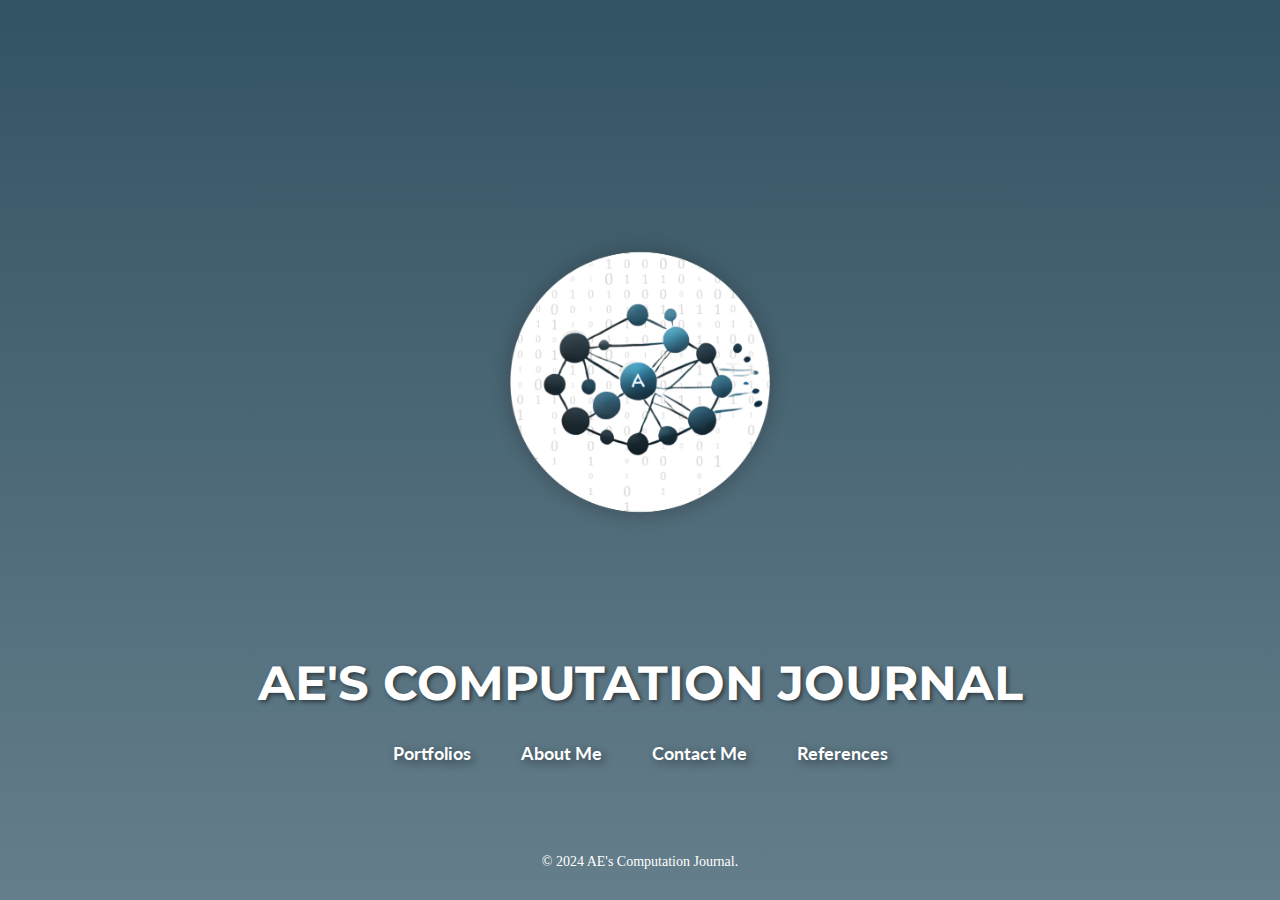
<file: index.html>
<!DOCTYPE html>
<html lang="en">
<head>
    <meta charset="UTF-8">
    <meta name="viewport" content="width=device-width, initial-scale=1.0">
    <link rel="icon" href="Logo.png">
    <title>HOME PAGE / AE'S COMPUTATION JOURNAL</title>
    <link href="https://fonts.googleapis.com/css2?family=Montserrat:wght@700&family=Lato:wght@400&display=swap" rel="stylesheet">
    <style>
        body {
            margin: 0;
            padding: 0;
            font-family: 'Montserrat', sans-serif;
            text-align: center;
            background: linear-gradient(to bottom, #325364, #FFFFFF);
            background-size: 400% 400%; 
            background-attachment: fixed;
            color: #FFFFFF;
            display: flex;
            align-items: center;
            min-height: 100vh;
            justify-content: center;
            overflow-y: hidden;
            overflow-x: hidden;
        }
        .logo {
            margin-bottom: 20px;
        }
        .logo img {
            width: 350px;
            height: auto;
            border-radius: 10%;
        }
        .title {
            font-size: 48px;
            font-weight: bold;
            margin-top: 10px;
            text-shadow: 2px 2px 4px rgba(0, 0, 0, 0.5);
        }
        .nav {
            font-family: 'Lato', sans-serif;
            margin-top: 30px;
            display: flex;
            justify-content: center;
            gap: 50px;
        }
        .nav a {
            text-decoration: none;
            font-size: 18px;
            font-weight: bold;
            color: #ffffff;
            text-shadow: 3px 3px 8px rgba(15, 15, 15, 0.5);
            border-bottom: 2px solid transparent;
            transition: color 0.3s, border-bottom 0.3s;
        }
        .nav a:hover {
            color: #1da4d5;
            border-bottom: 2px solid #1da4d5;
        }
        footer {
            font-family: 'Times New Roman', Times, serif;
            position: absolute;
            bottom: 20px;
            width: 100%;
            text-align: center;
            font-size: 14px;
            color: #ffffff;
            margin-top: auto;
            padding: 10px 0;
        }
    </style>
</head>
<body>
    <div class="container">
        <div class="logo">
            <img src="Logo.png" alt="AE Computation Journal Logo">
        </div>
        <div class="title">
            AE'S COMPUTATION JOURNAL
        </div>
        <div class="nav">
            <a href="Portfolios.html">Portfolios</a>
            <a href="About me.html">About Me</a>
            <a href="Contact me.html">Contact Me</a>
            <a href="References.html">References</a>
        </div>
    </div>
    <footer>
        &copy; 2024 AE's Computation Journal.
    </footer>
</body>
</html>
</file>
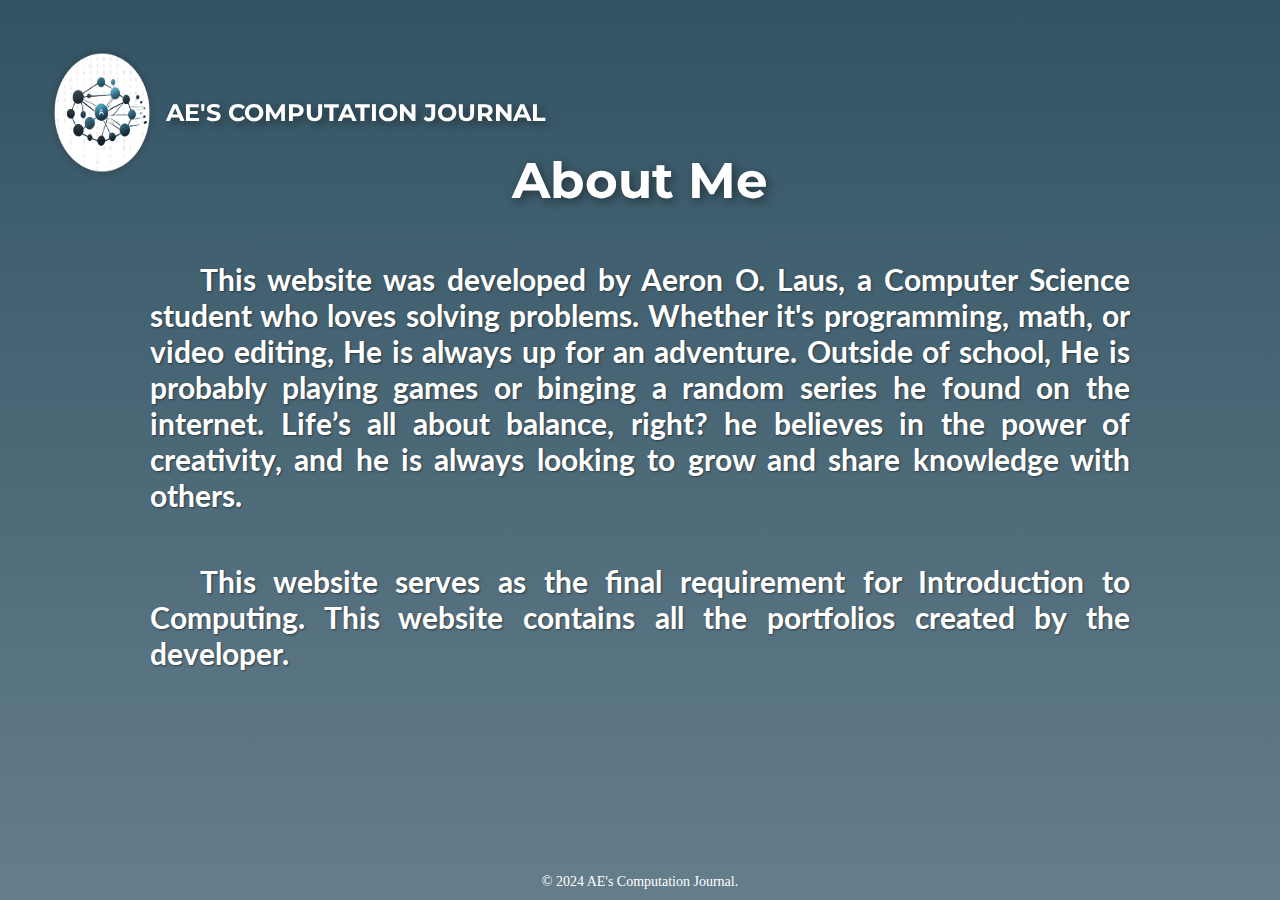
<file: About me.html>
<!DOCTYPE html>
<html lang="en">

<head>
    <meta charset="UTF-8">
    <meta name="viewport" content="width=device-width, initial-scale=1.0">
    <link rel="icon" href="Logo.png">
    <title>ABOUT ME</title>
    <link href="https://fonts.googleapis.com/css2?family=Montserrat:wght@700&family=Lato:wght@400&display=swap" rel="stylesheet">
    <link rel="stylesheet" href="pageFormat.css">
    <style>
        p {
            font-family: 'Lato', sans-serif;
            text-indent: 50px;
            font-size: 30px;
            color: #ffffff;
            text-shadow: 1px 1px 2px rgba(15, 15, 15, 0.5);
            font-weight: bold;
            text-align: justify;
            margin-left: 150px;
            margin-right: 150px;
            margin-top: 50px;
        }
    </style>
</head>
<body>
    
    <div class="logo">
    <a href="index.html">
        <img src="Logo.png" alt="Logo">
    </a>
        <span>AE'S COMPUTATION JOURNAL</span>
    </div>

    <div class="title">About Me</div>
    
    <p>This website was developed by Aeron O. Laus, a Computer Science student who loves solving problems. 
        Whether it's programming, math, or video editing, He is always up for an adventure. Outside of school, 
        He is probably playing games or binging a random series he found on the internet. Life’s all about balance, 
        right? he believes in the power of creativity, and he is always looking to grow and share knowledge with others.
    </p>
    <p>This website serves as the final requirement for Introduction to Computing. This website contains all the portfolios created by the developer.</p>

    <footer>
        &copy; 2024 AE's Computation Journal.
    </footer>
</body>
</html>
</file>
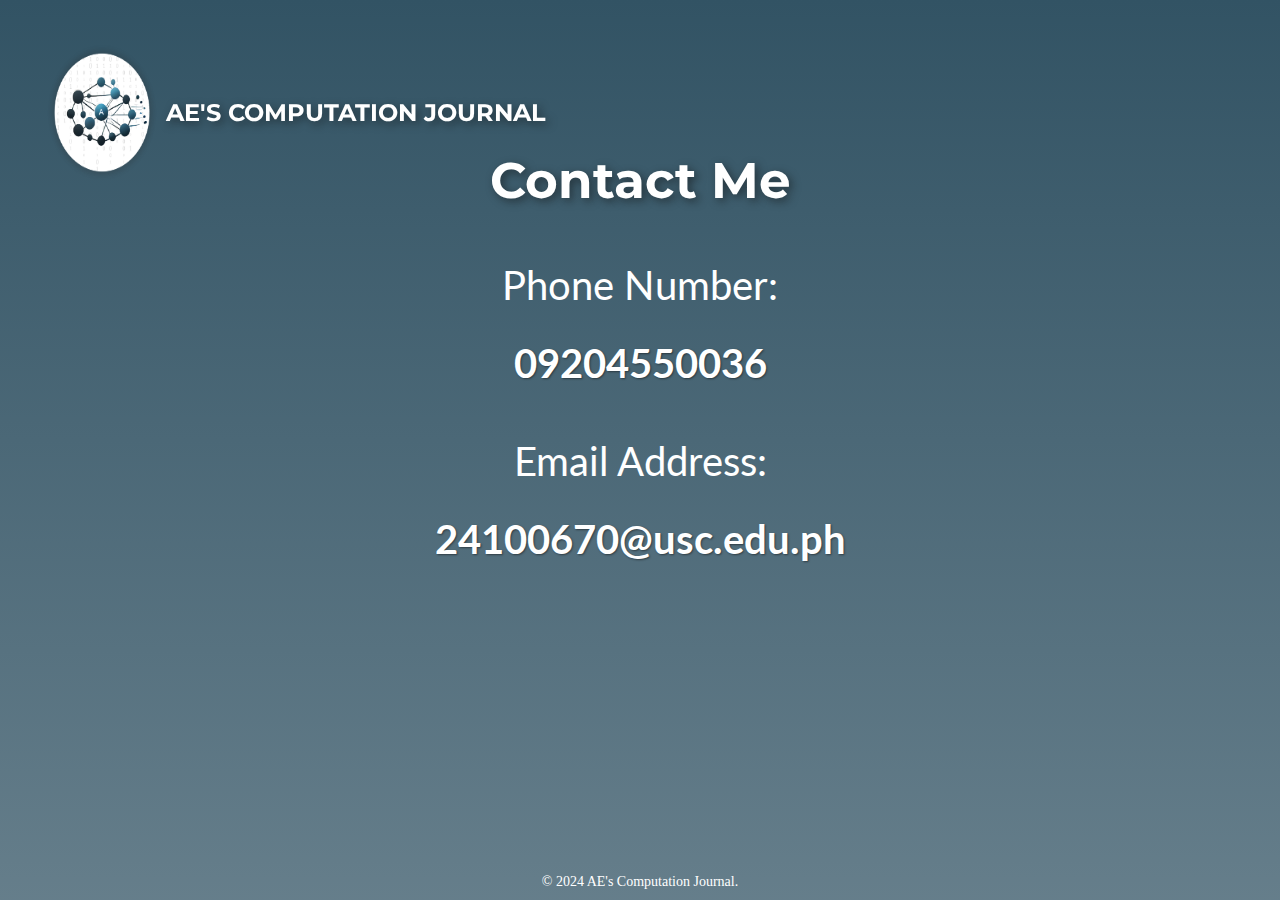
<file: Contact me.html>
<!DOCTYPE html>
<html lang="en">

<head>
    <meta charset="UTF-8">
    <meta name="viewport" content="width=device-width, initial-scale=1.0">
    <link rel="icon" href="Logo.png">
    <title>CONTACT ME</title>
    <link href="https://fonts.googleapis.com/css2?family=Montserrat:wght@700&family=Lato:wght@400&display=swap" rel="stylesheet">
    <link rel="stylesheet" href="pageFormat.css">
    <style>
        .contacts {
            margin-top: 50px;
            font-family: 'Lato', sans-serif;
            color: #ffffff;
            font-size: 40px;
        }
        .detail {
            margin-top: 30px;
            font-family: 'Lato', sans-serif;
            color: #ffffff;
            text-shadow: 1px 1px 2px rgba(15, 15, 15, 0.5);
            font-weight: bold;
            font-size: 40px
        }
    </style>
</head>
<body>
    
    <div class="logo">
    <a href="index.html">
        <img src="Logo.png" alt="Logo">
    </a>
        <span>AE'S COMPUTATION JOURNAL</span>
    </div>

    <div class="title">Contact Me</div>

    <div class="contacts">Phone Number:</div>
    <div class="detail">09204550036</div>
    <div class="contacts">Email Address:</div>
    <div class="detail">24100670@usc.edu.ph</div>

    <footer>
        &copy; 2024 AE's Computation Journal.
    </footer>
</body>
</html>
</file>
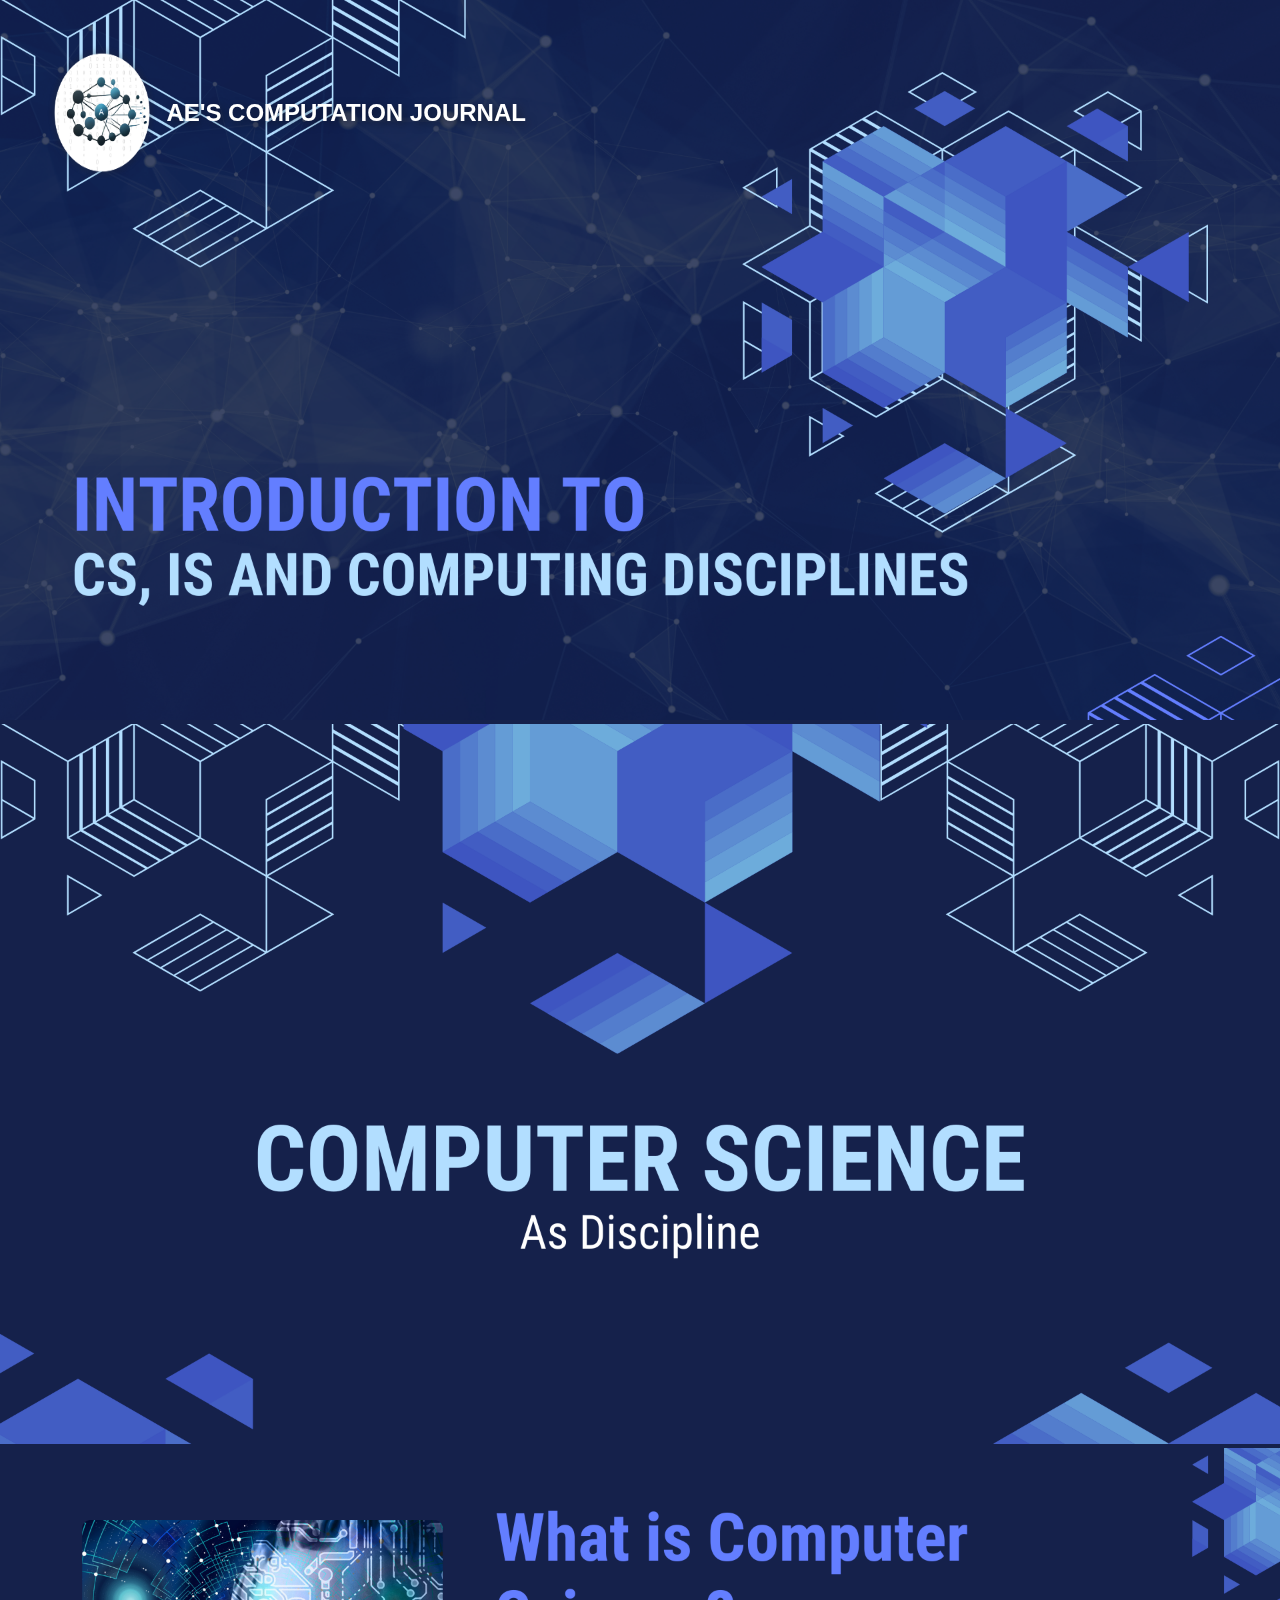
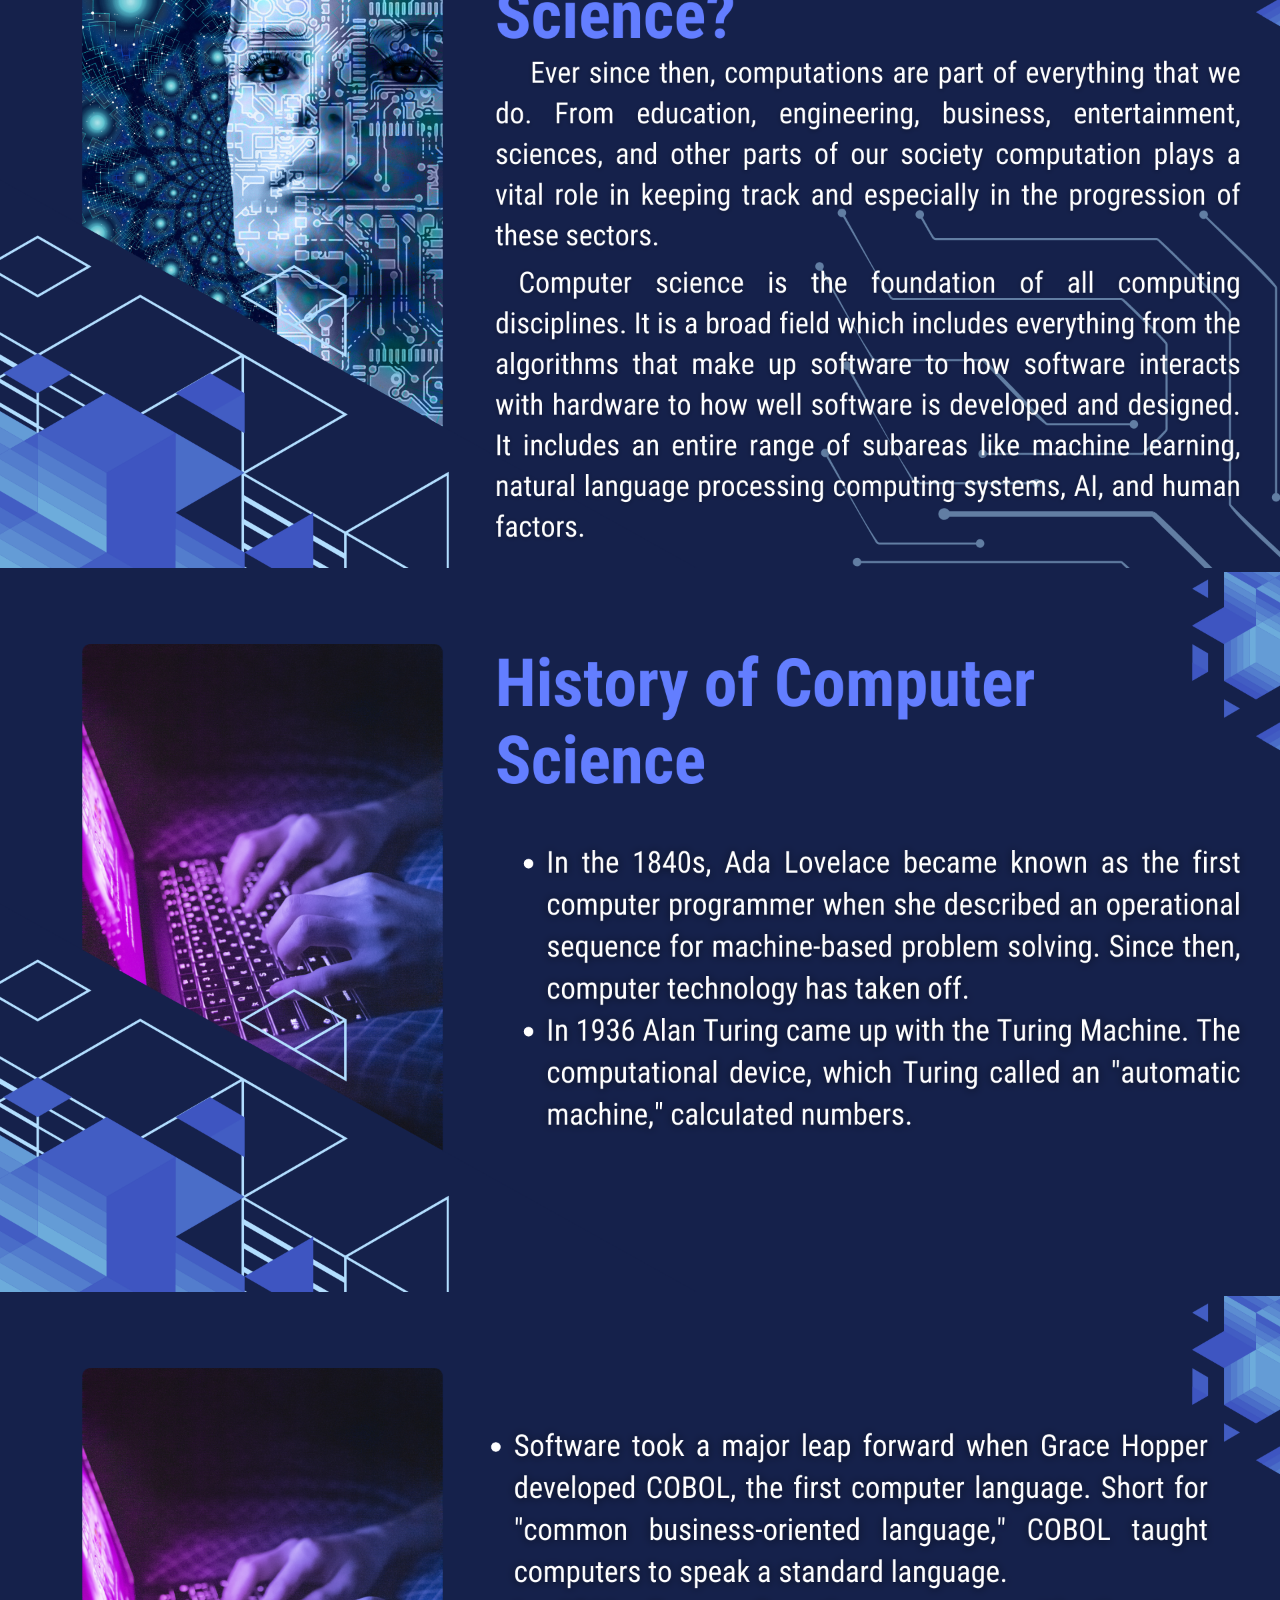
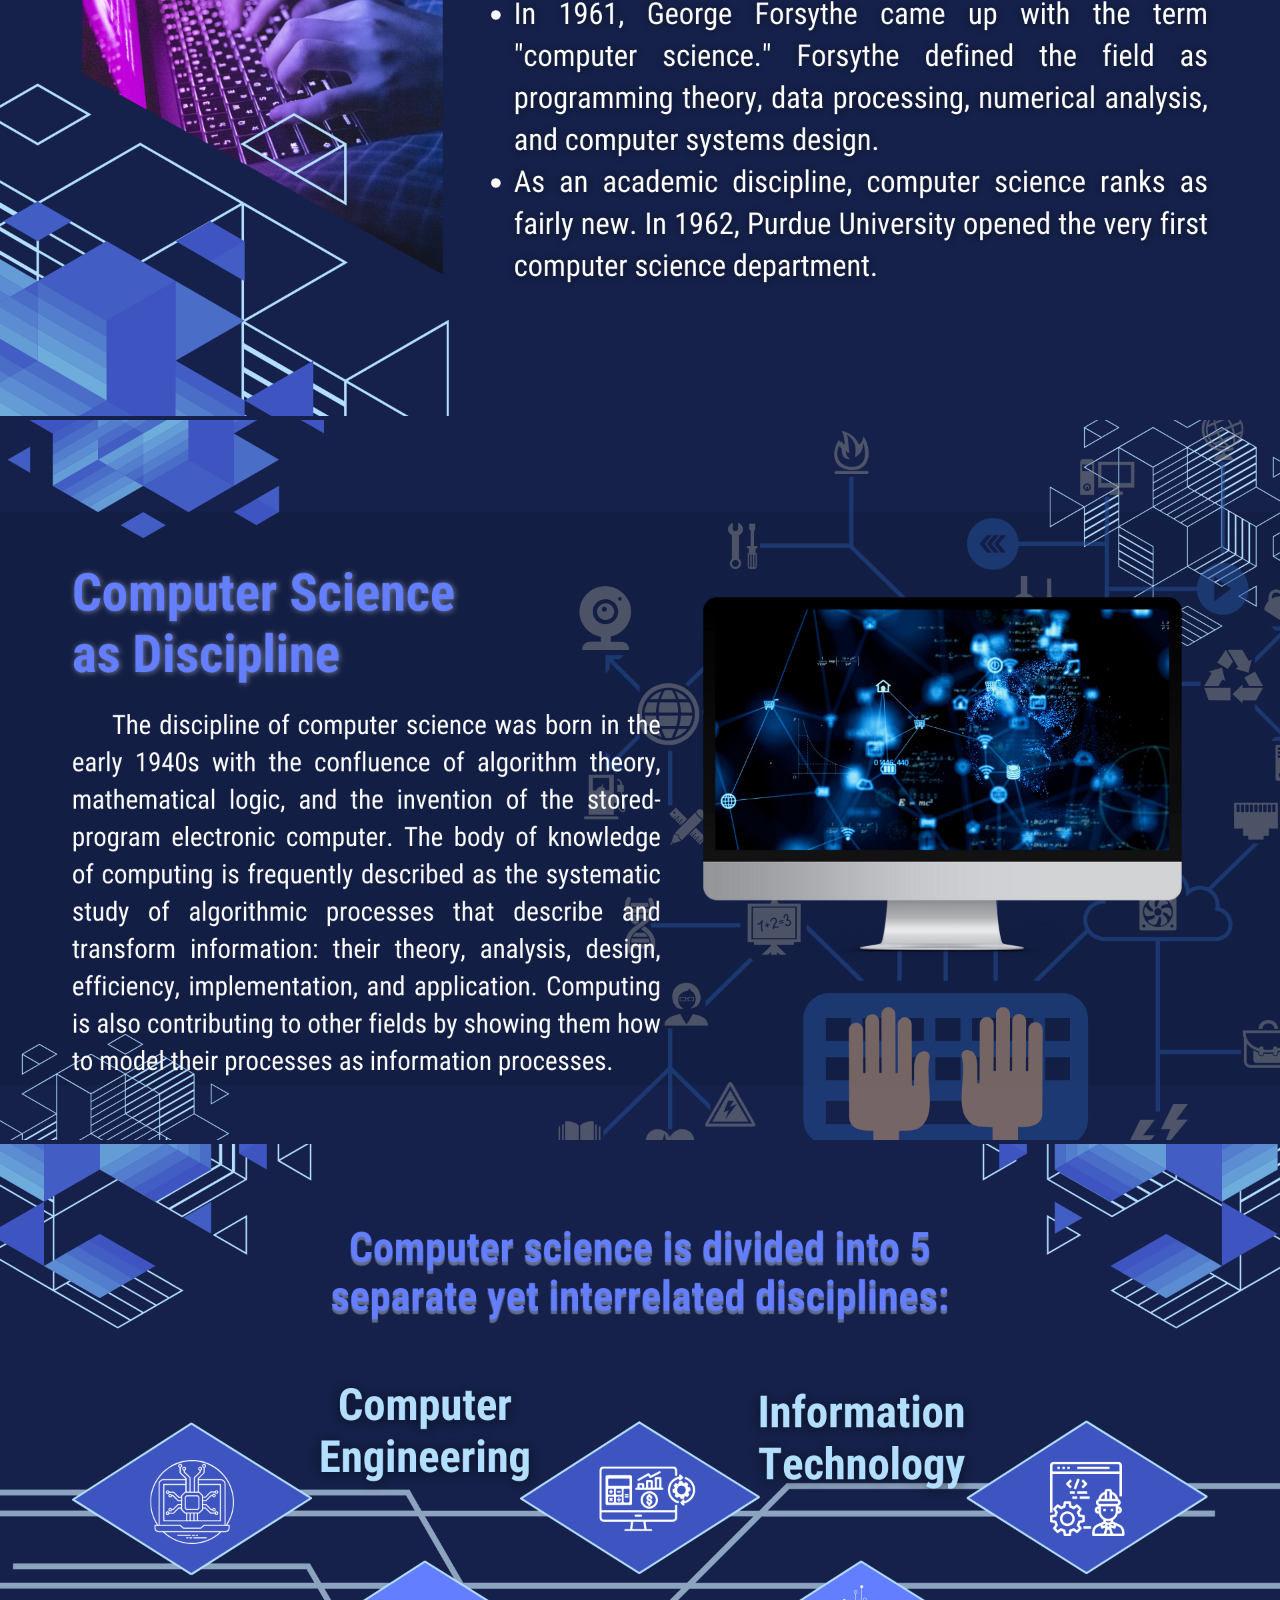
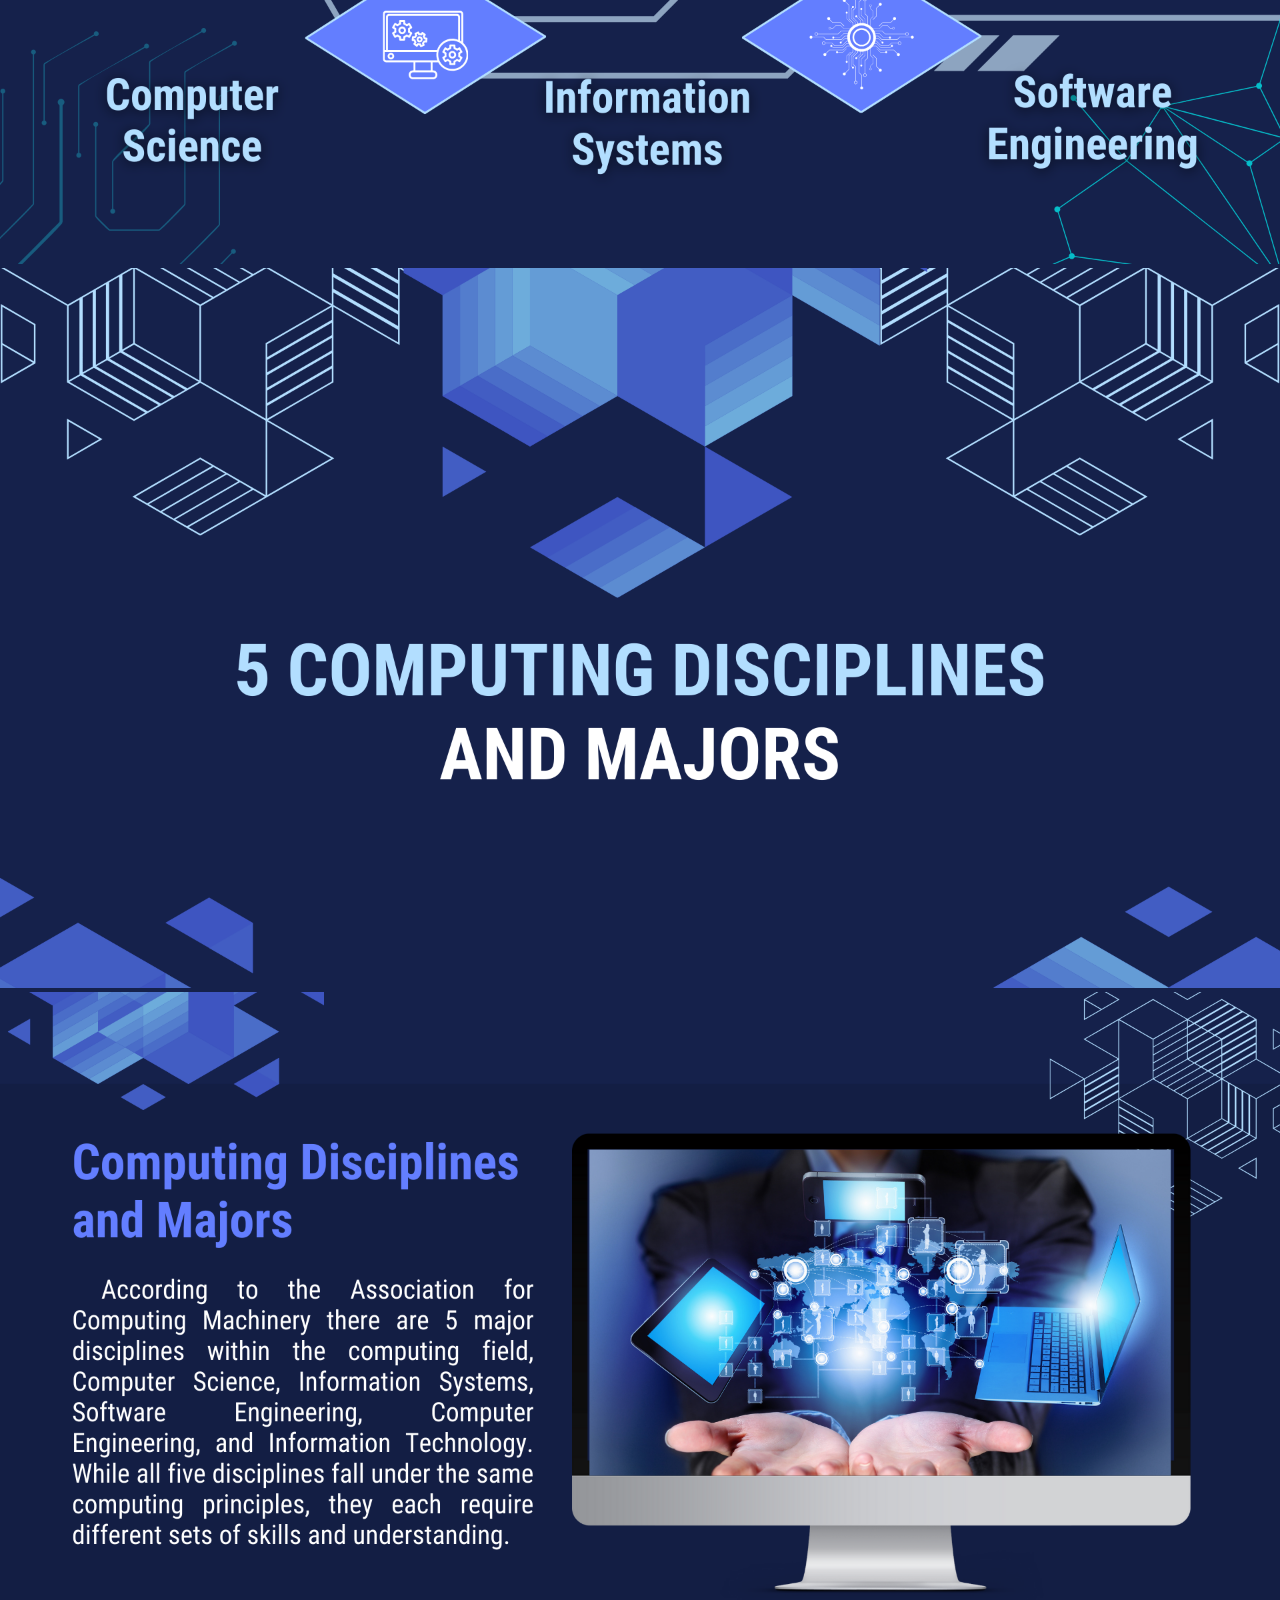
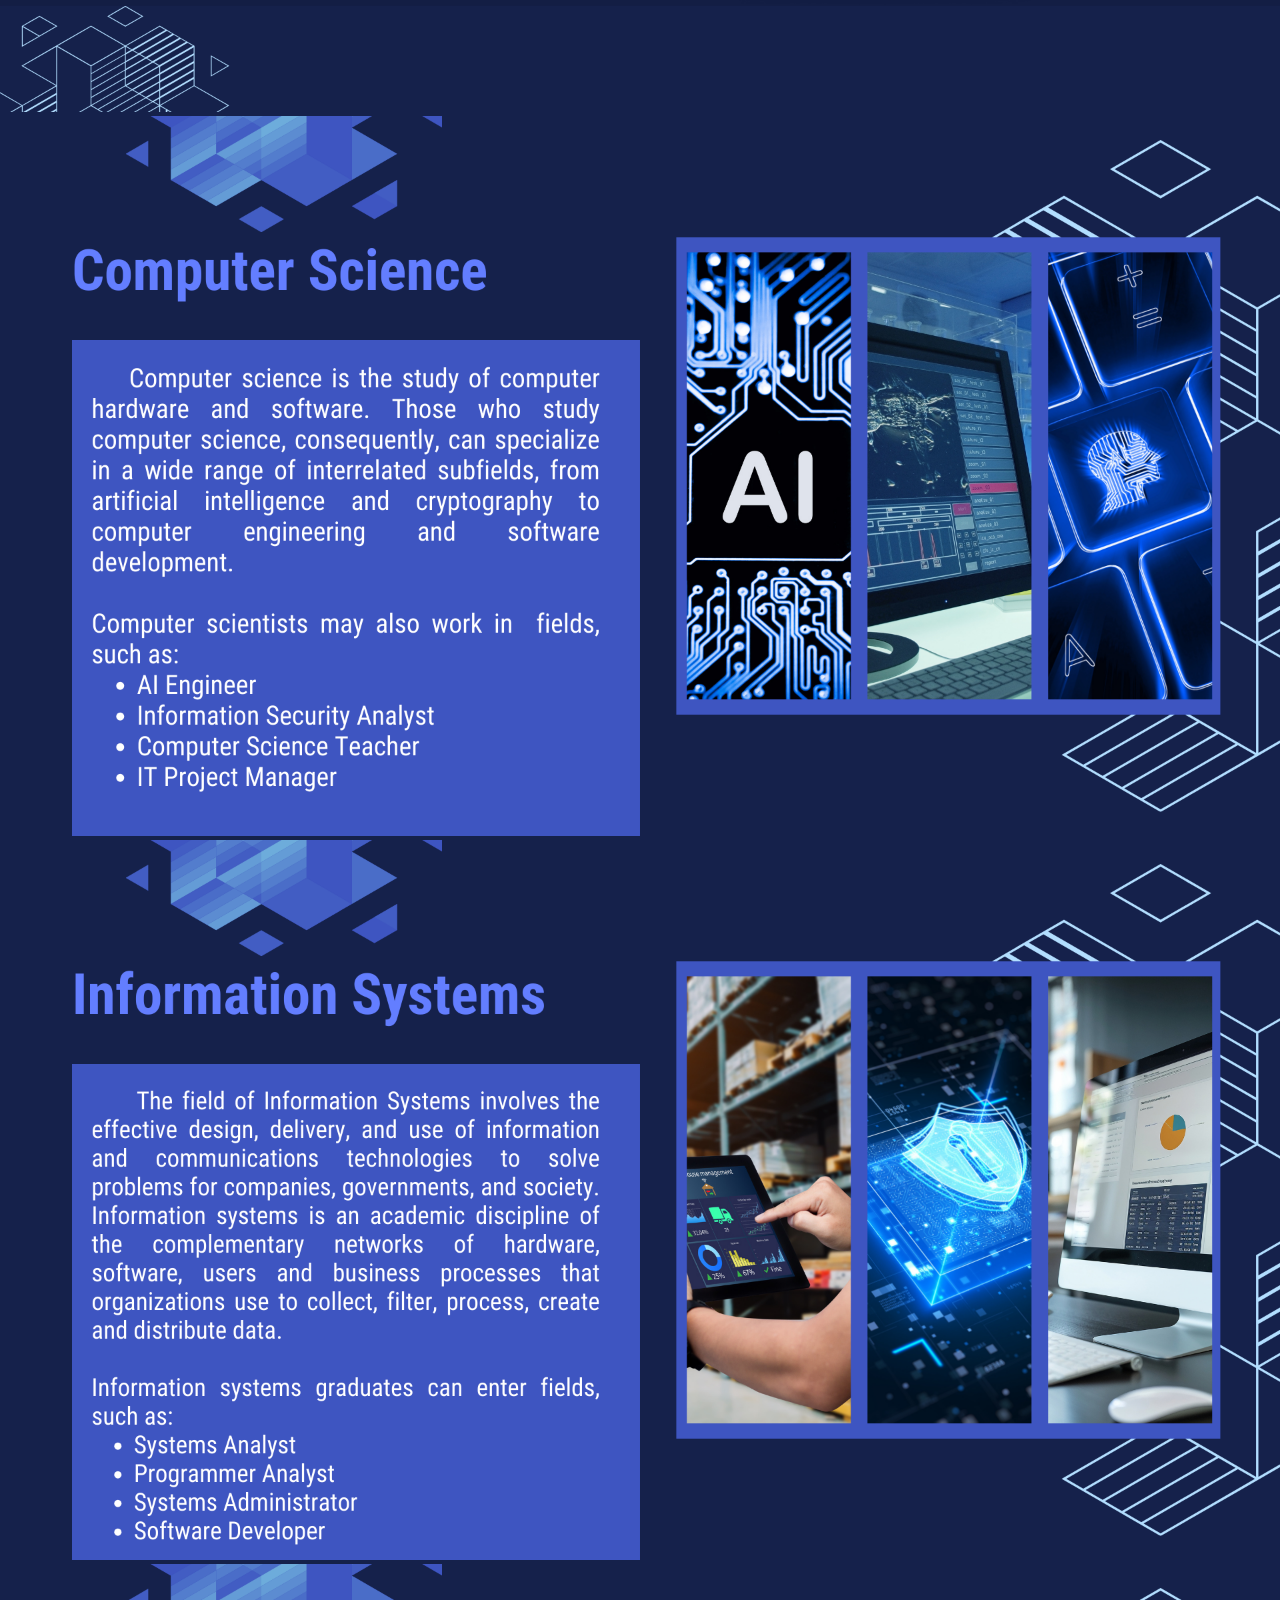
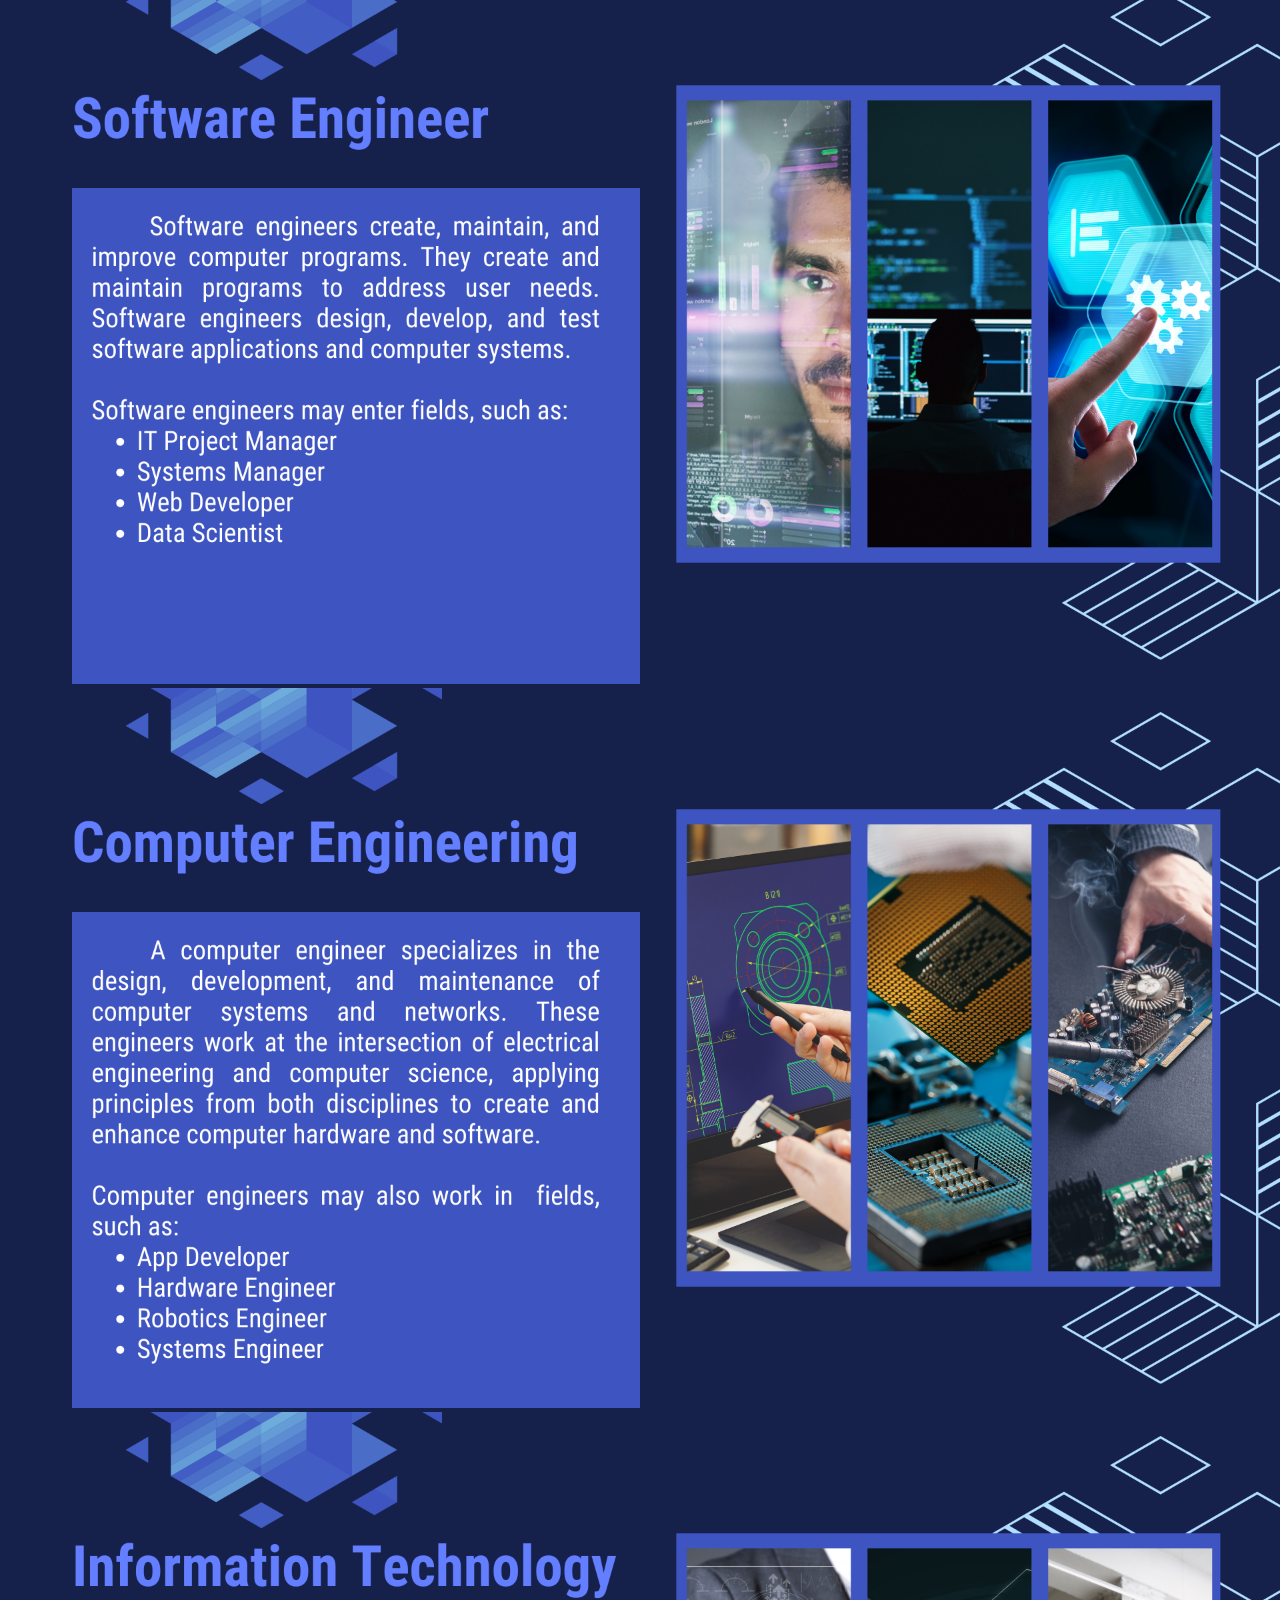
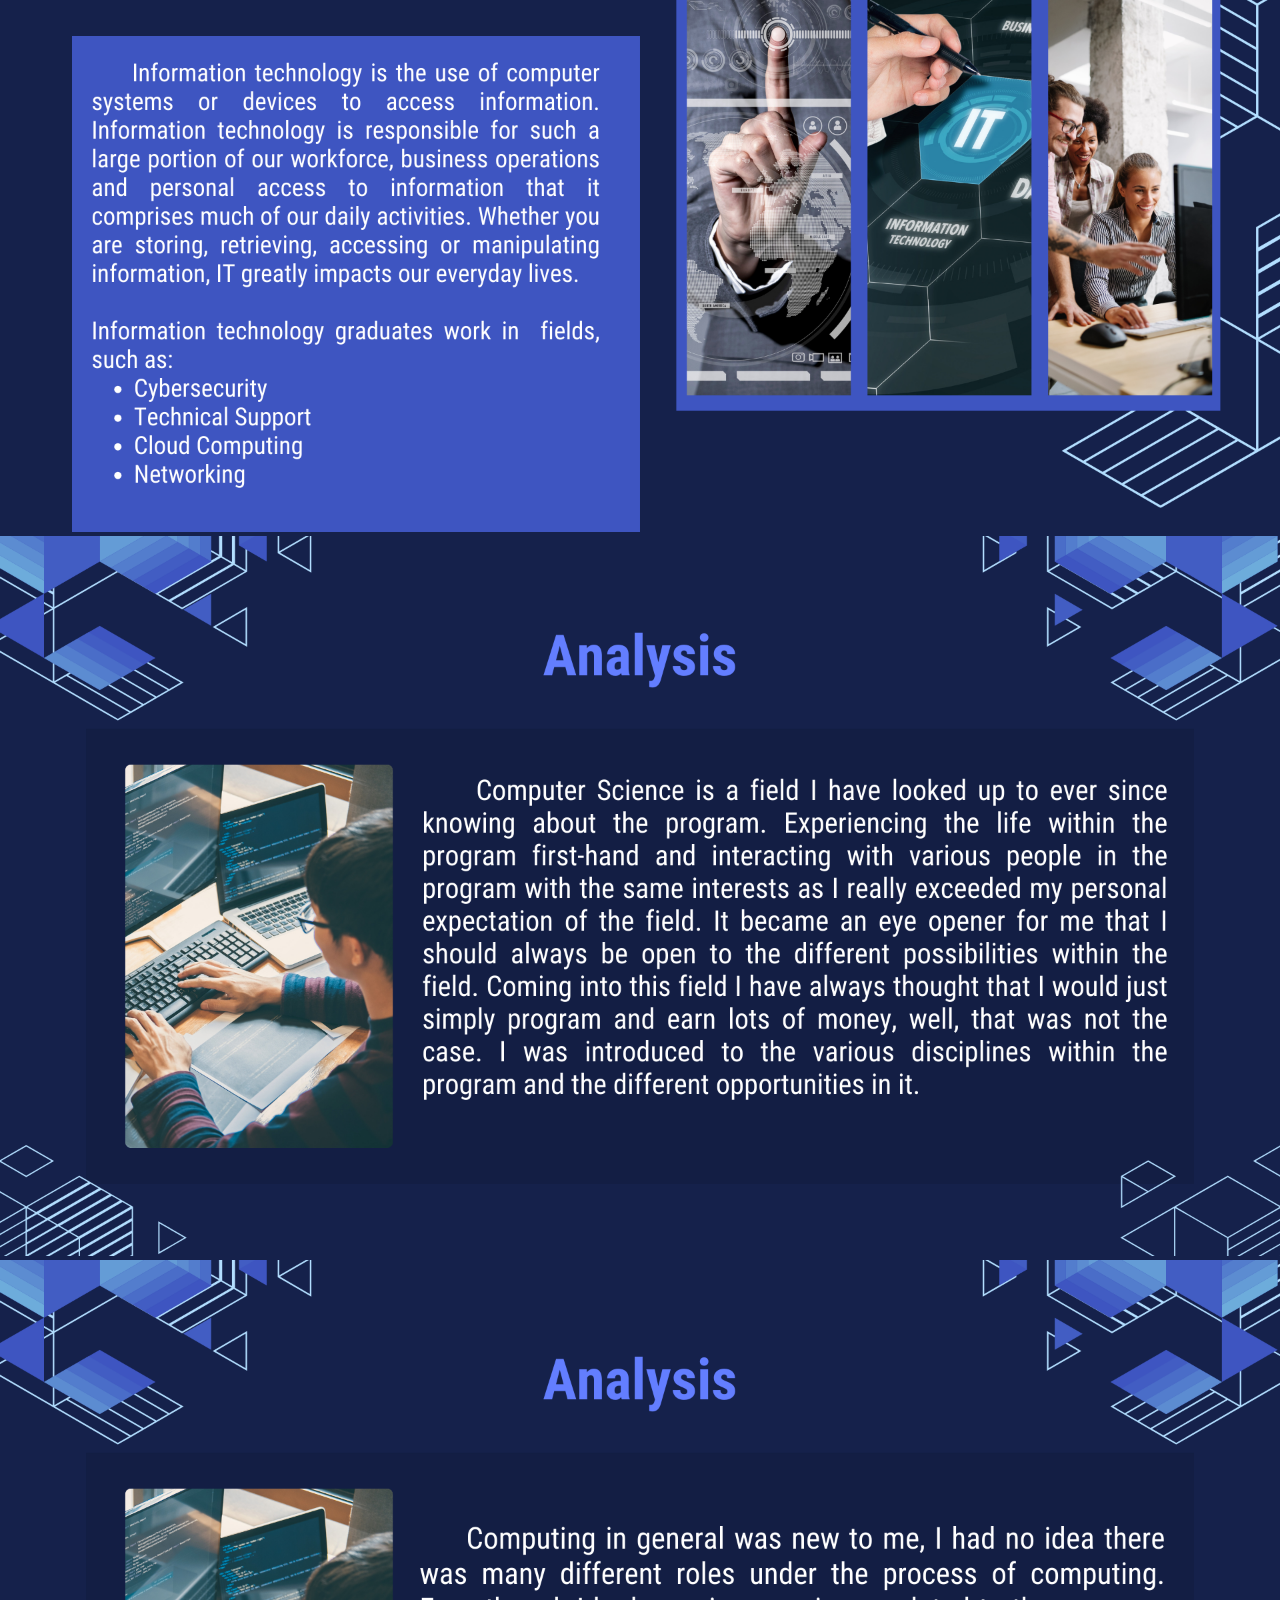
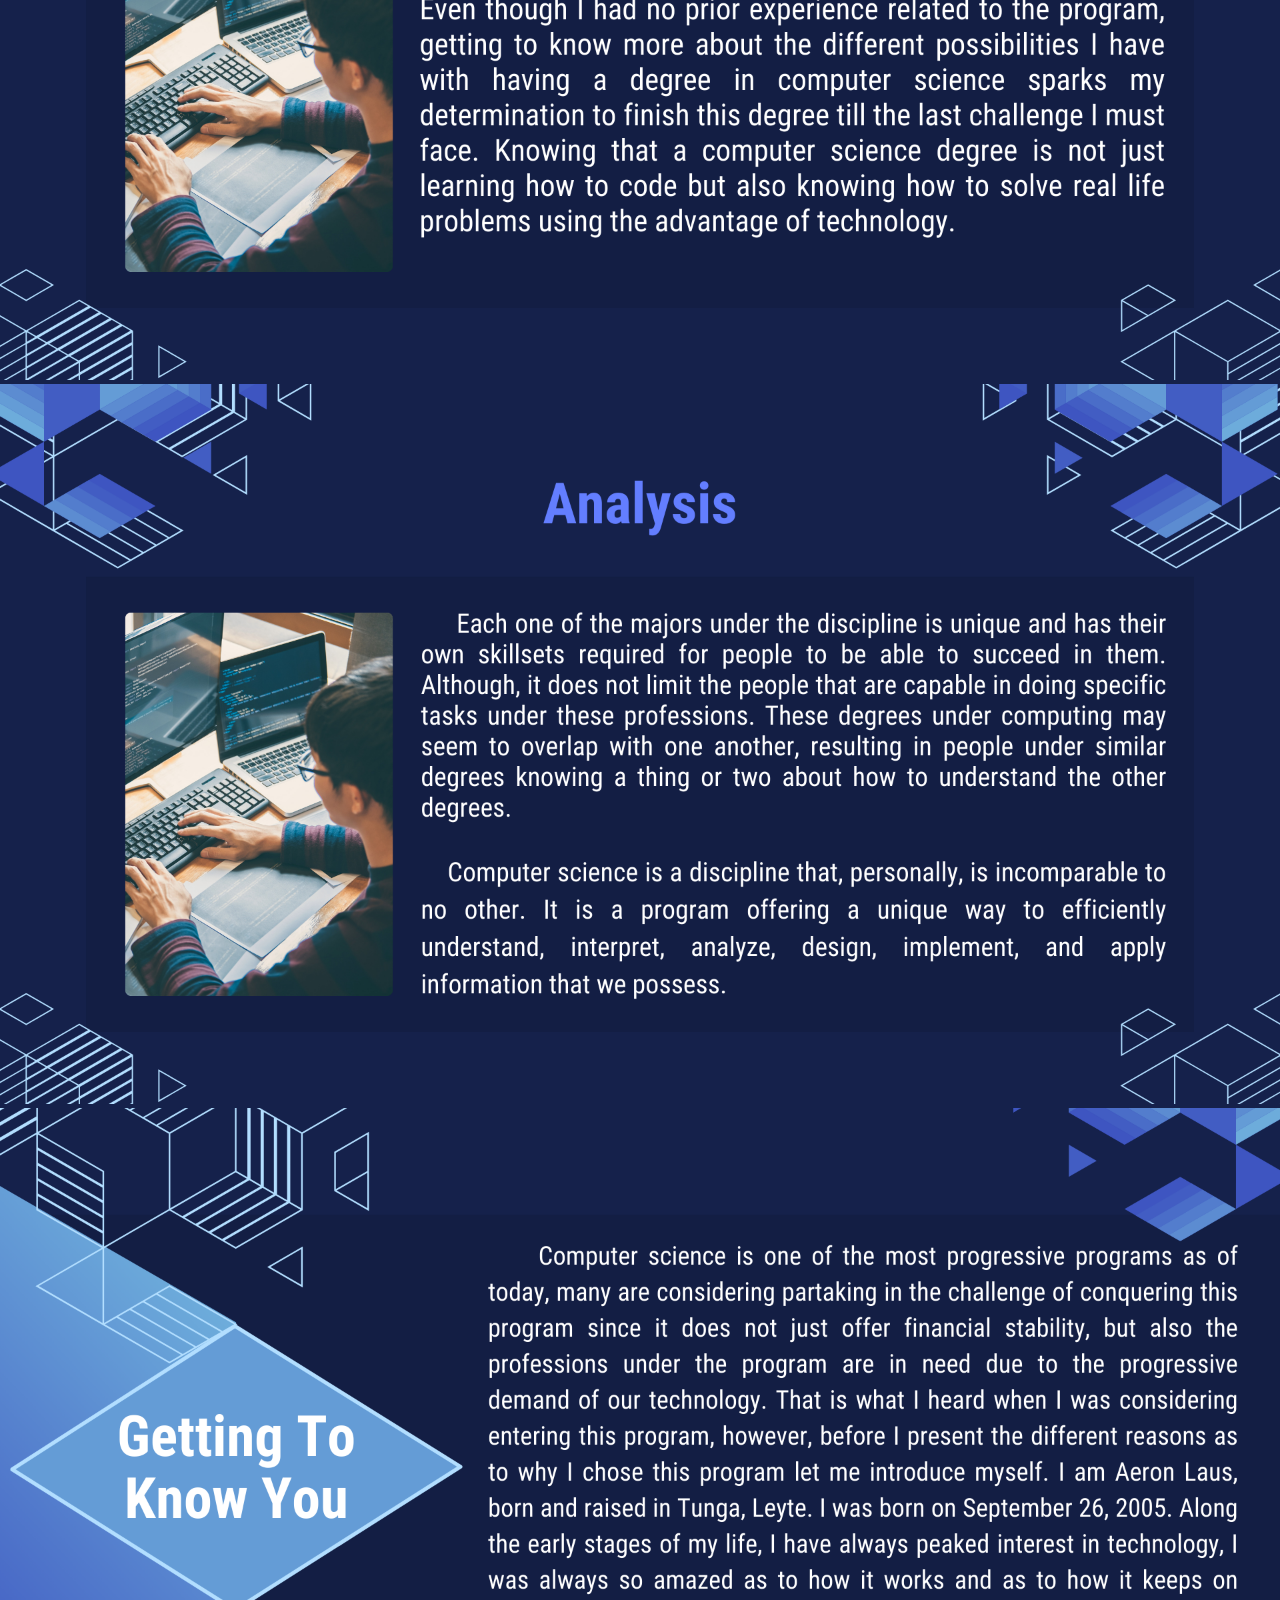
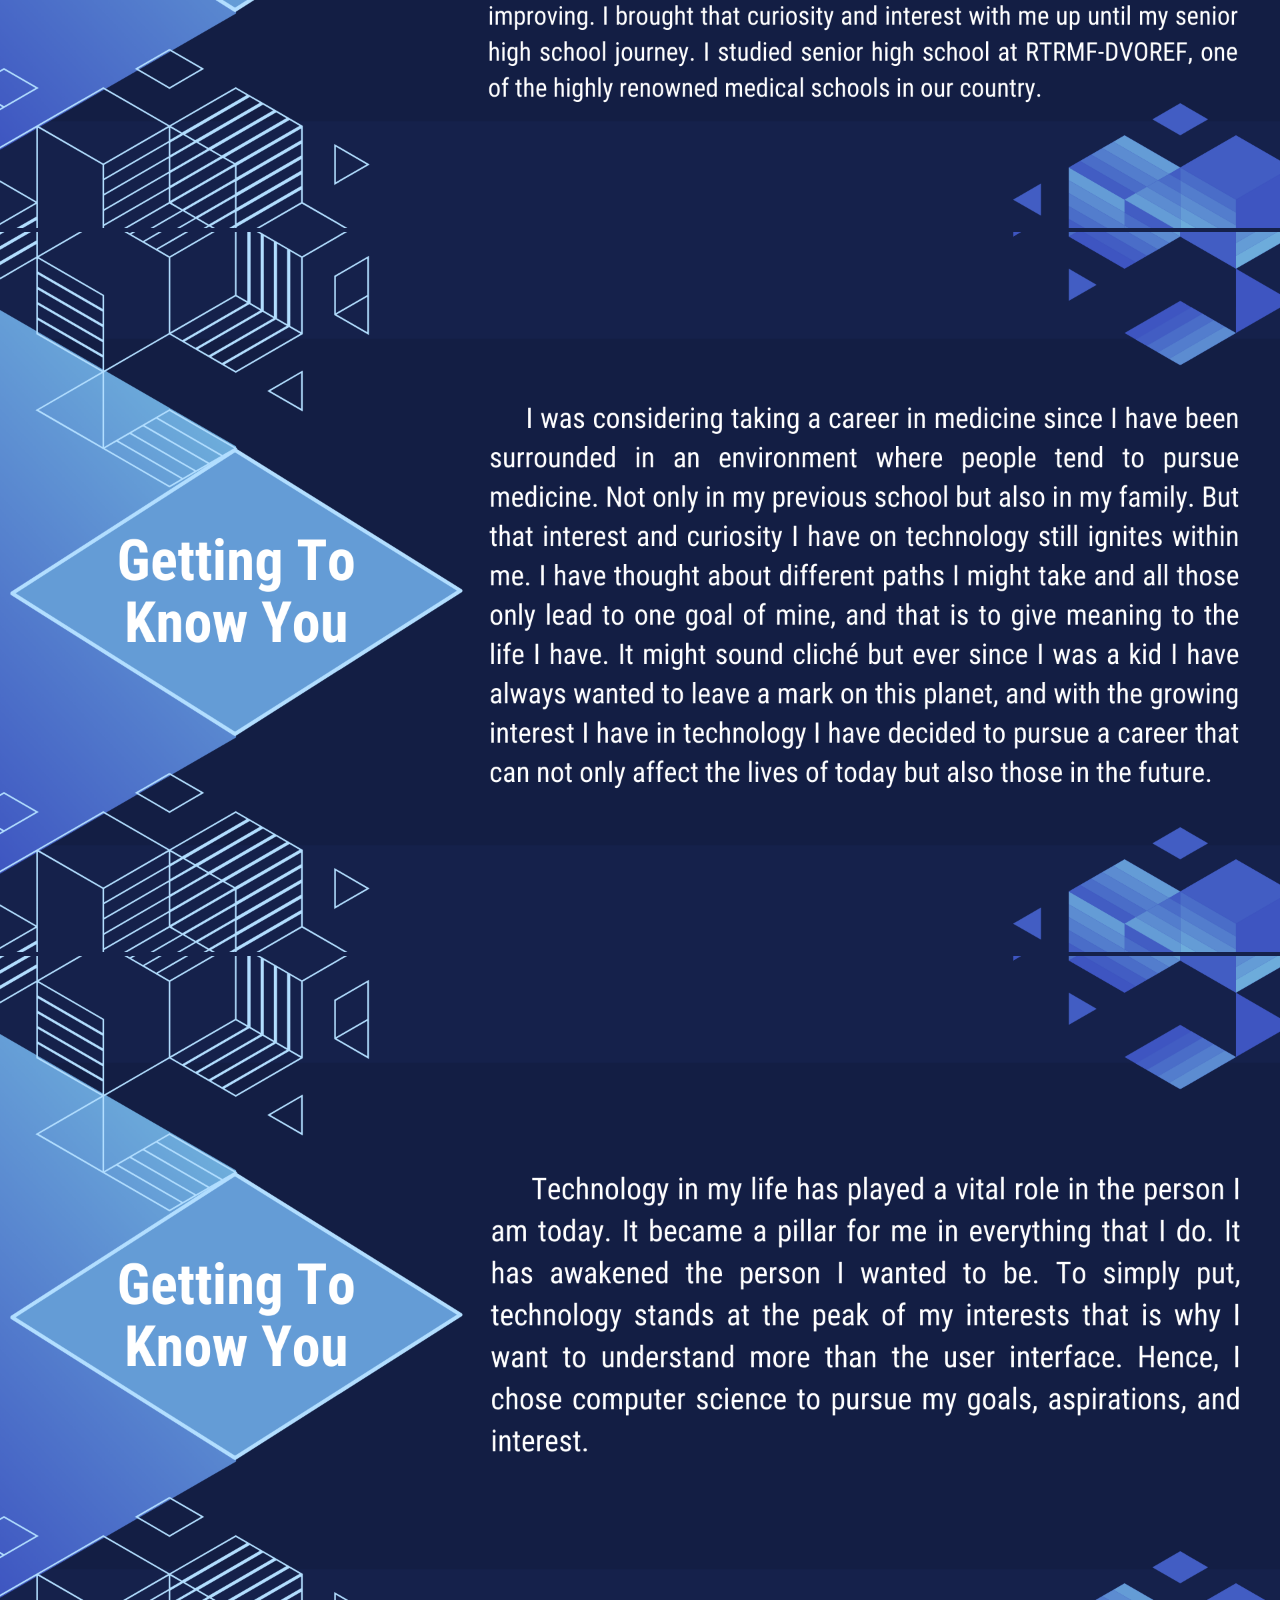
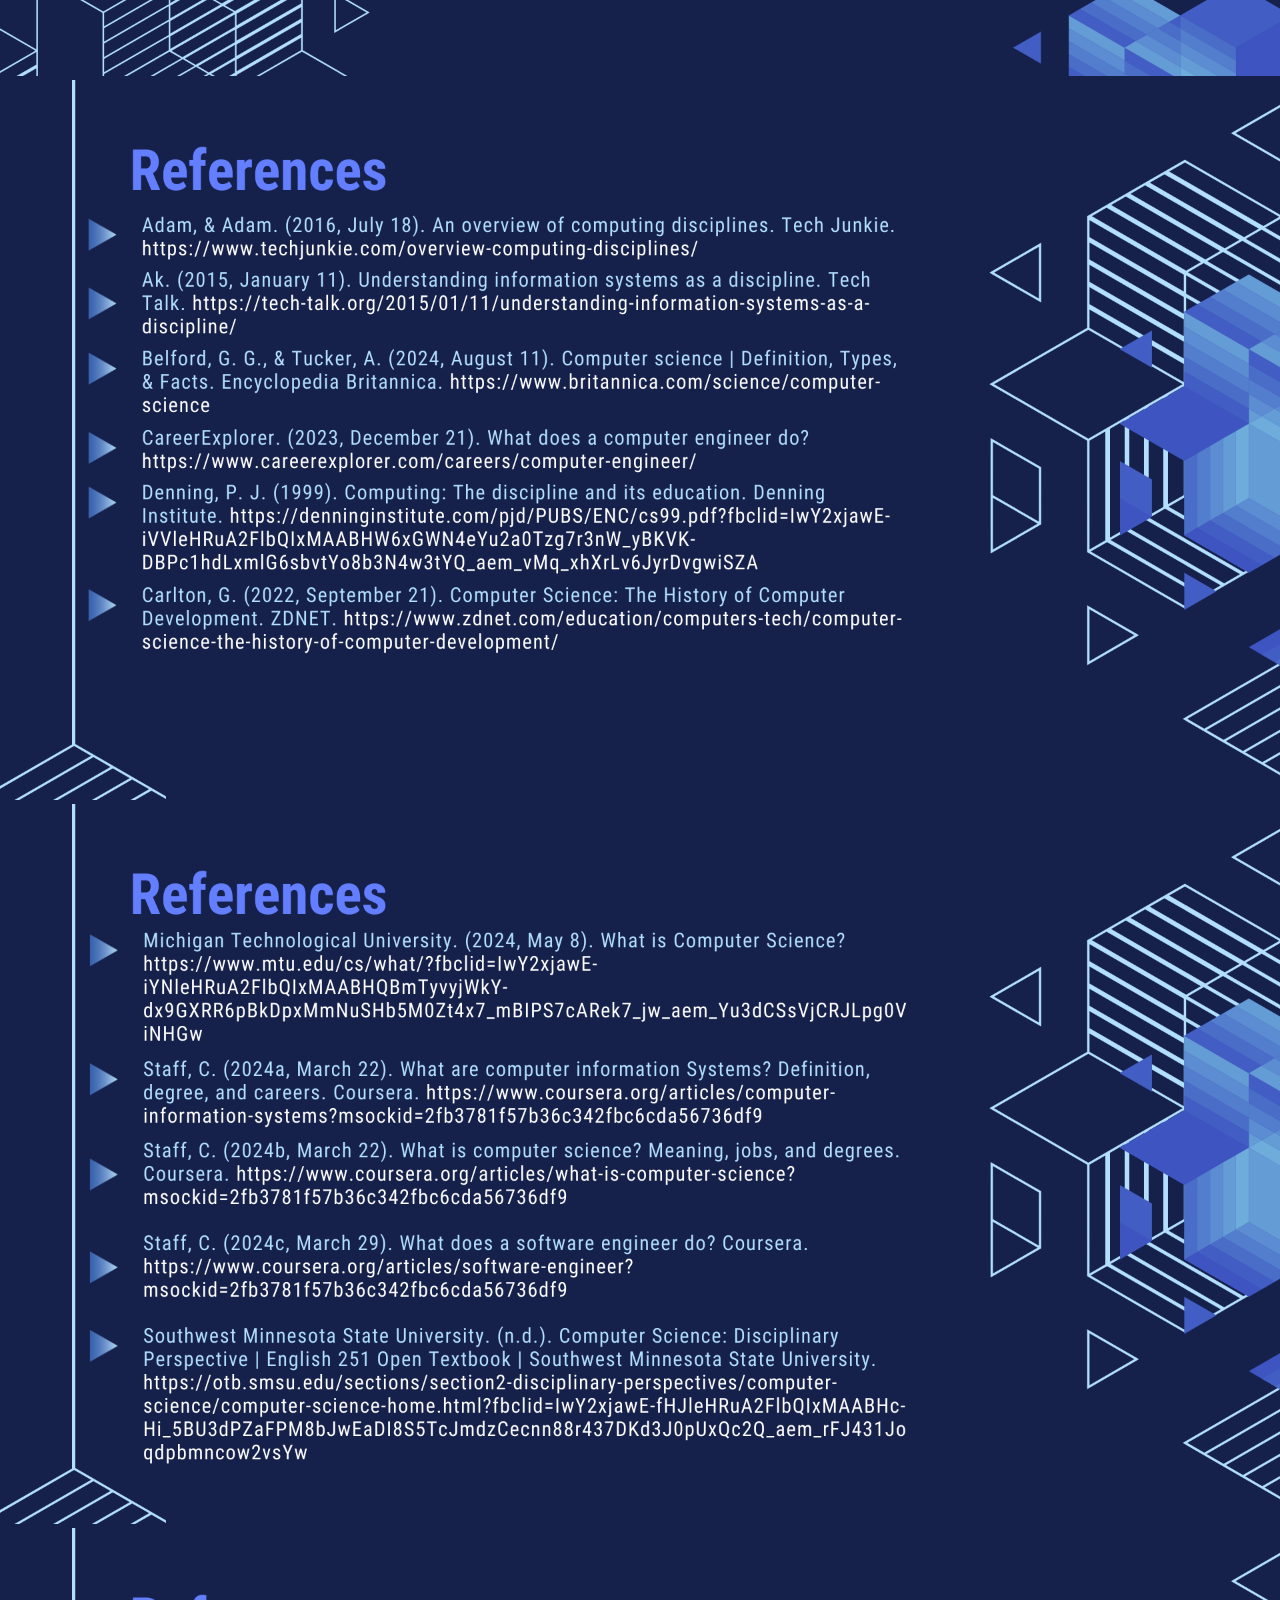
<file: P1.html>
<!DOCTYPE html>
<html lang="en">
    <head>
        <meta charset="utf-8">
        <title>COMPUTER SCIENCE AS DISCIPLINE, COMPUTING DISCIPLINES AND MAJORS</title>
        <link rel="icon" href="Logo.png">
        <link rel="stylesheet" href="portfolioPageStyle.css">
        <style>
            body {
                background: #15214b;
            }
        </style>
    </head>
    <body>
        <div class="logo">
        <a href="Portfolios.html">
            <img src="Logo.png" alt="Logo">
        </a>
            <span>AE'S COMPUTATION JOURNAL</span>
        </div>
        
        <div class="container">
            <div class="slides">
                <img src="1.1.png">
            </div>
            <div class="slides">
                <img src="1.2.png">
            </div>
            <div class="slides">
                <img src="1.3.png">
            </div>
            <div class="slides">
                <img src="1.4.png">
            </div>
            <div class="slides">
                <img src="1.5.png">
            </div>
            <div class="slides">
                <img src="1.6.png">
            </div>
            <div class="slides">
                <img src="1.7.png">
            </div>
            <div class="slides">
                <img src="1.8.png">
            </div>
            <div class="slides">
                <img src="1.9.png">
            </div>
            <div class="slides">
                <img src="1.10.png">
            </div>
            <div class="slides">
                <img src="1.11.png">
            </div>
            <div class="slides">
                <img src="1.12.png">
            </div>
            <div class="slides">
                <img src="1.13.png">
            </div>
            <div class="slides">
                <img src="1.14.png">
            </div>
            <div class="slides">
                <img src="1.15.png">
            </div>
            <div class="slides">
                <img src="1.16.png">
            </div>
            <div class="slides">
                <img src="1.17.png">
            </div>
            <div class="slides">
                <img src="1.18.png">
            </div>
            <div class="slides">
                <img src="1.19.png">
            </div>
            <div class="slides">
                <img src="1.20.png">
            </div>
            <div class="slides">
                <img src="1.21.png">
            </div>
            <div class="slides">
                <img src="1.22.png">
            </div>
            <div class="slides">
                <img src="1.23.png">
            </div>
        </div>
    </body>
</html>
</file>
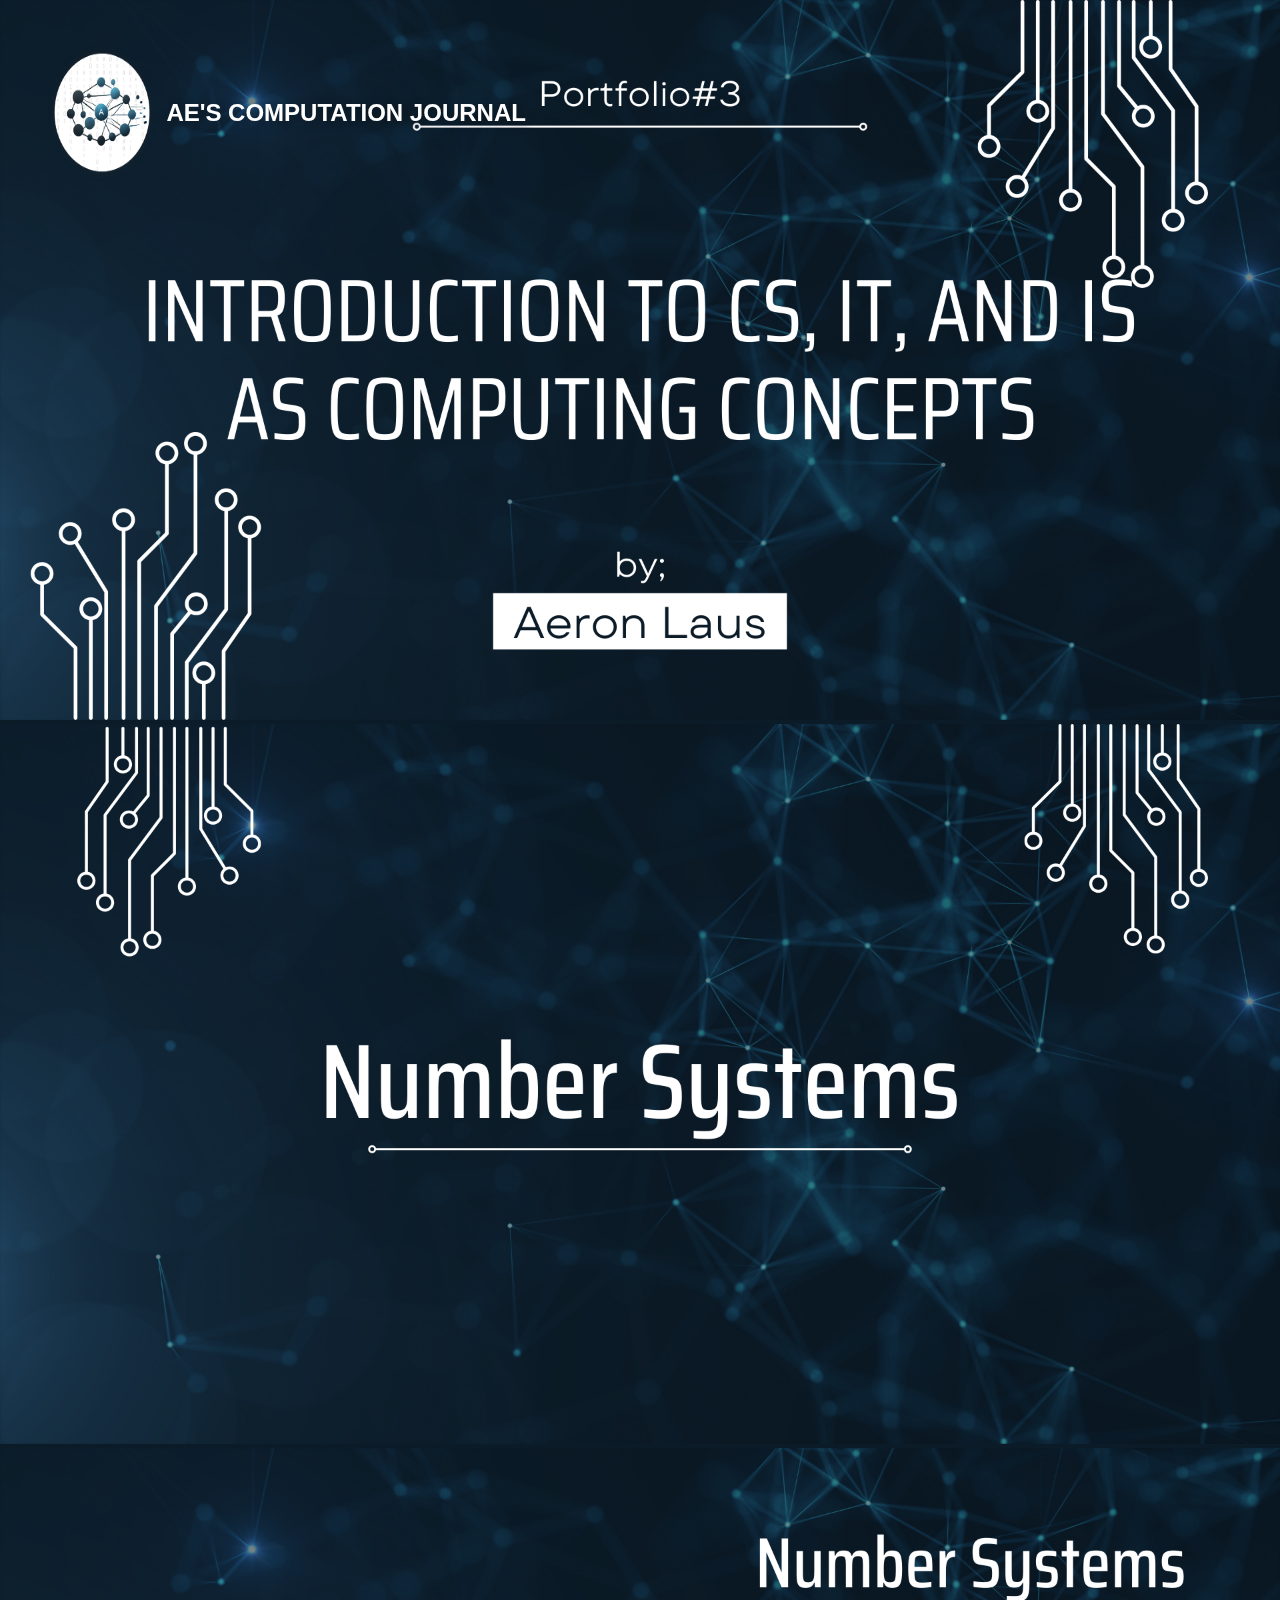
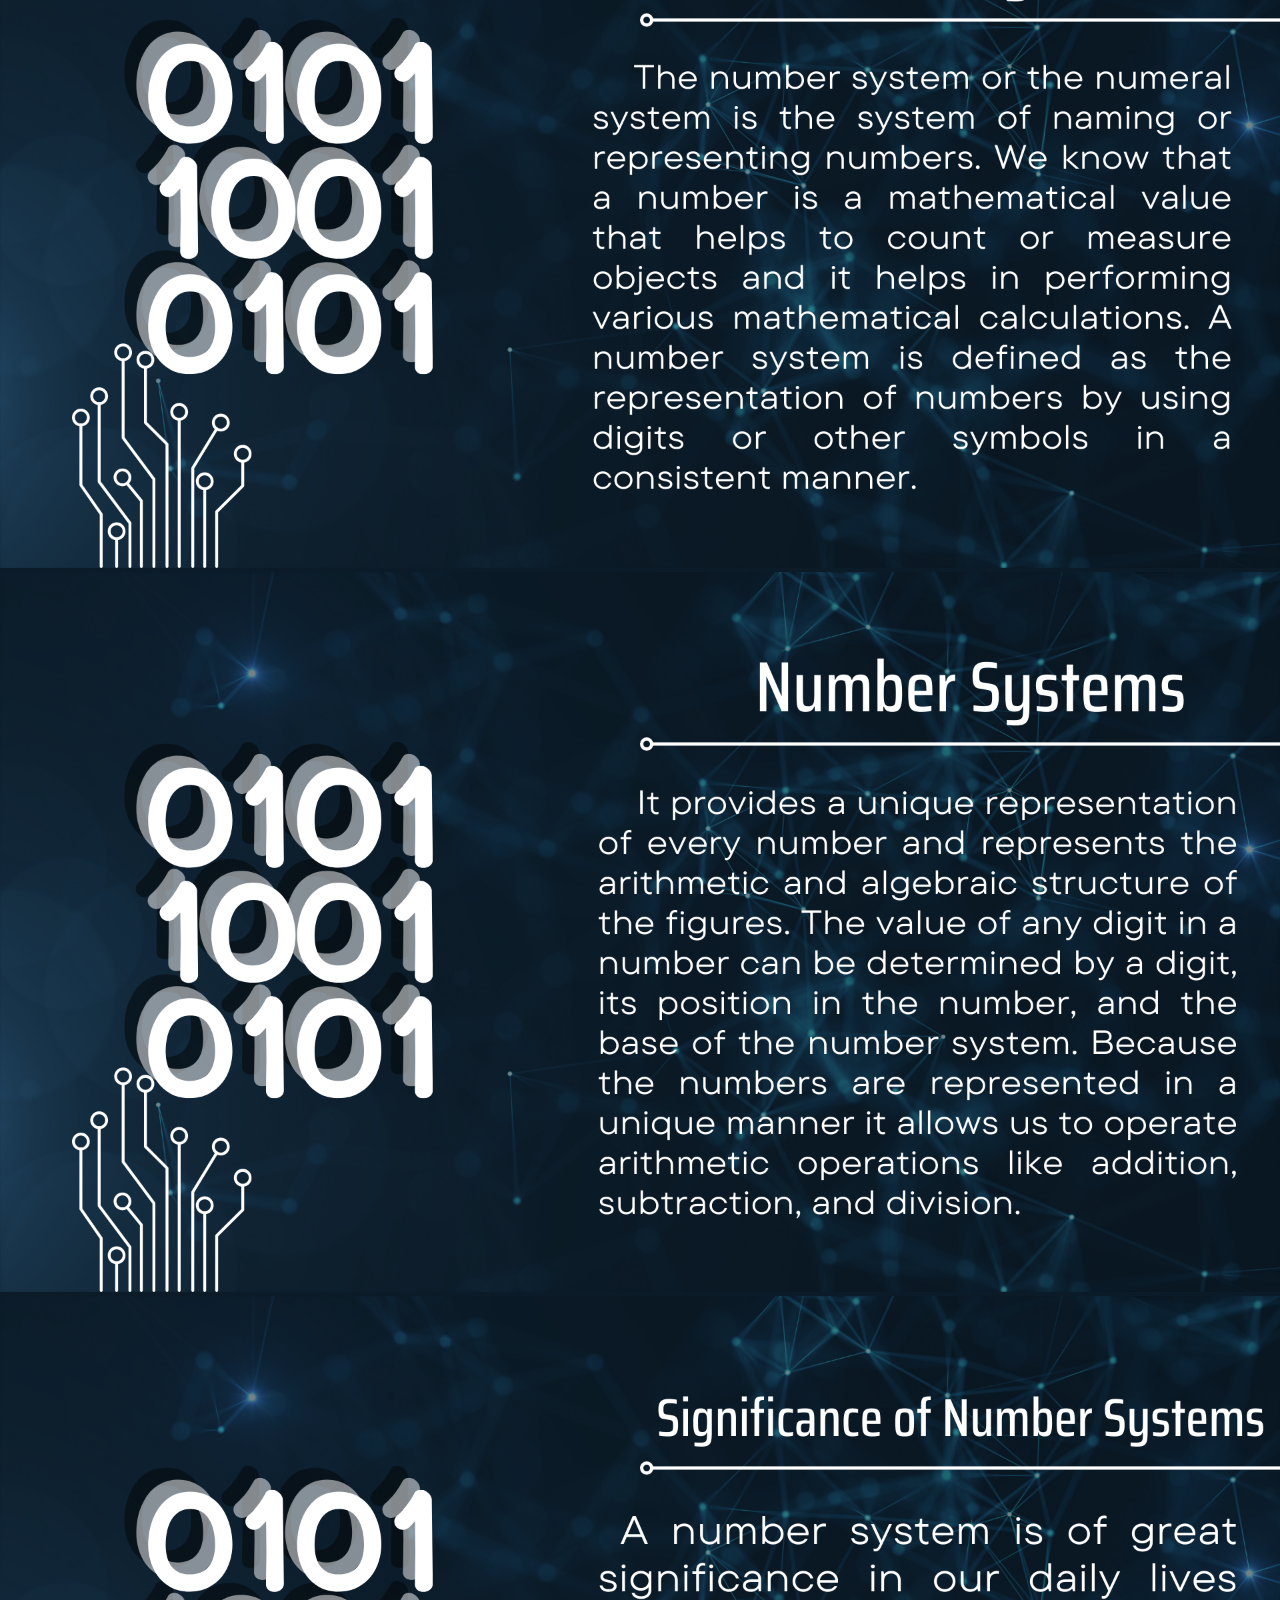
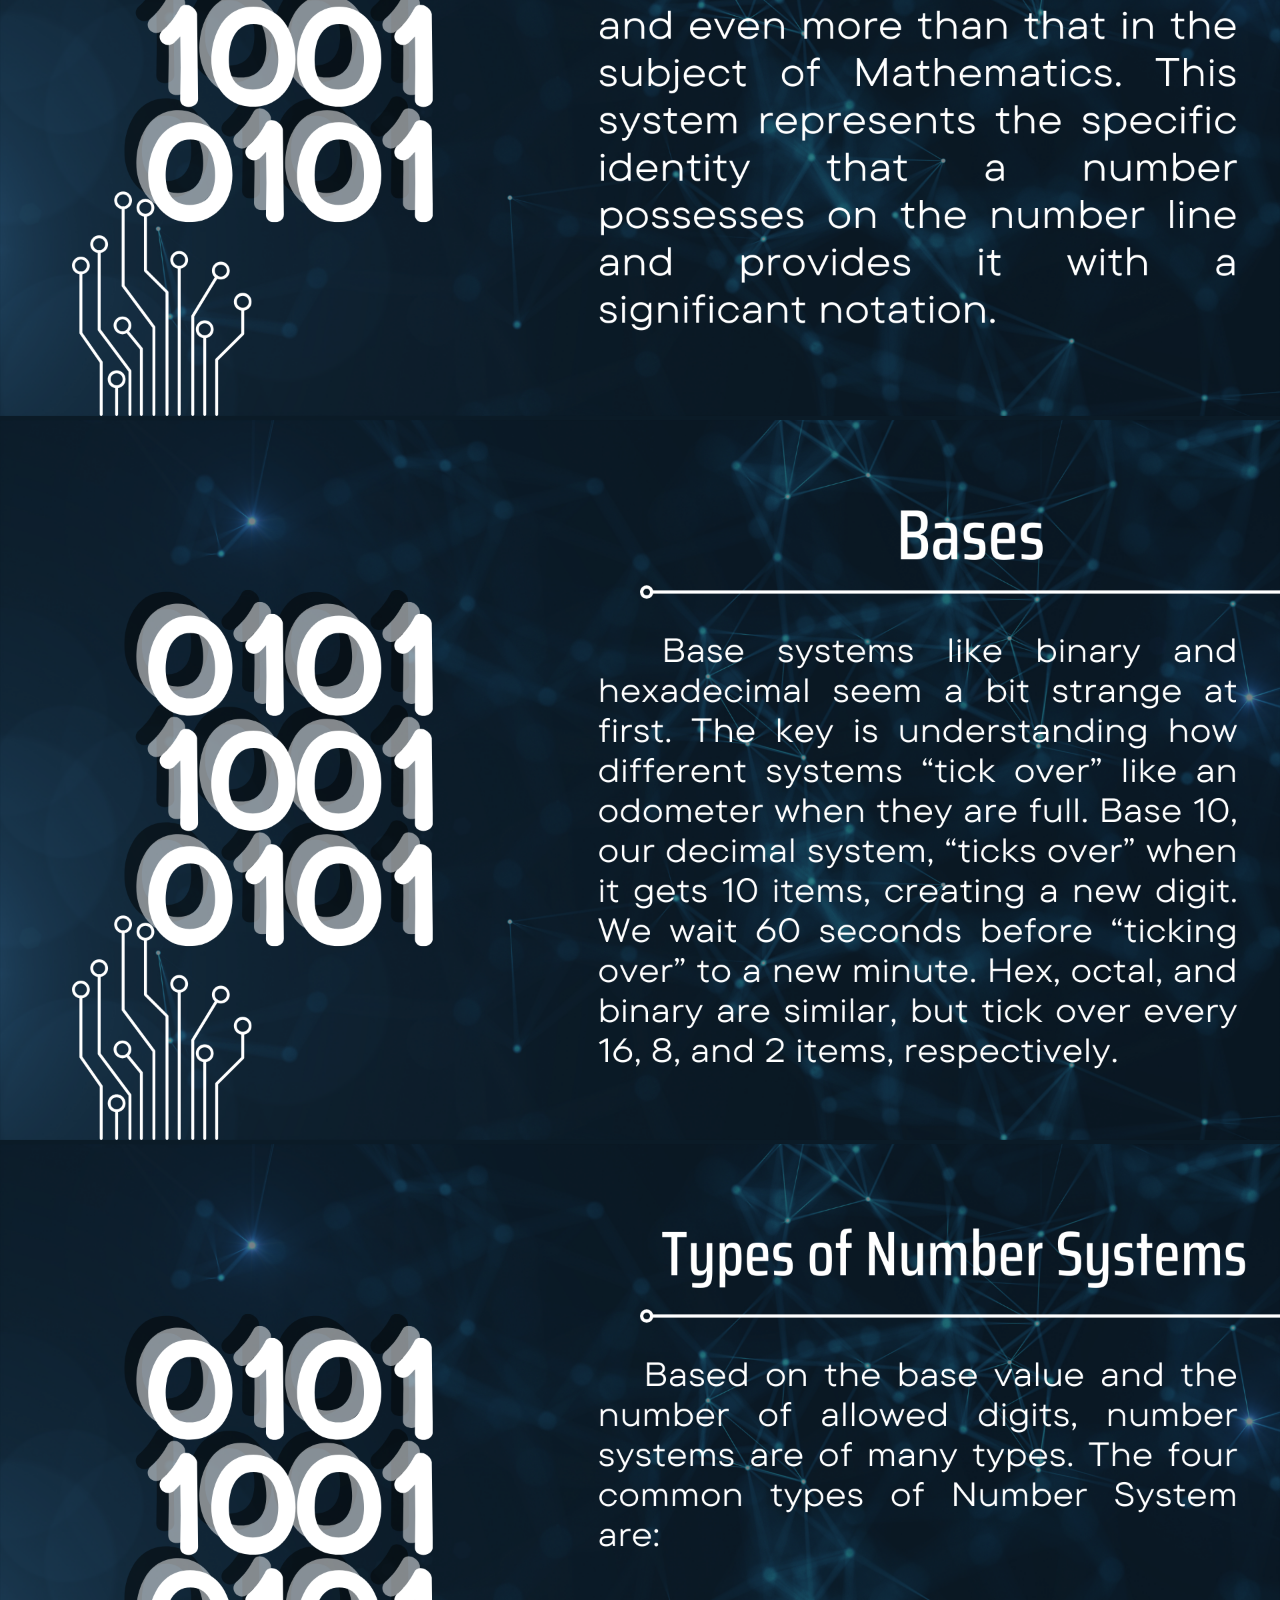
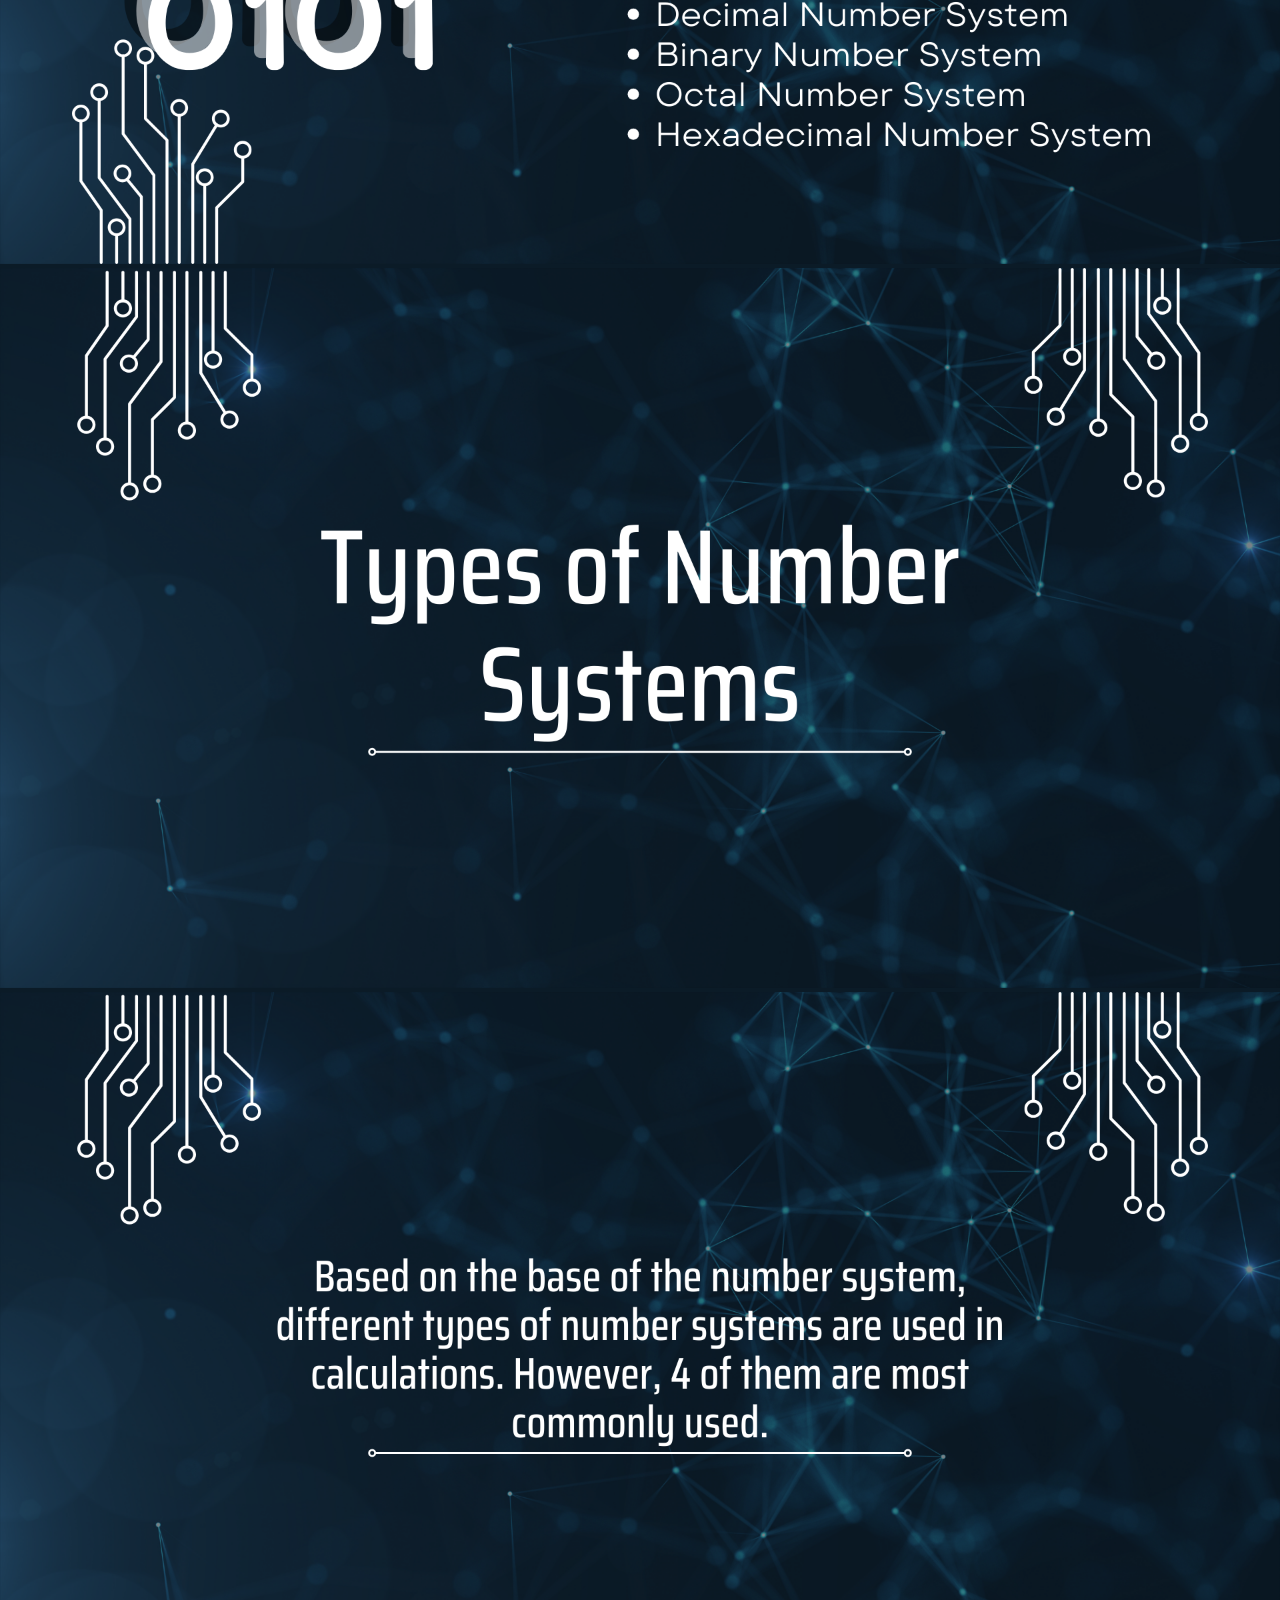
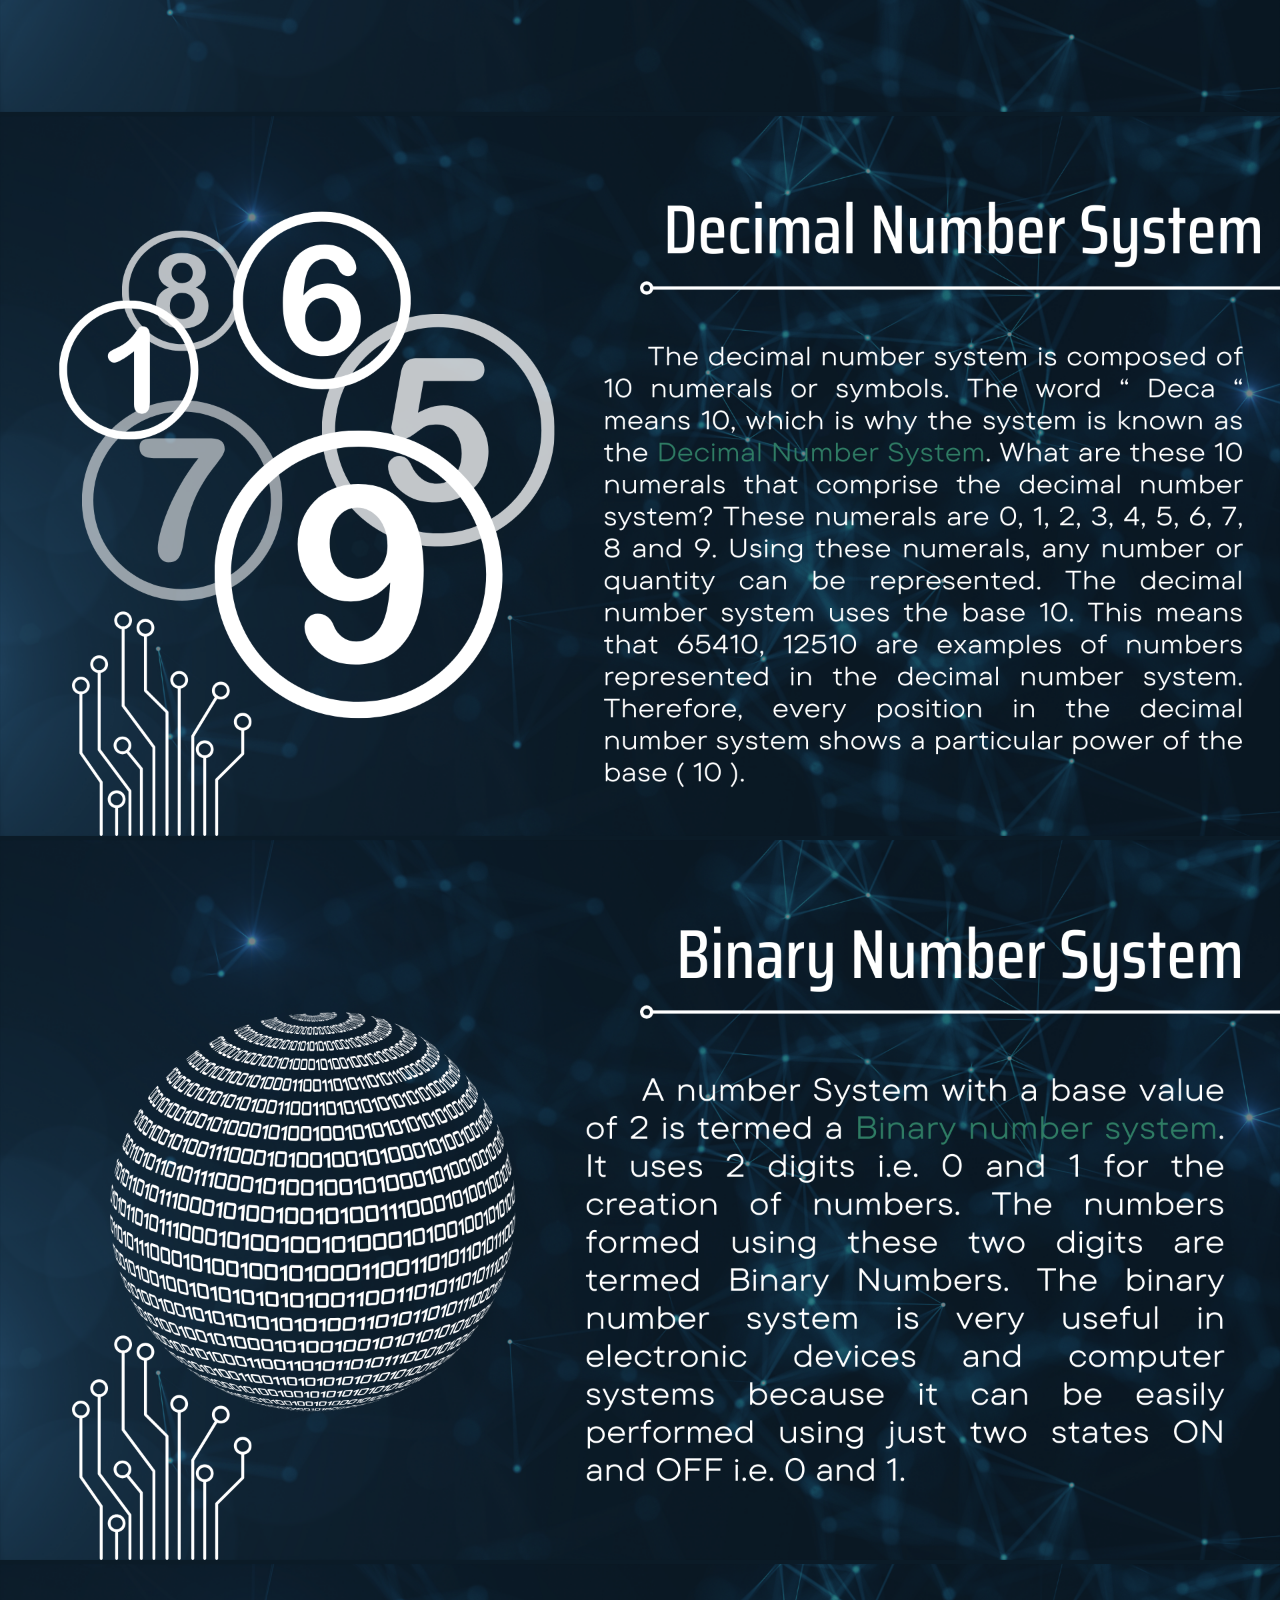
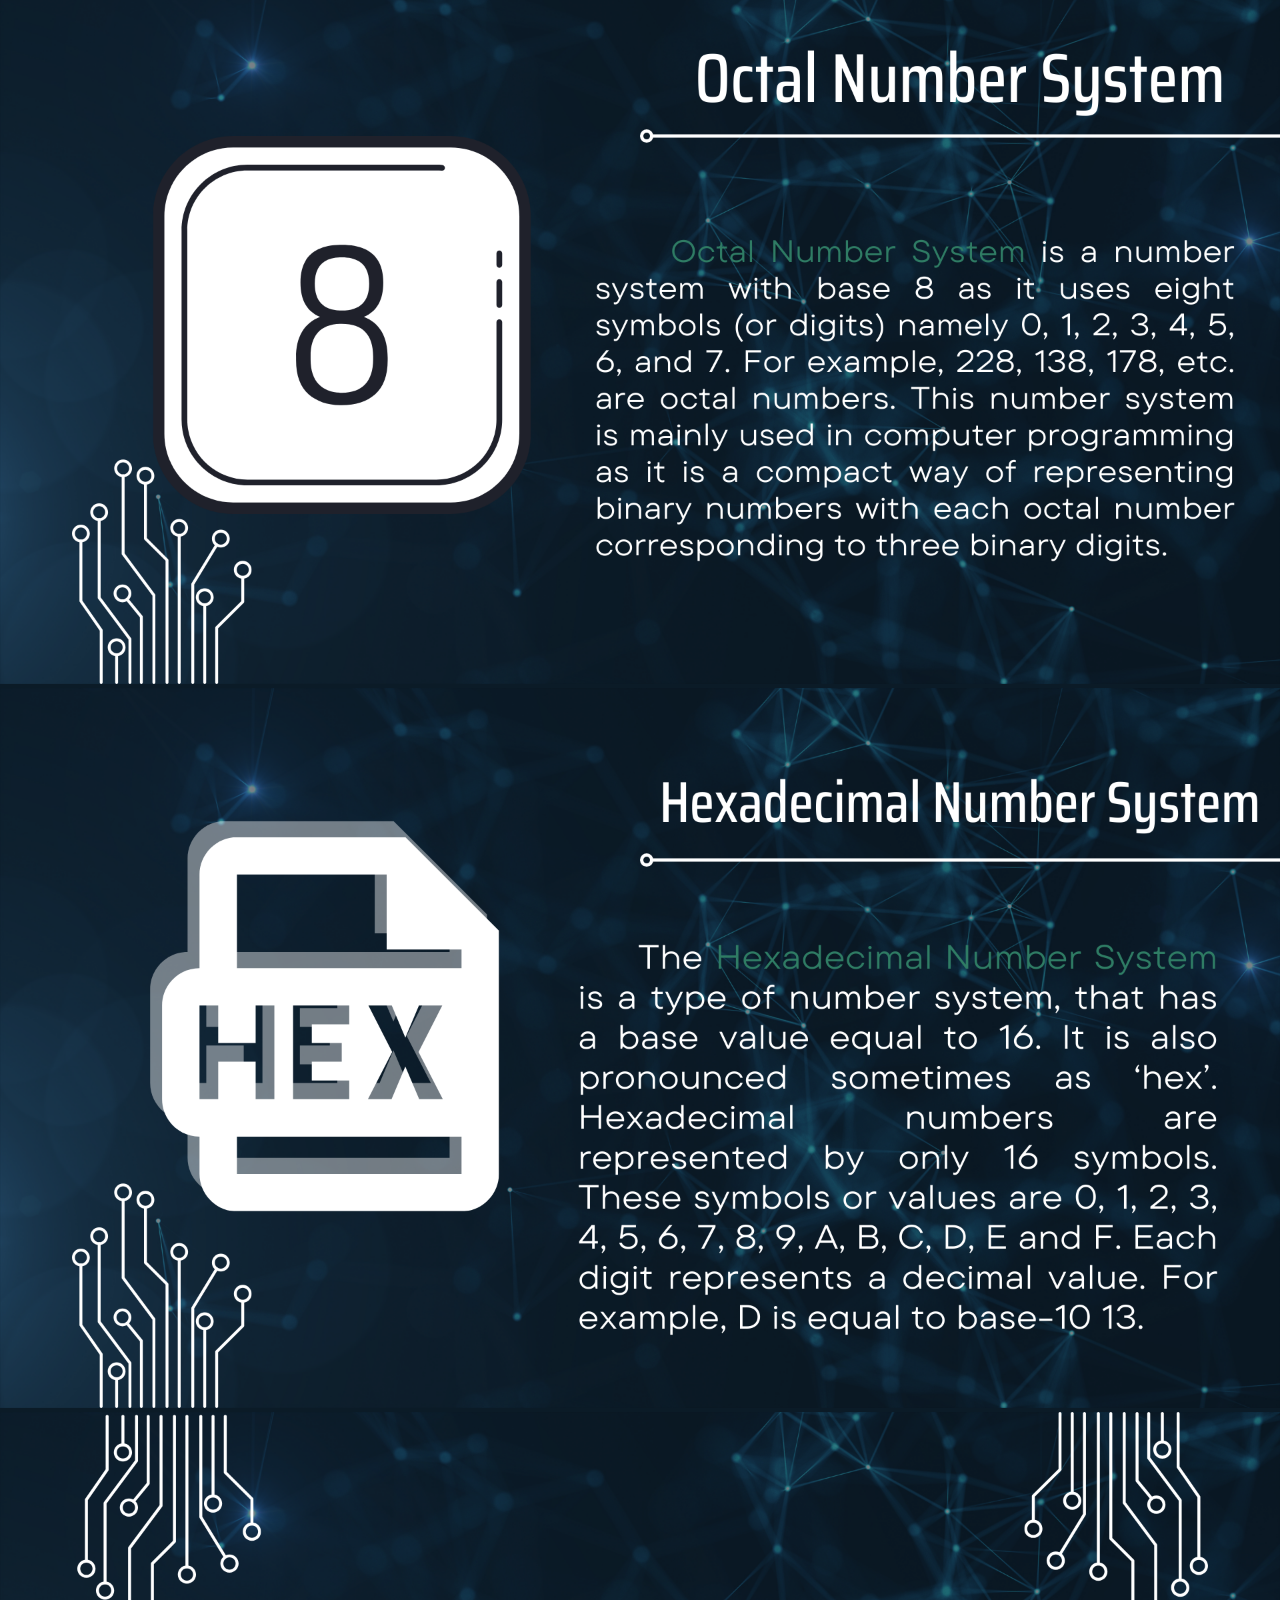
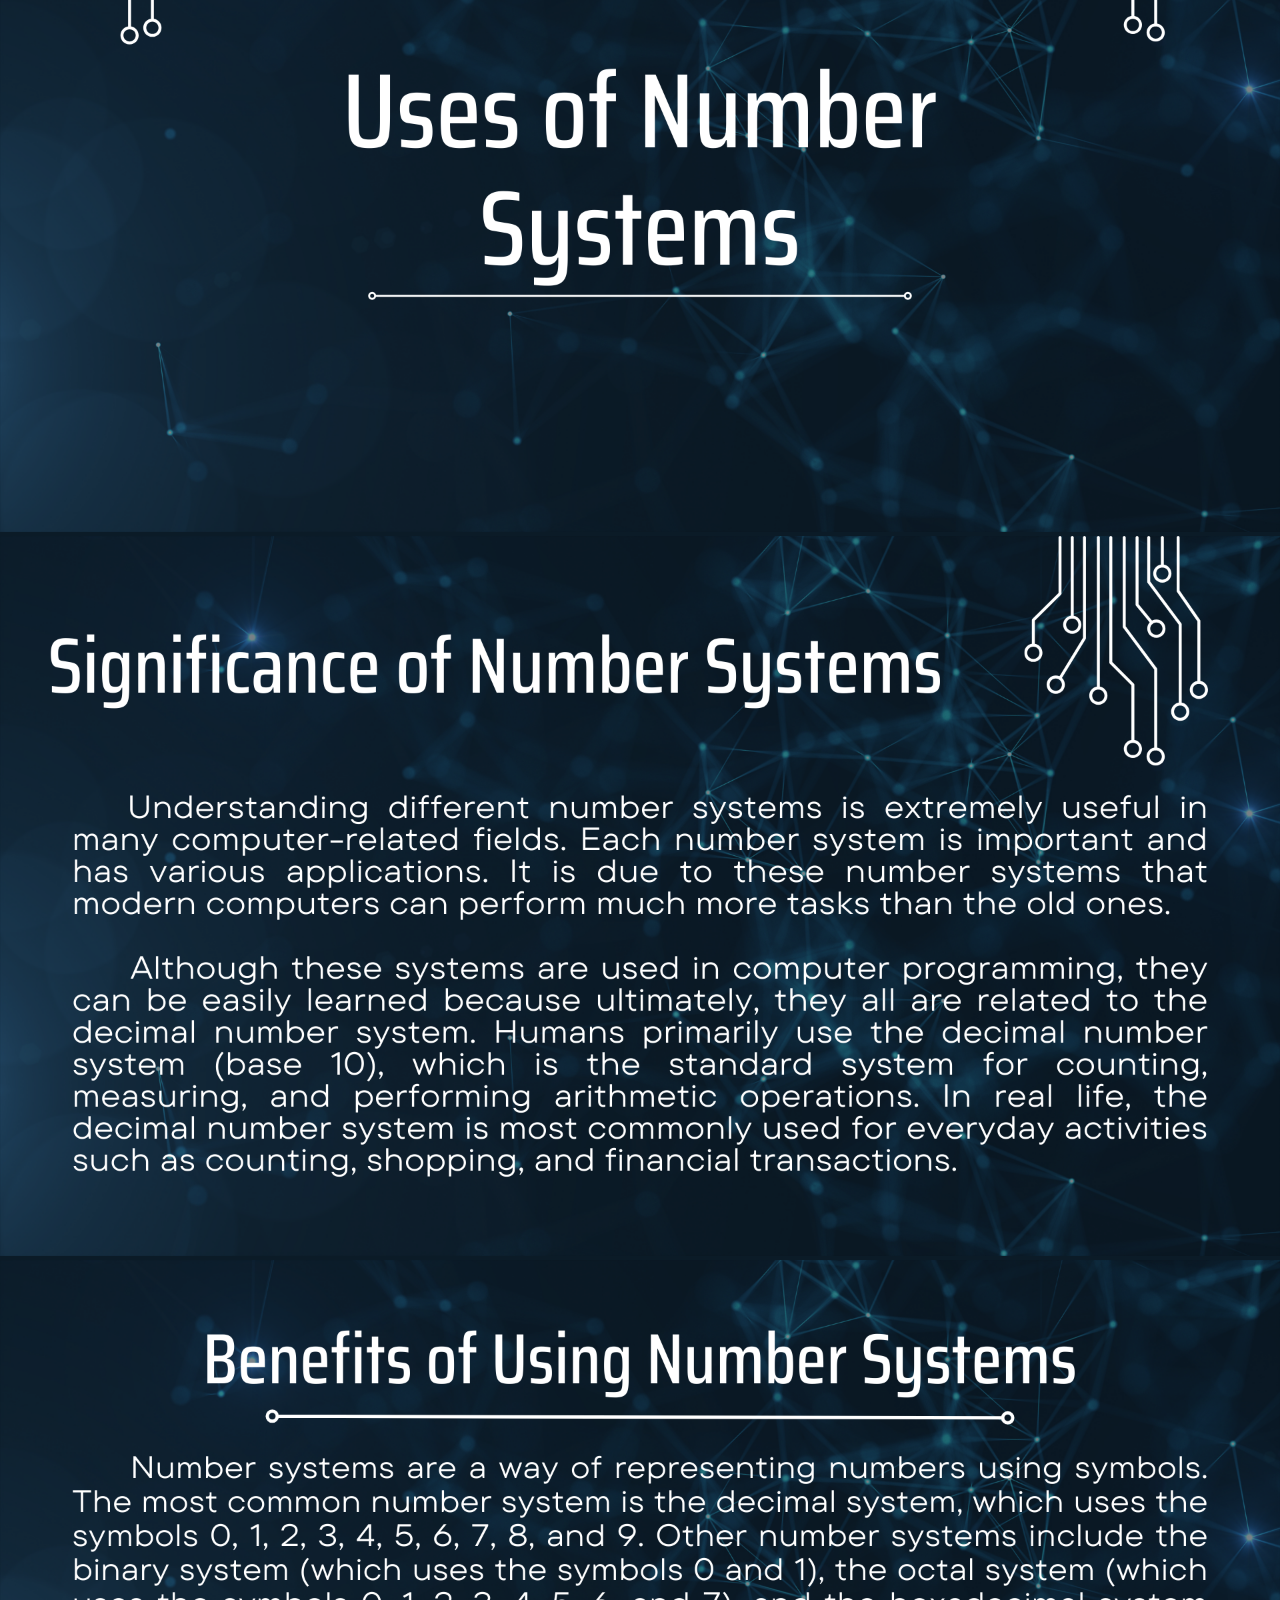
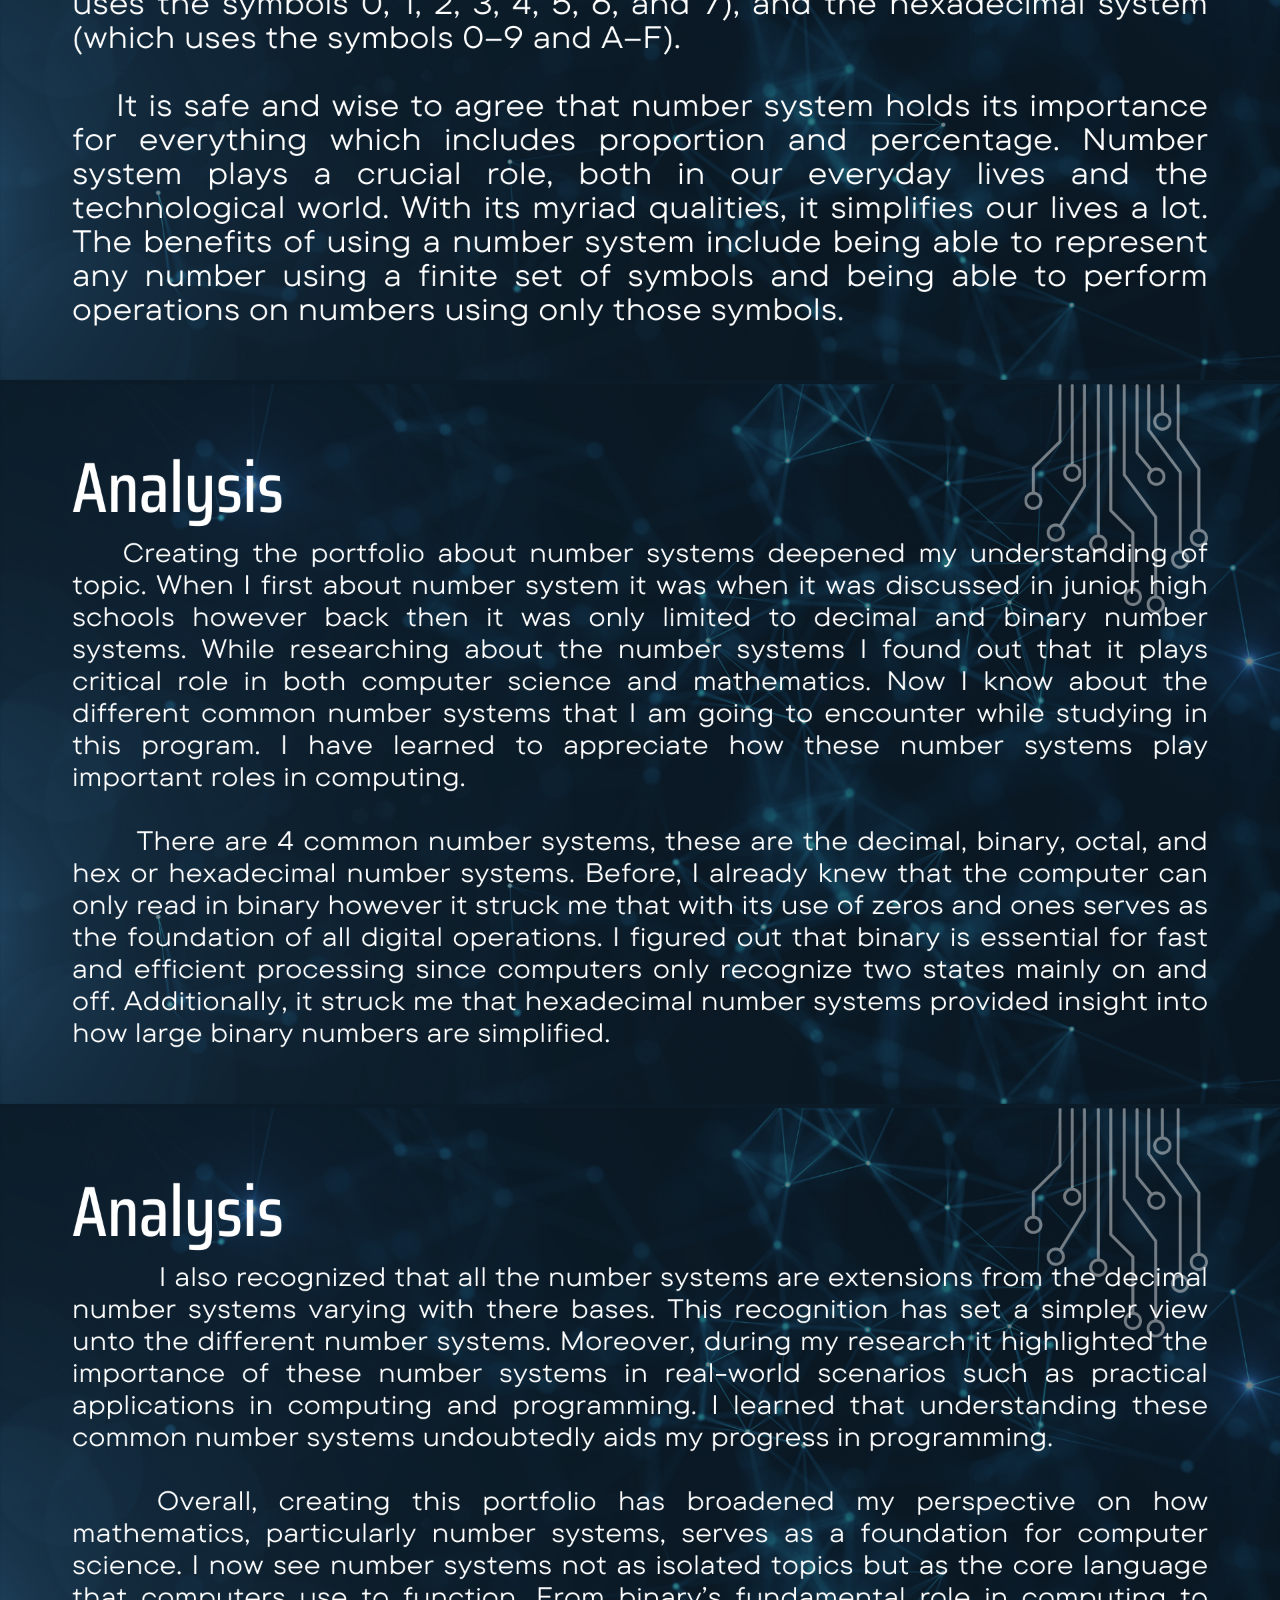
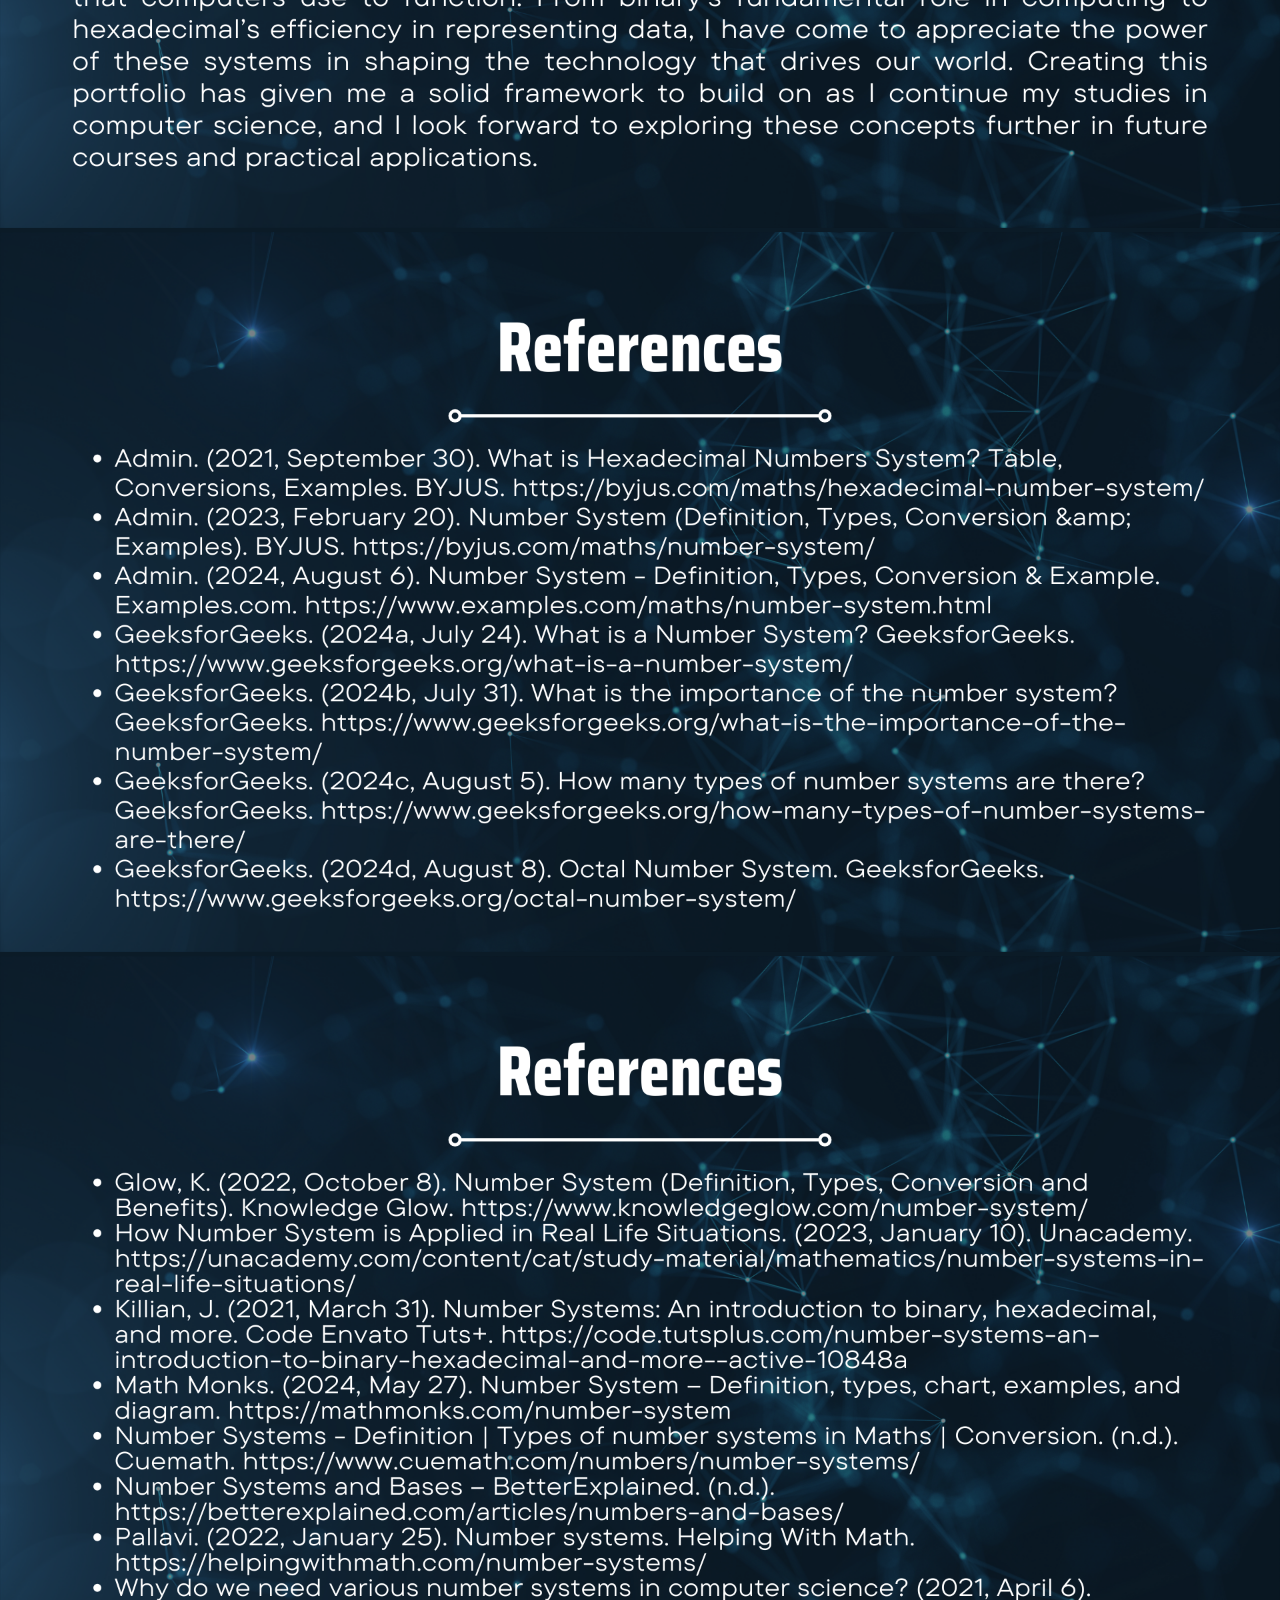
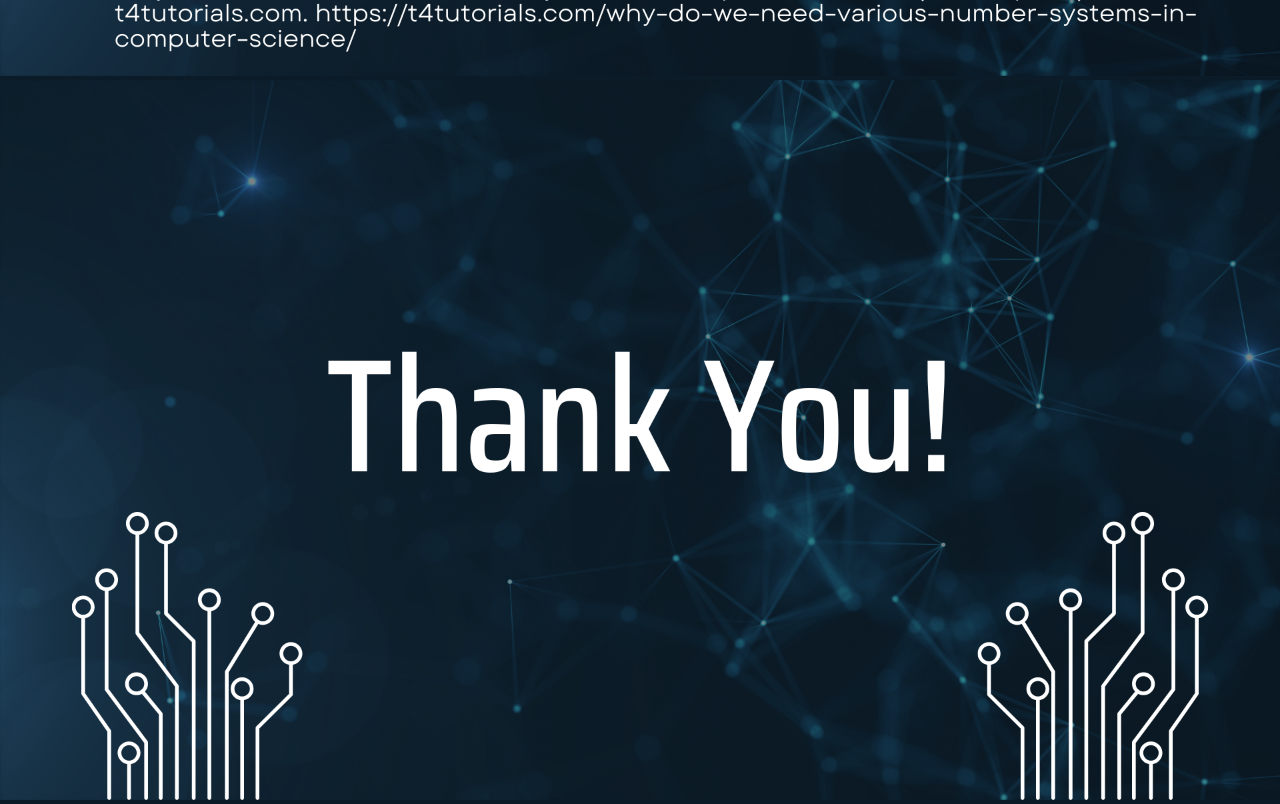
<file: P3.html>
<!DOCTYPE html>
<html lang="en">
    <head>
        <meta charset="utf-8">
        <link rel="icon" href="Logo.png">
        <title>NUMBER SYSTEMS</title>
        <link rel="stylesheet" href="portfolioPageStyle.css">
        <style>
            body {
                background: #0b1b27;
            }
        </style>
    </head>
    <body>
        
        <div class="logo">
        <a href="Portfolios.html">
            <img src="Logo.png" alt="Logo">
        </a>
            <span>AE'S COMPUTATION JOURNAL</span>
        </div>

        <div class="container">
            <div class="slides">
                <img src="3.1.png" >
            </div>
            <div class="slides">
                <img src="3.2.png" >
            </div>
            <div class="slides">
                <img src="3.3.png" >
            </div>
            <div class="slides">
                <img src="3.4.png" >
            </div>
            <div class="slides">
                <img src="3.5.png" >
            </div>
            <div class="slides">
                <img src="3.6.png" >
            </div>
            <div class="slides">
                <img src="3.7.png" >
            </div>
            <div class="slides">
                <img src="3.8.png" >
            </div>
            <div class="slides">
                <img src="3.9.png" >
            </div>
            <div class="slides">
                <img src="3.10.png" >
            </div>
            <div class="slides">
                <img src="3.11.png" >
            </div>
            <div class="slides">
                <img src="3.12.png" >
            </div>
            <div class="slides">
                <img src="3.13.png" >
            </div>
            <div class="slides">
                <img src="3.14.png" >
            </div>
            <div class="slides">
                <img src="3.15.png" >
            </div>
            <div class="slides">
                <img src="3.16.png" >
            </div>
            <div class="slides">
                <img src="3.17.png" >
            </div>
            <div class="slides">
                <img src="3.18.png" >
            </div>
            <div class="slides">
                <img src="3.19.png" >
            </div>
            <div class="slides">
                <img src="3.20.png" >
            </div>
            <div class="slides">
                <img src="3.21.png" >
            </div>
        </div>
    </body>
</html>
</file>
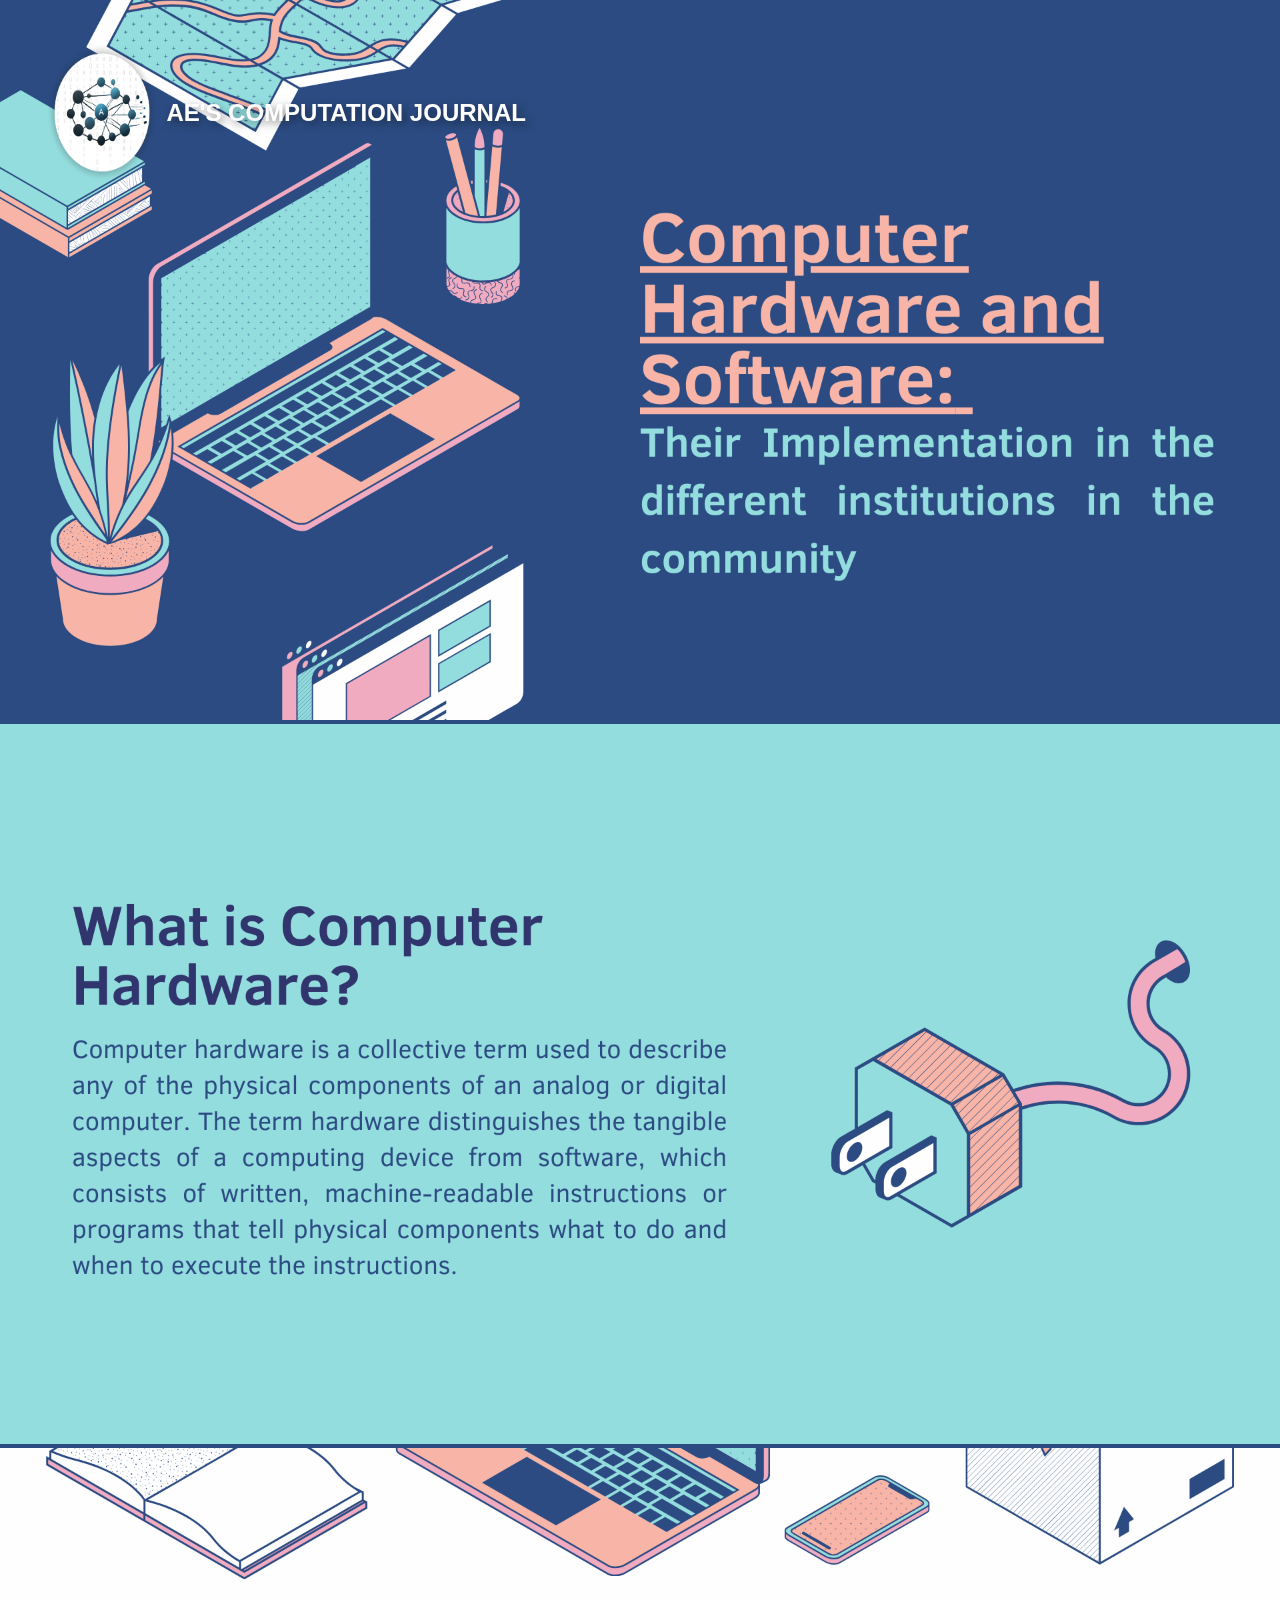
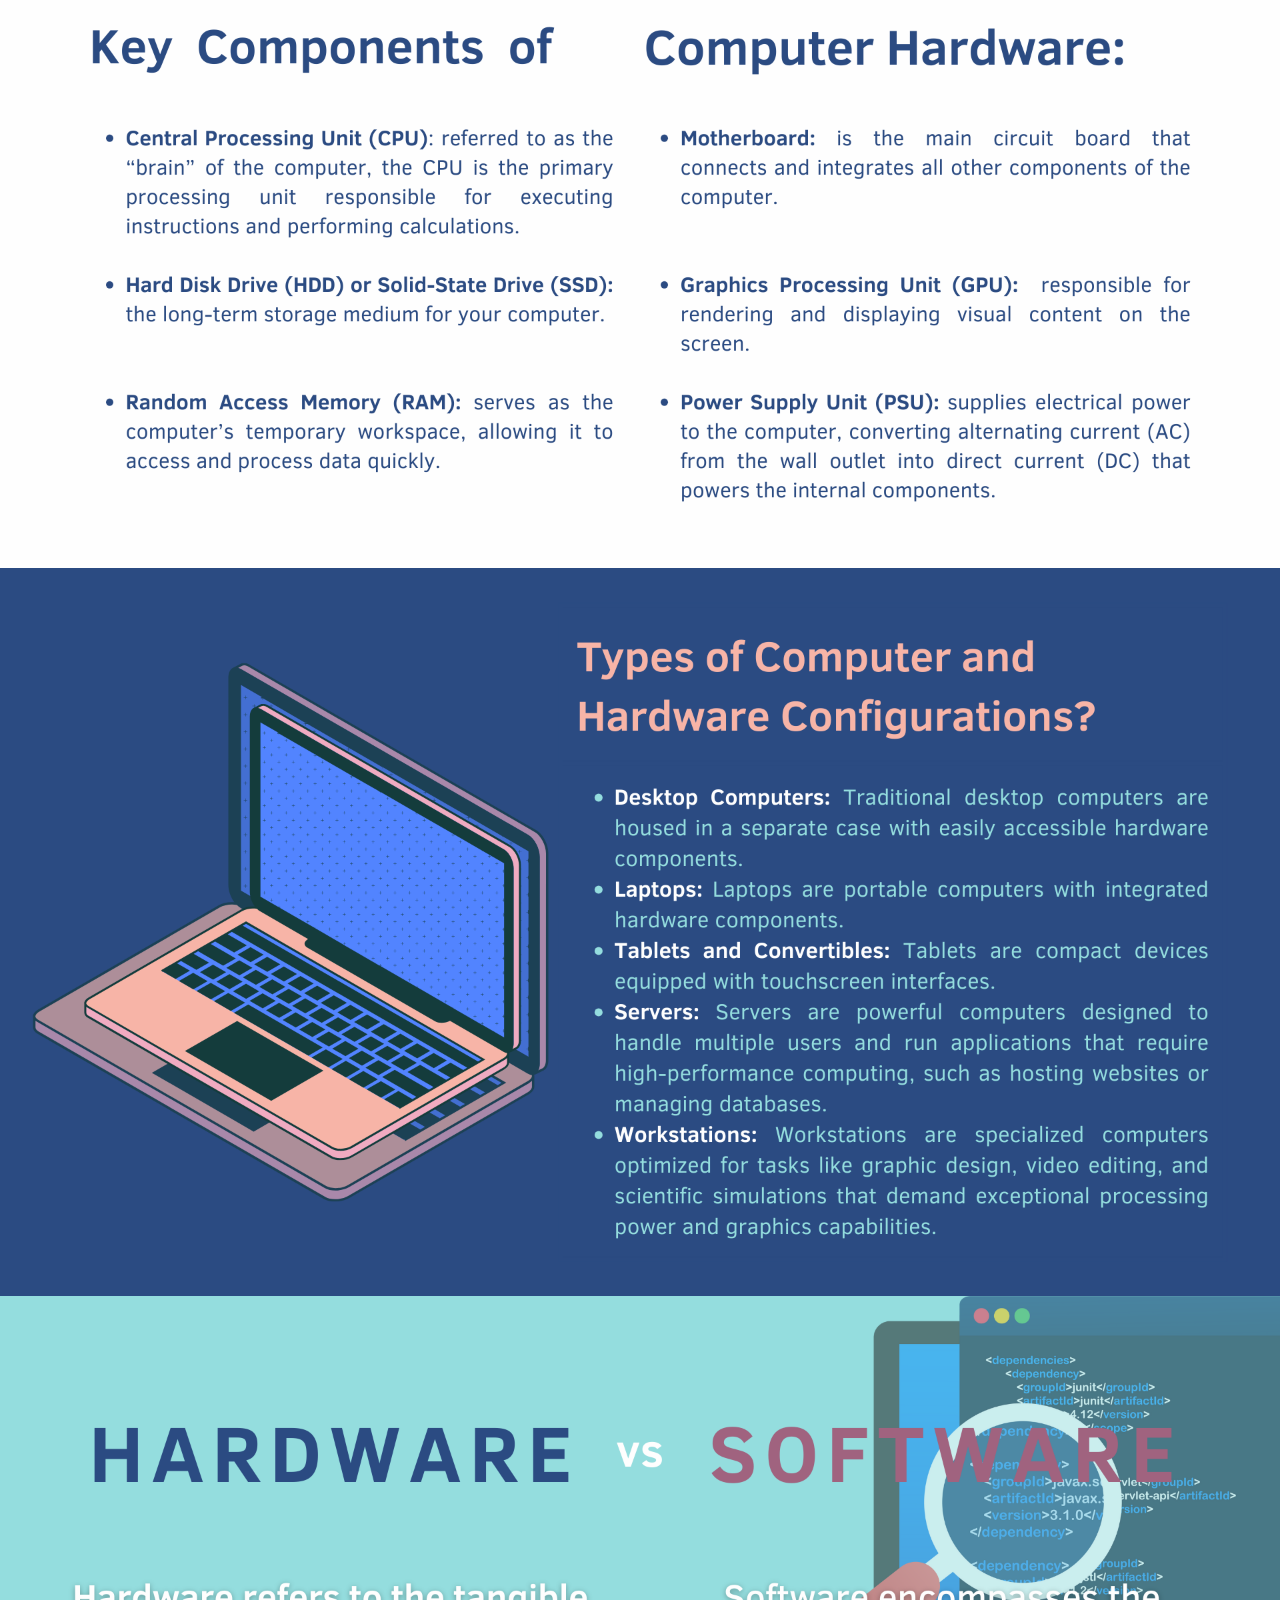
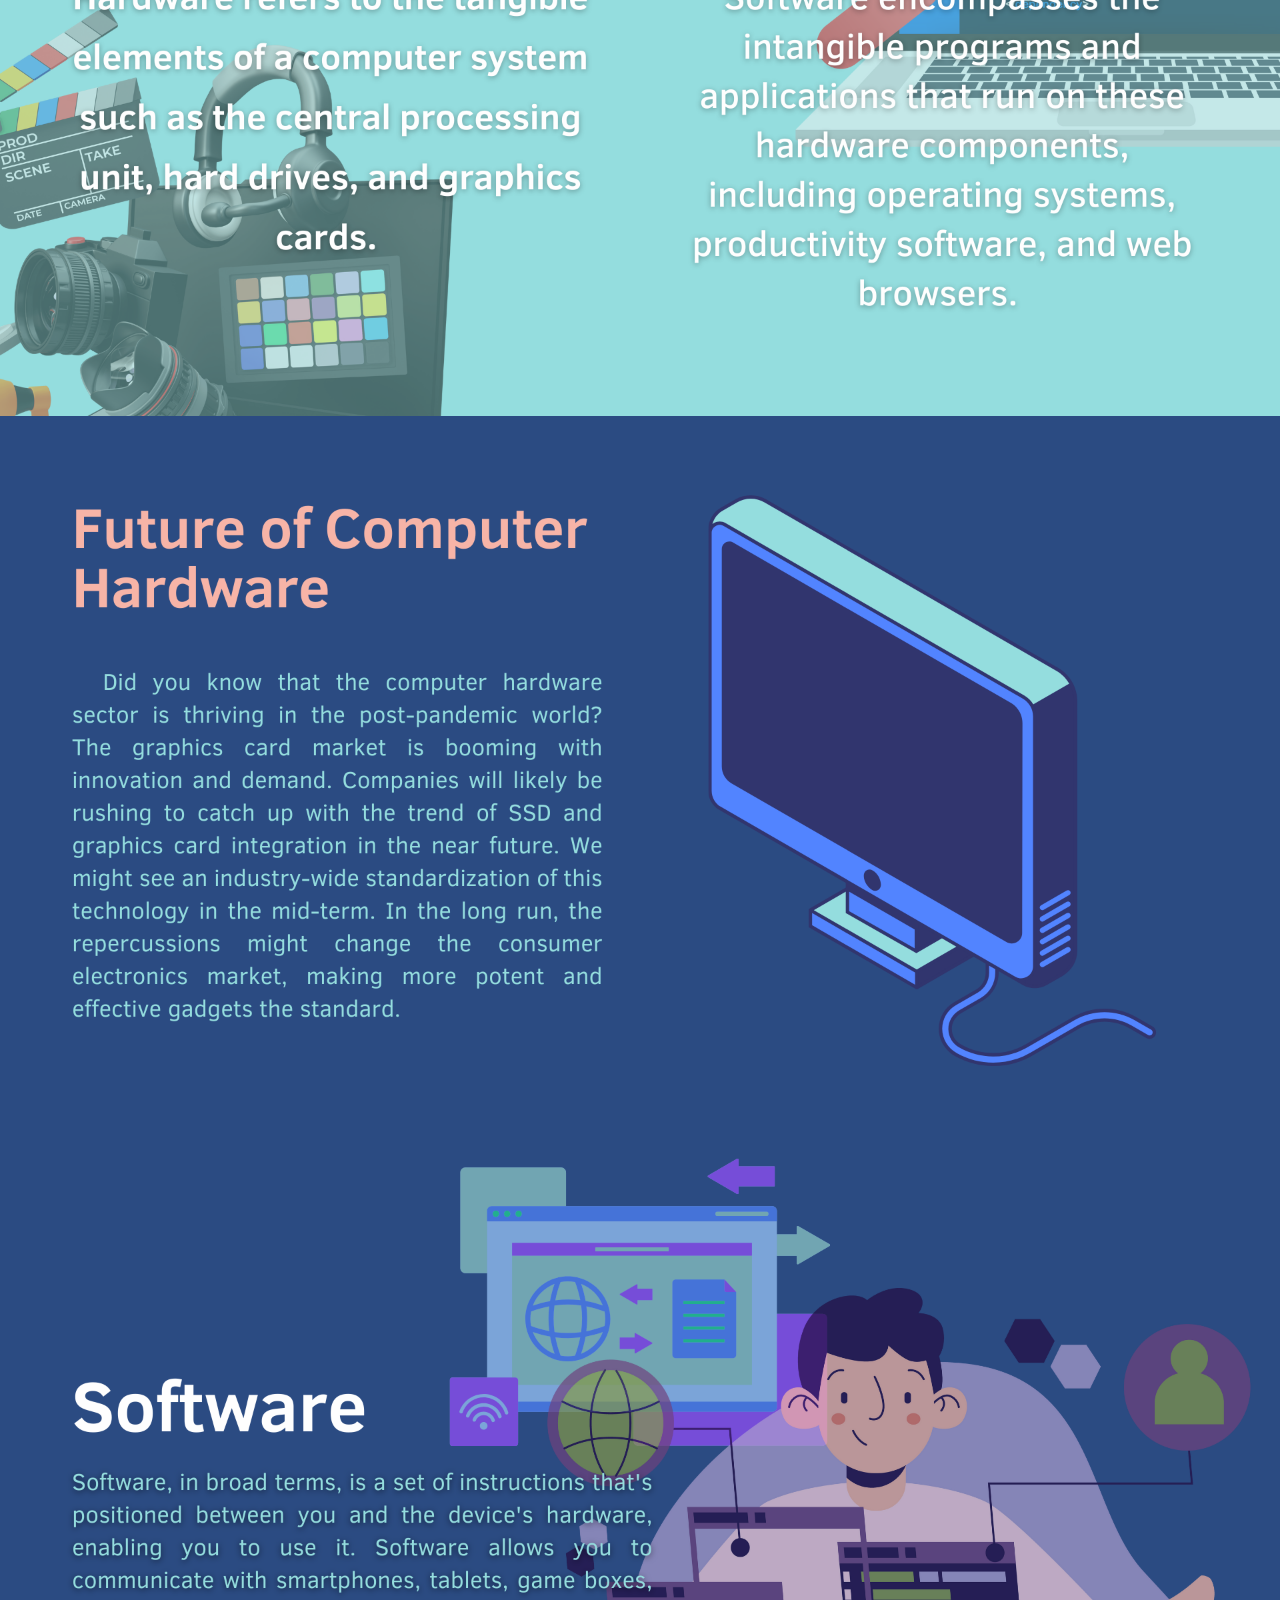
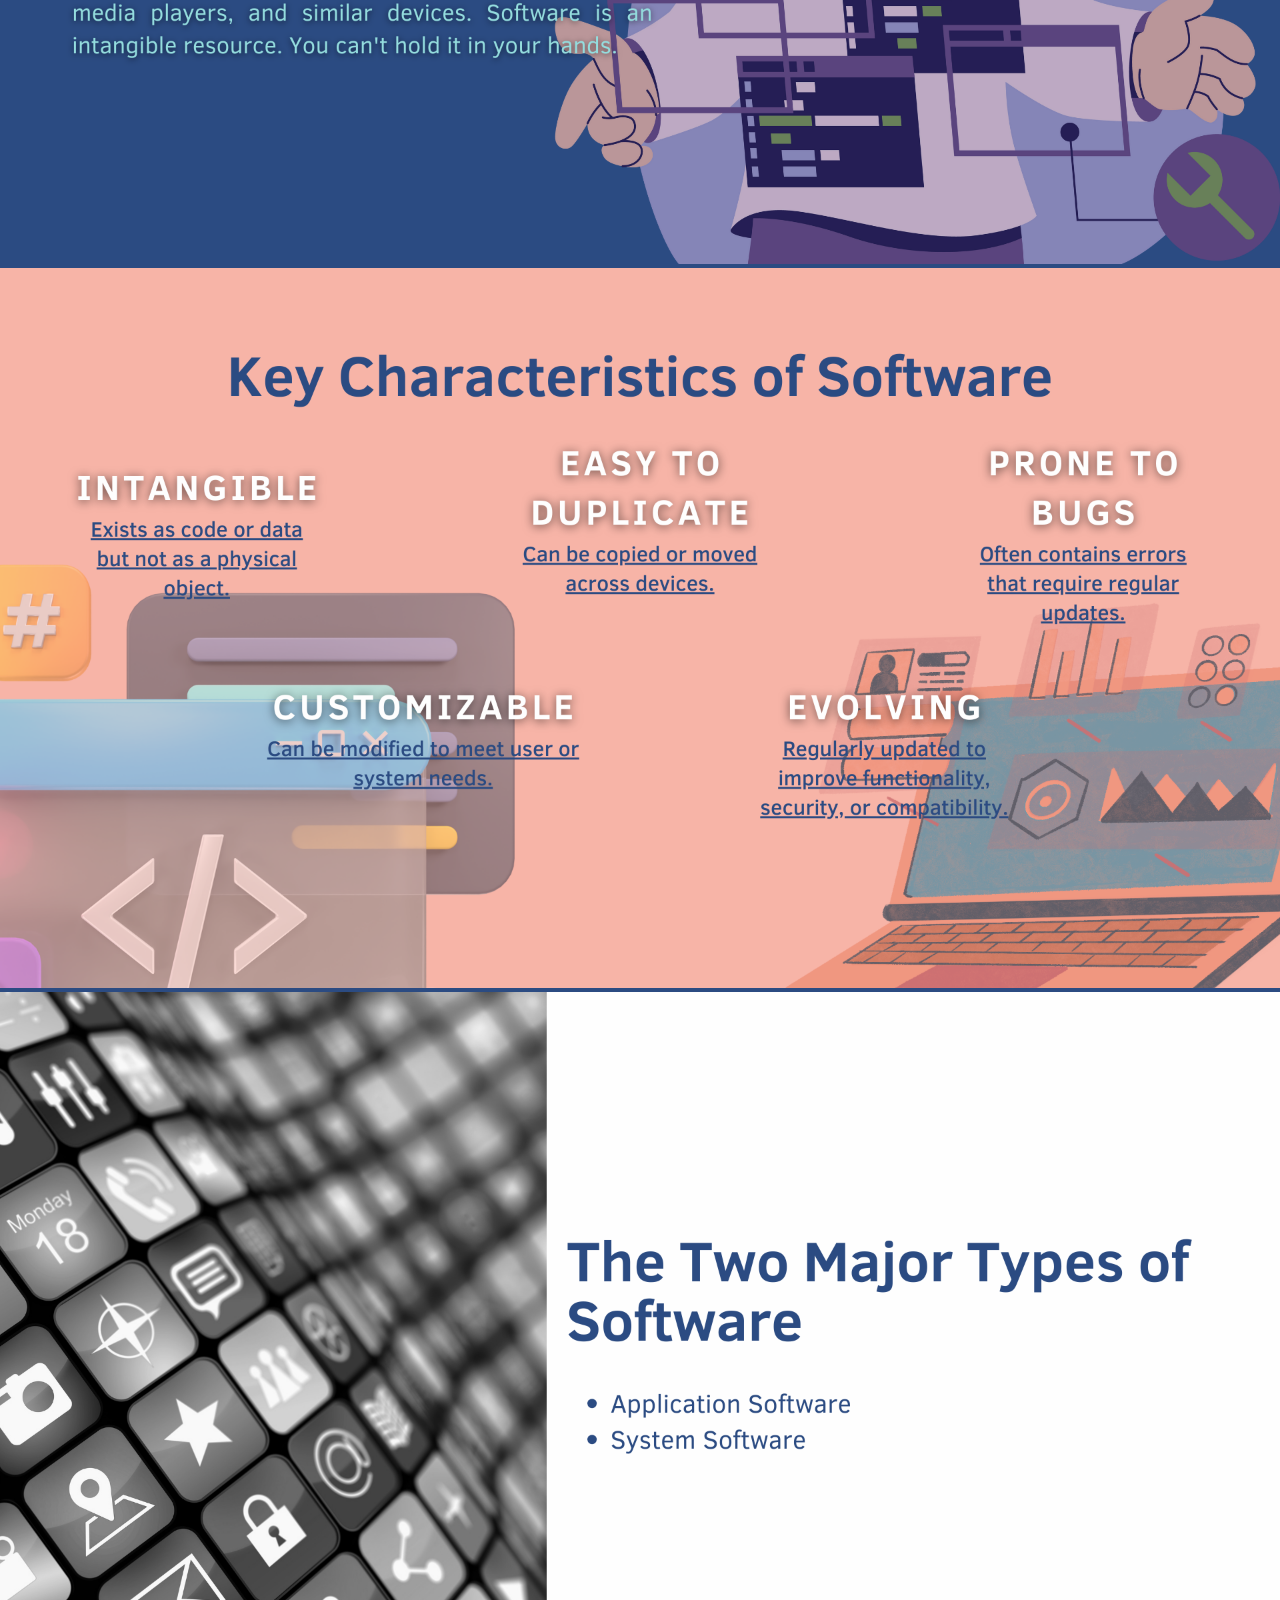
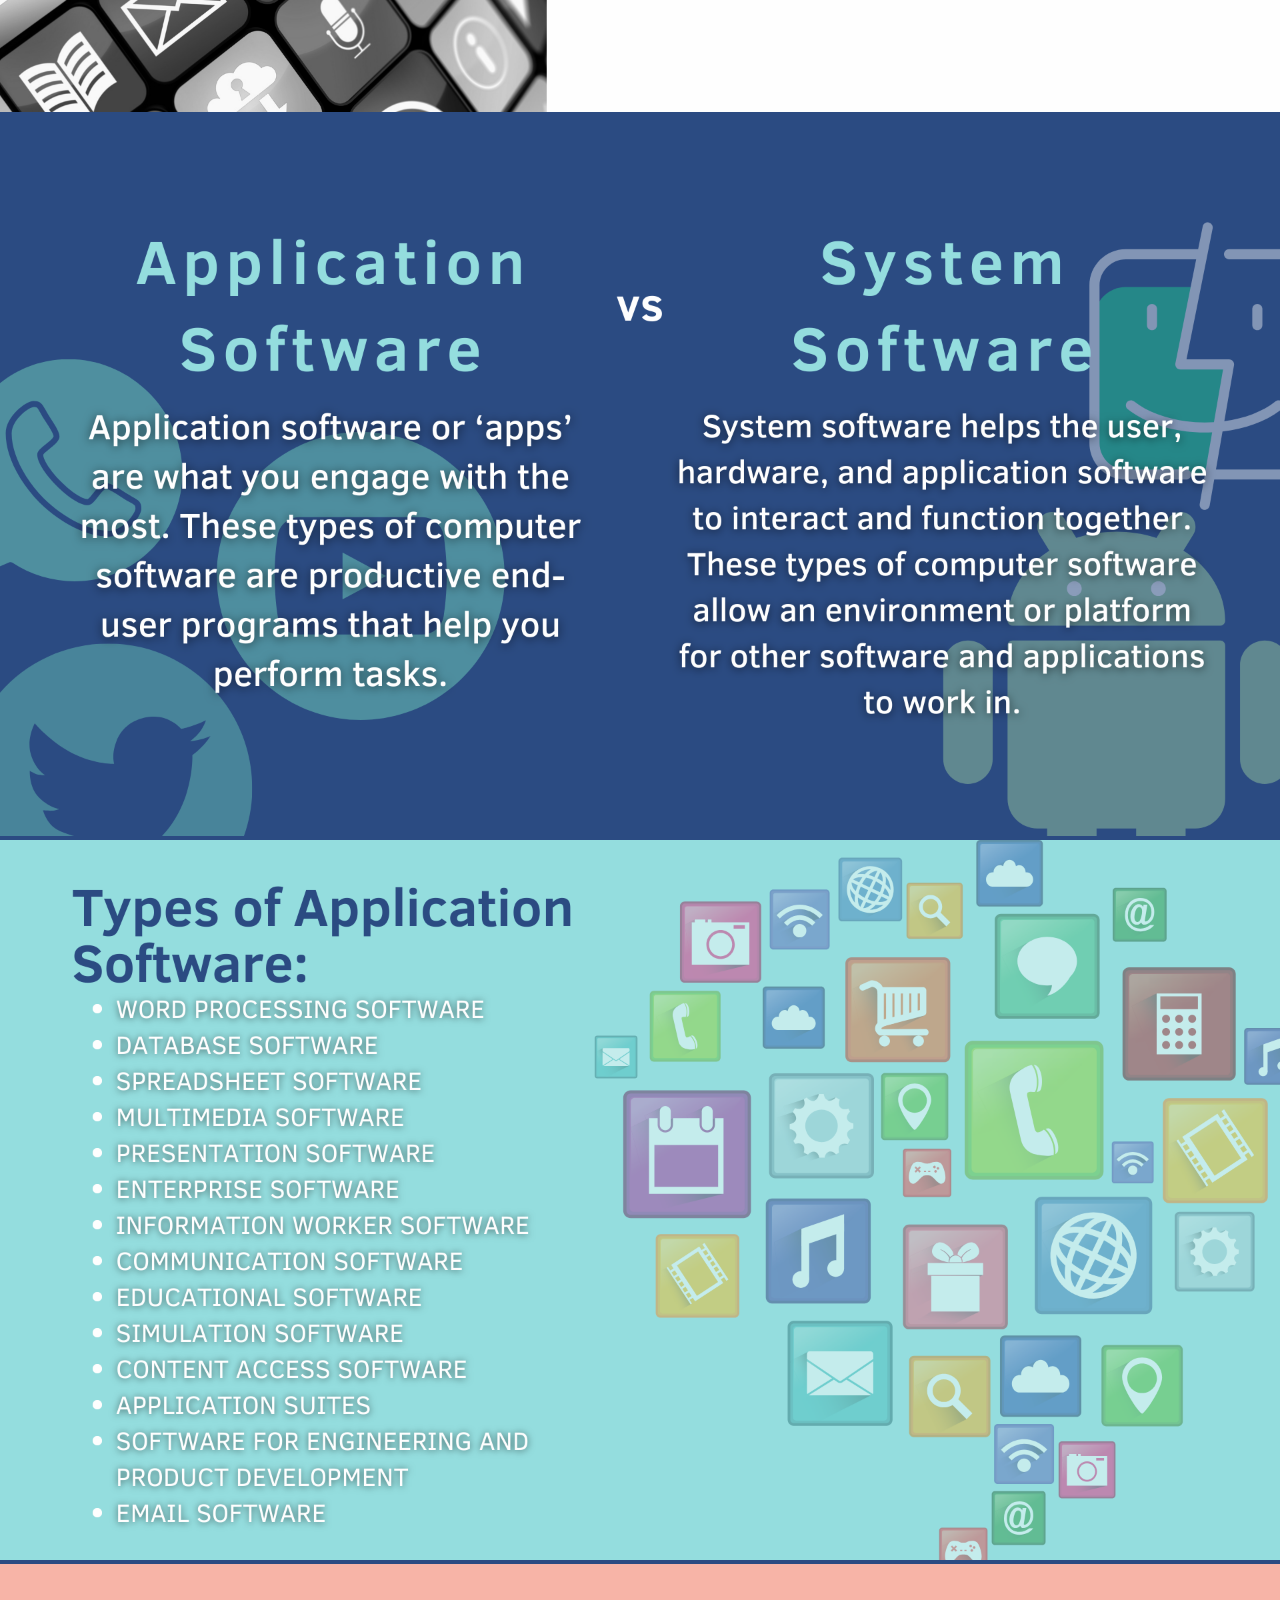
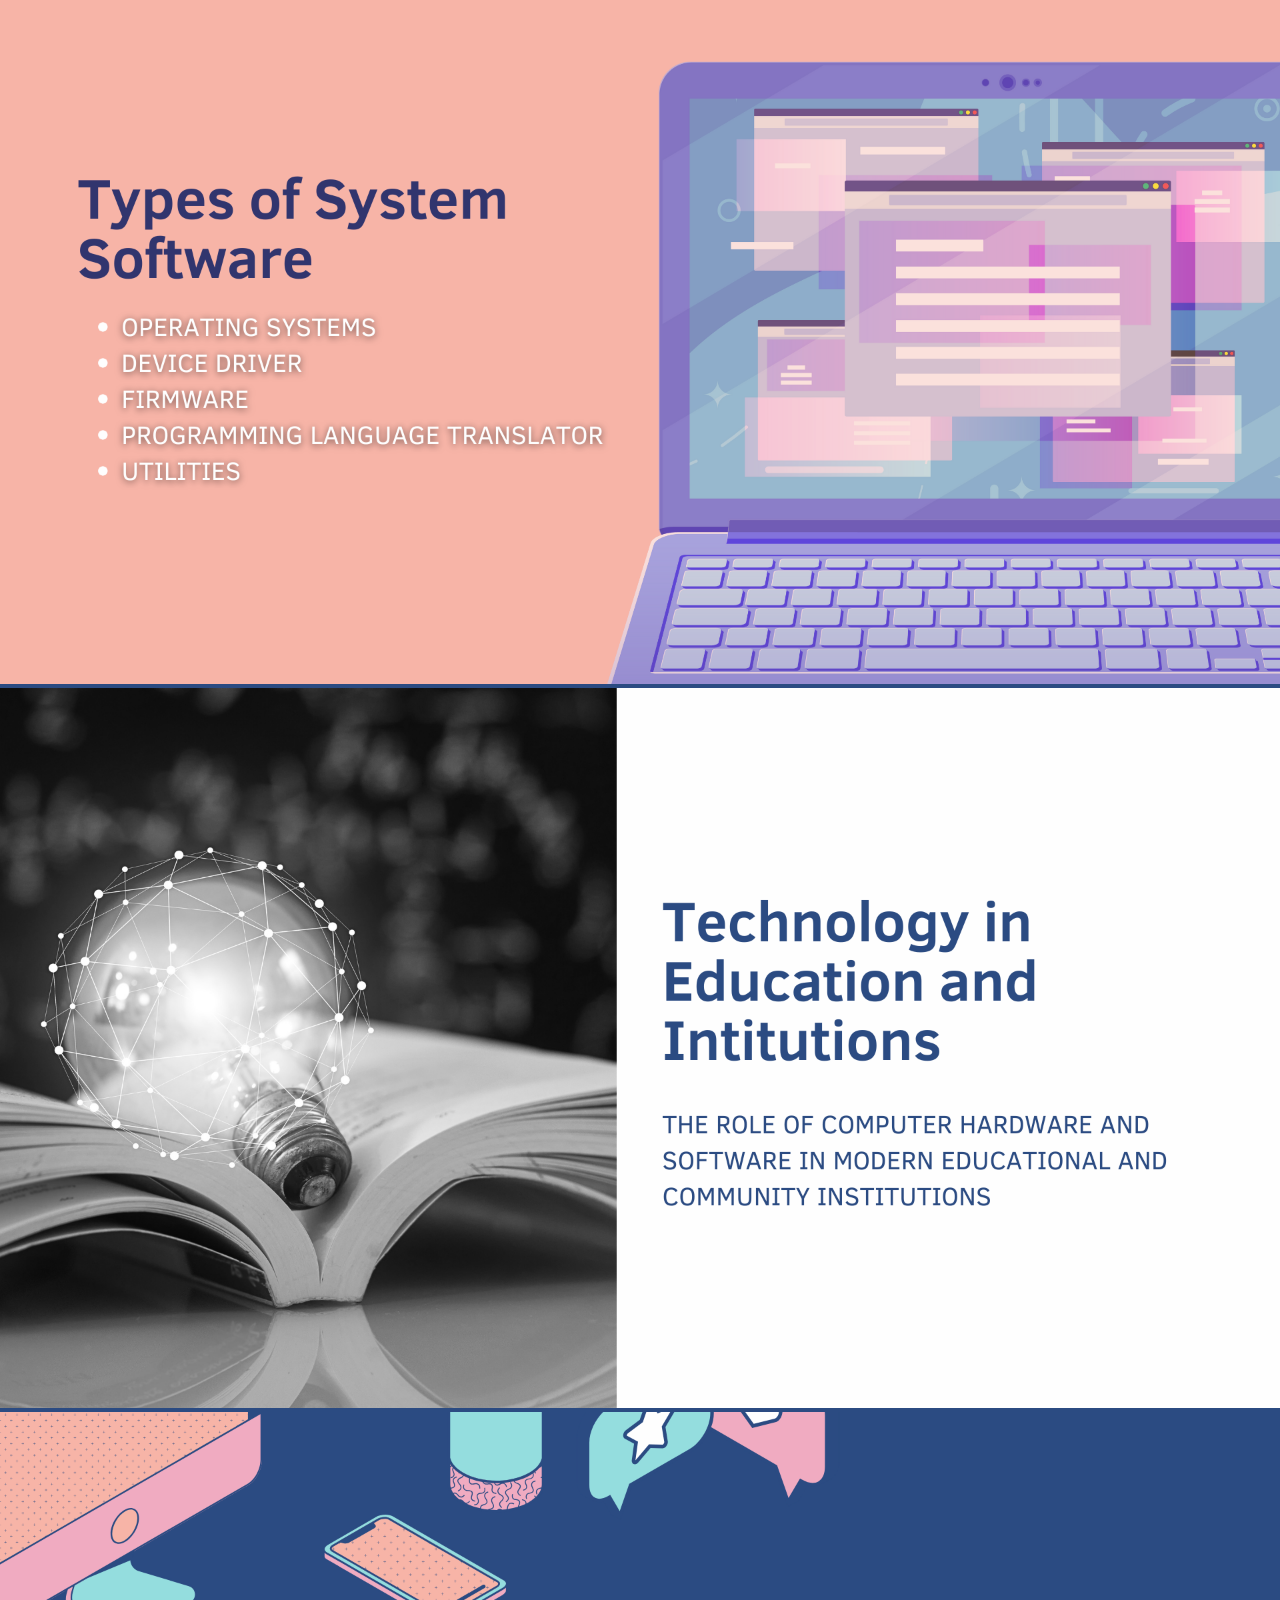
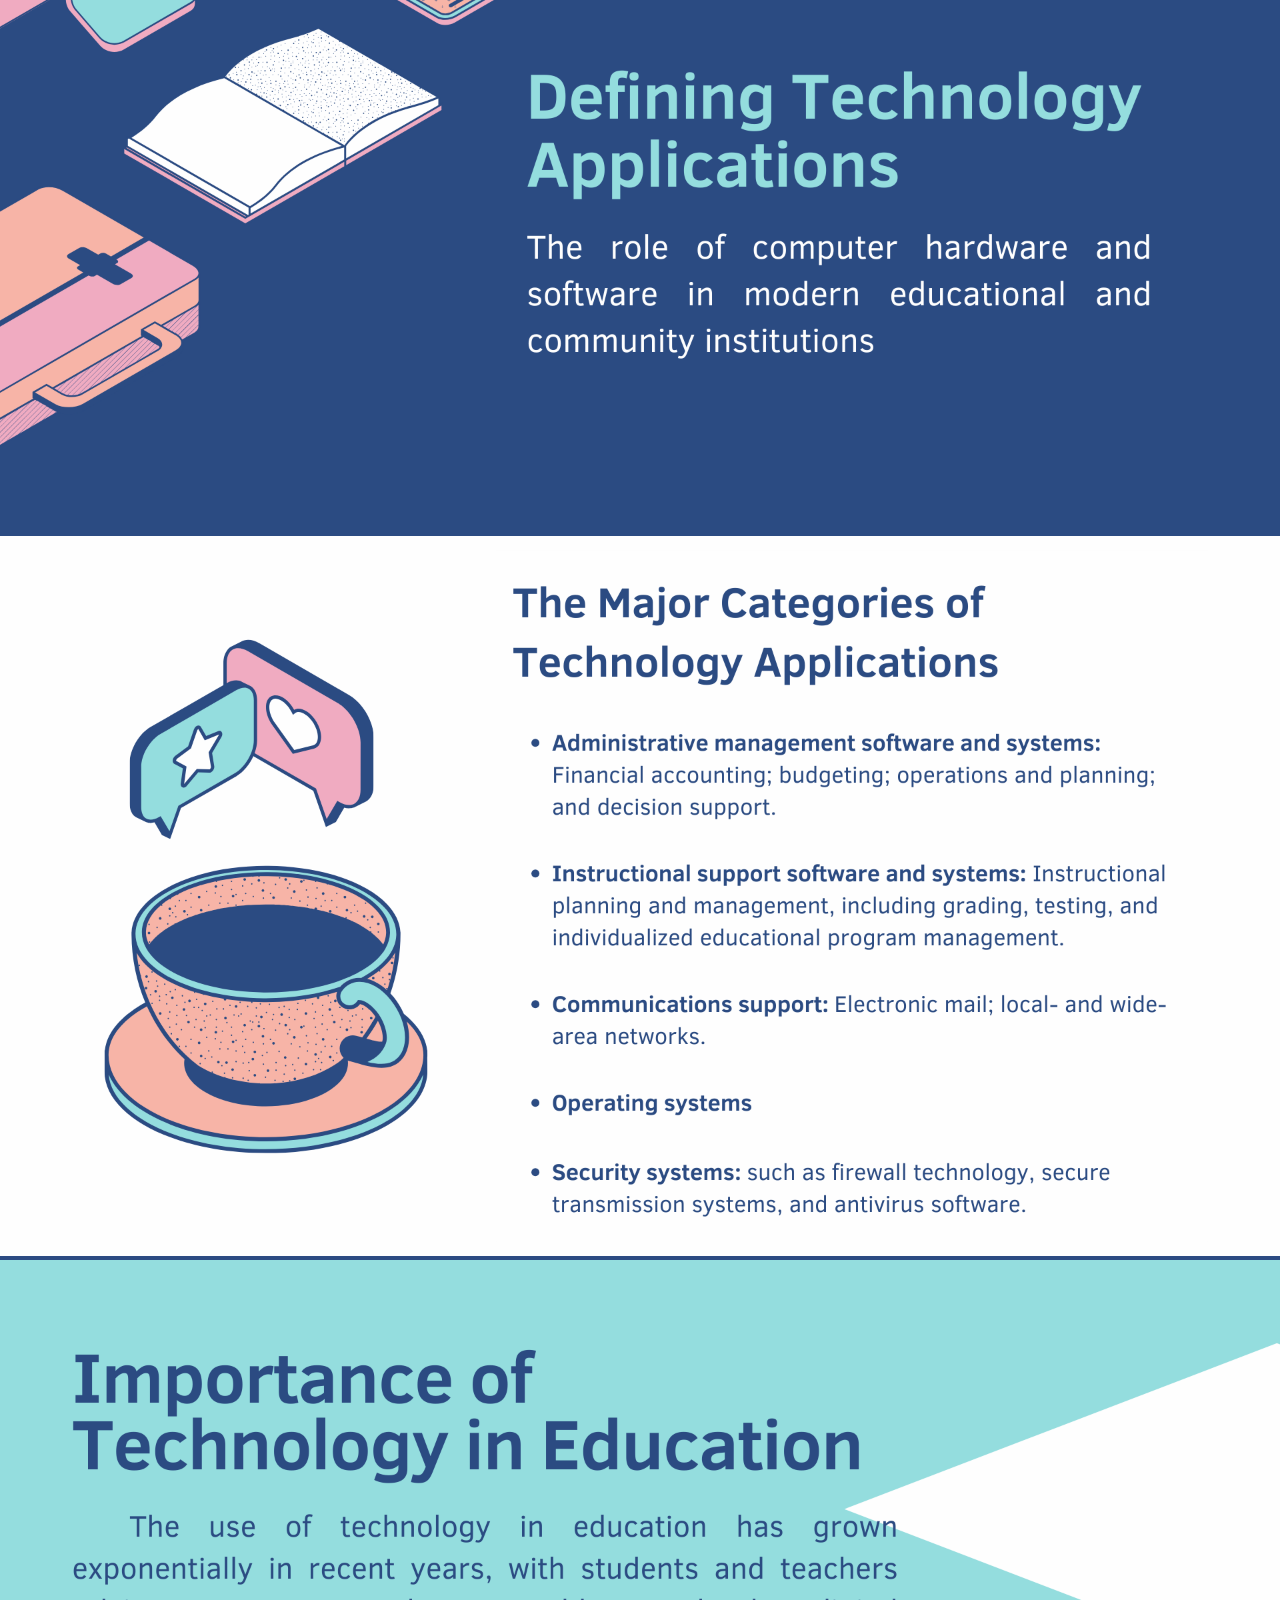
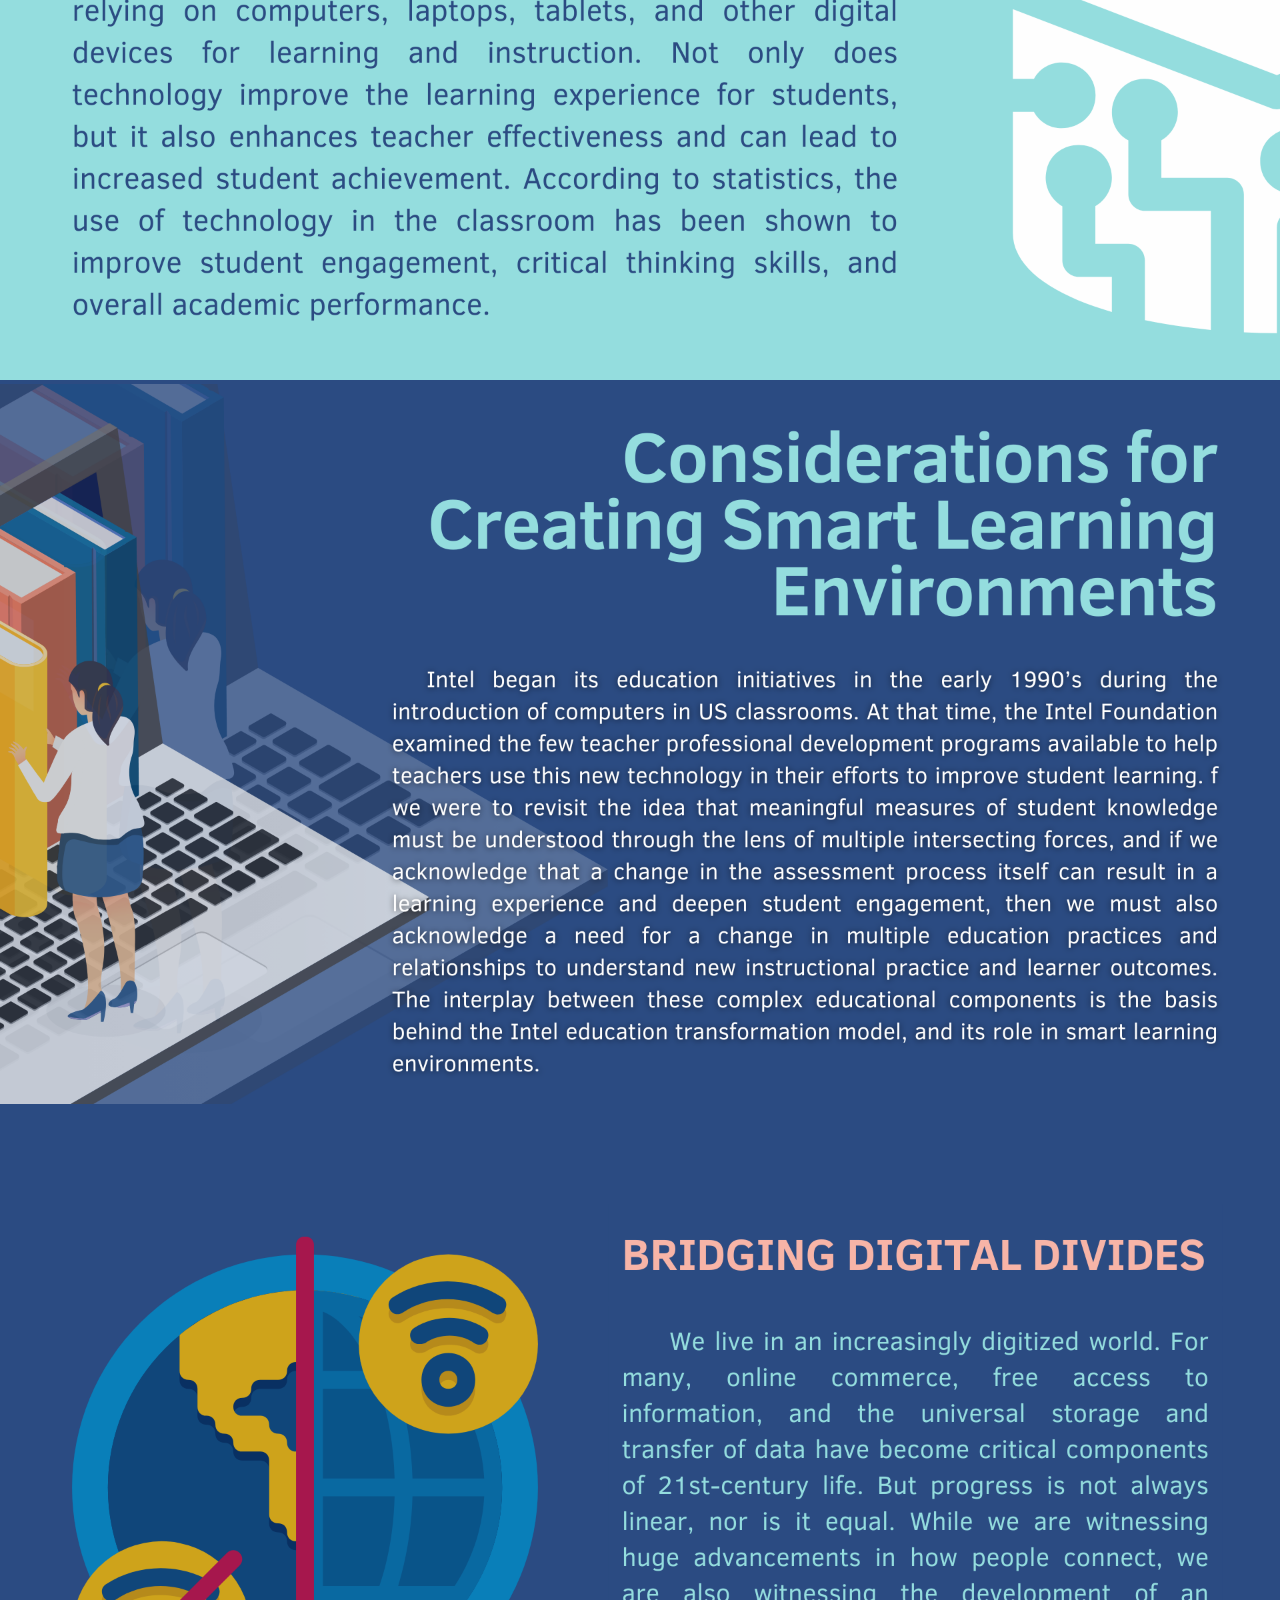
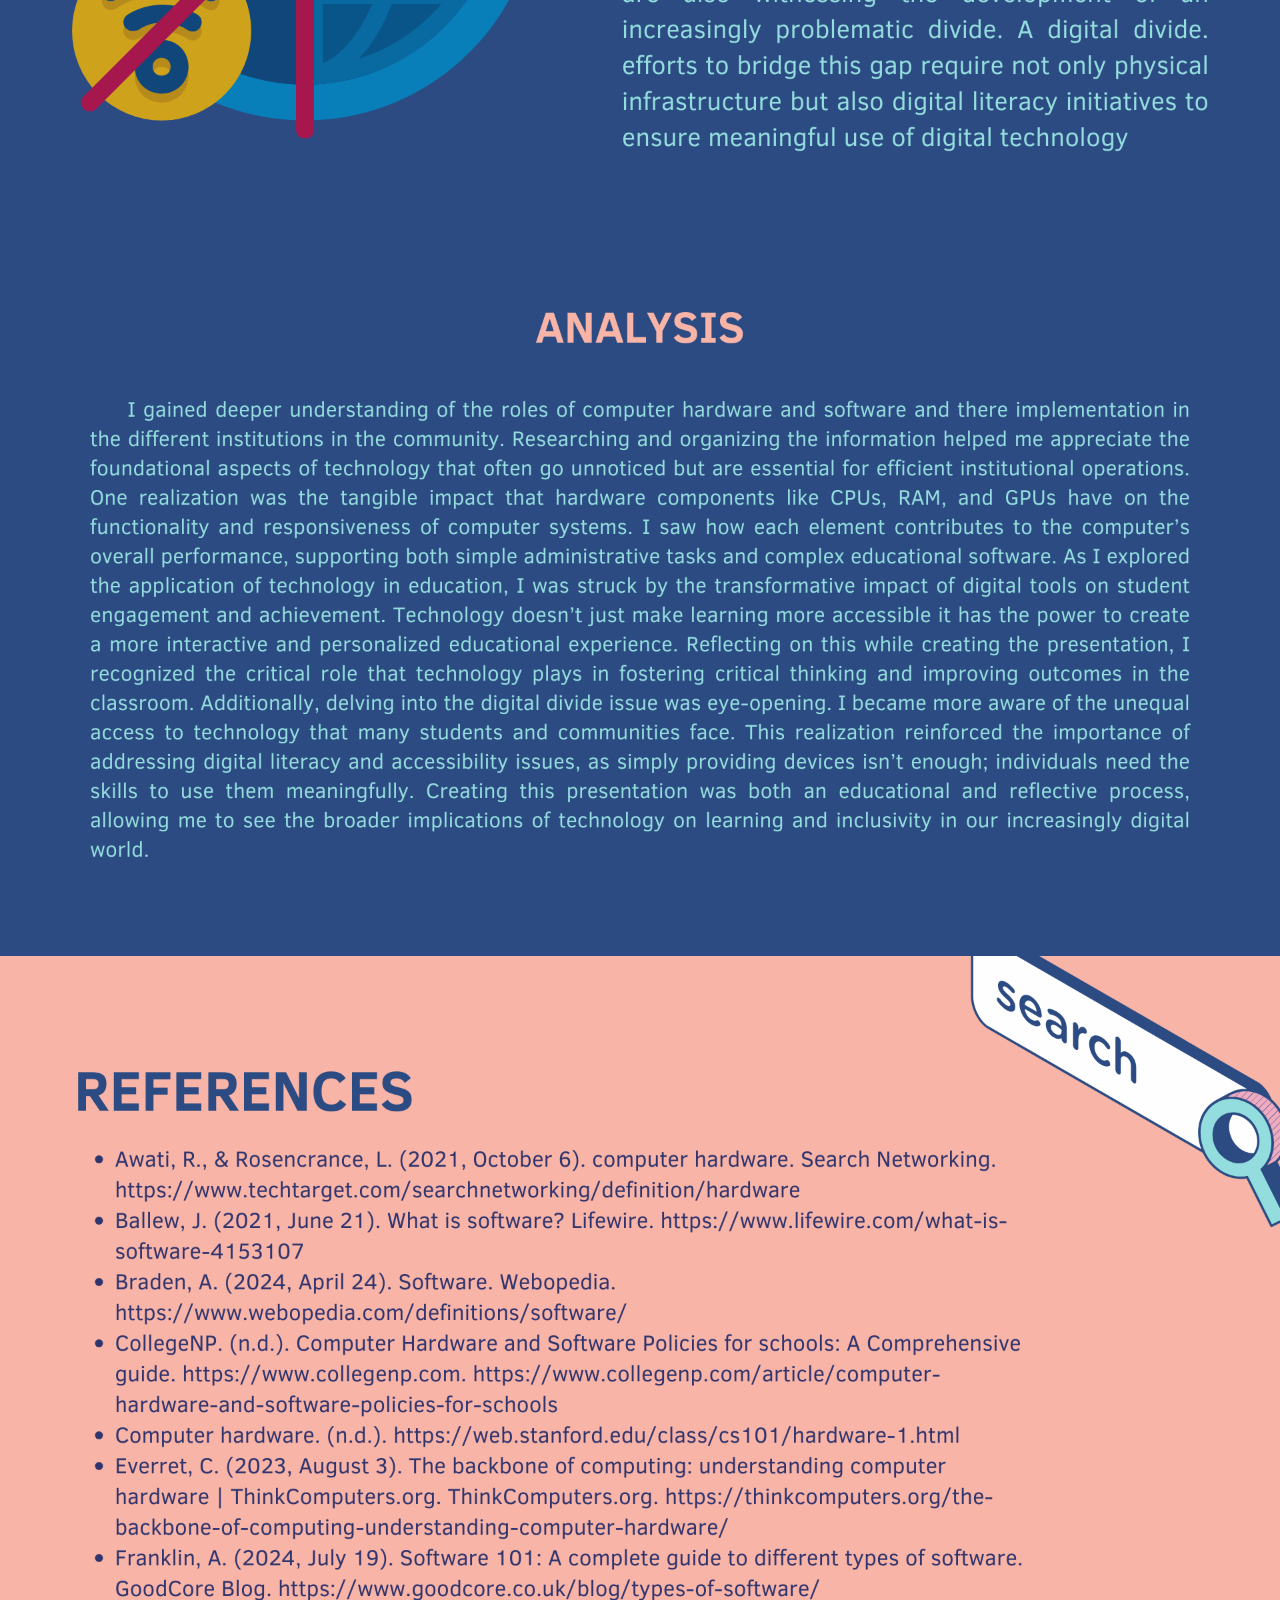
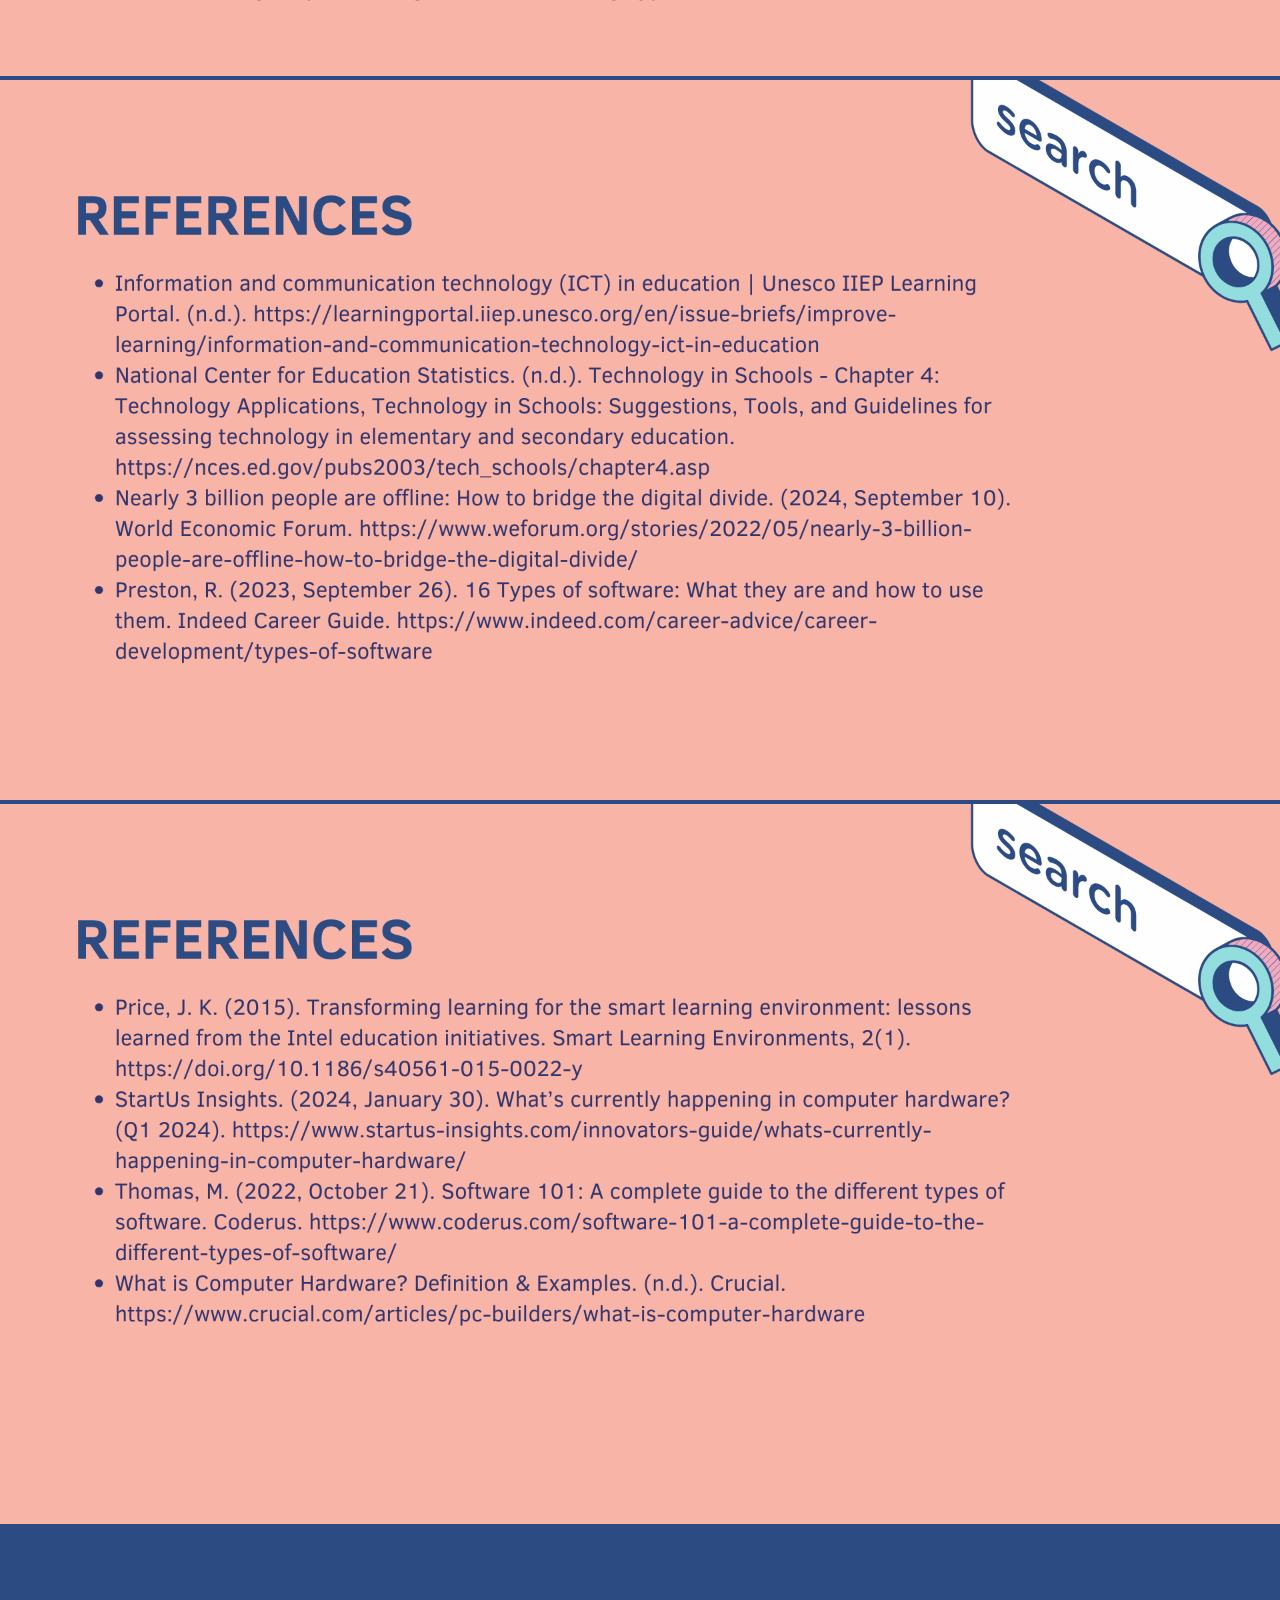
<file: P4.html>
<!DOCTYPE html>
<html lang="en">
    <head>
        <meta charset="utf-8">
        <link rel="icon" href="Logo.png">
        <title>COMPUTER HARDWARE AND SOFTWARE: THEIR IMPLEMENTATION IN THE DIFFERENT INSTITUTIONS IN THE COMMUNITY</title>
        <link rel="stylesheet" href="portfolioPageStyle.css">
        <style>
            body {
                background: #2b4b82;
            }
        </style>
    </head>
    <body>
        
        <div class="logo">
        <a href="Portfolios.html">
            <img src="Logo.png" alt="Logo">
        </a>
            <span>AE'S COMPUTATION JOURNAL</span>
        </div>
        

        <div class="container">
            <div class="slides">
                <img src="4.1.png" >
            </div>
        </div>
            <div class="slides">
                <img src="4.2.png" >
            </div>
            <div class="slides">
                <img src="4.3.png" >
            </div>
            <div class="slides">
                <img src="4.4.png" >
            </div>
            <div class="slides">
                <img src="4.5.png" >
            </div>
            <div class="slides">
                <img src="4.6.png" >
            </div>
            <div class="slides">
                <img src="4.7.png" >
            </div>
            <div class="slides">
                <img src="4.8.png" >
            </div>
            <div class="slides">
                <img src="4.9.png" >
            </div>
            <div class="slides">
                <img src="4.10.png" >
            </div>
            <div class="slides">
                <img src="4.11.png" >
            </div>
            <div class="slides">
                <img src="4.12.png" >
            </div>
            <div class="slides">
                <img src="4.13.png" >
            </div>
            <div class="slides">
                <img src="4.14.png" >
            </div>
            <div class="slides">
                <img src="4.15.png" >
            </div>
            <div class="slides">
                <img src="4.16.png" >
            </div>
            <div class="slides">
                <img src="4.17.png" >
            </div>
            <div class="slides">
                <img src="4.18.png" >
            </div>
            <div class="slides">
                <img src="4.19.png" >
            </div>
            <div class="slides">
                <img src="4.20.png" >
            </div>
            <div class="slides">
                <img src="4.21.png" >
            </div>
            <div class="slides">
                <img src="4.22.png" >
            </div>
            <div class="slides">
                <img src="4.23.png" >
            </div>
        </div>
    </body>
</html>
</file>
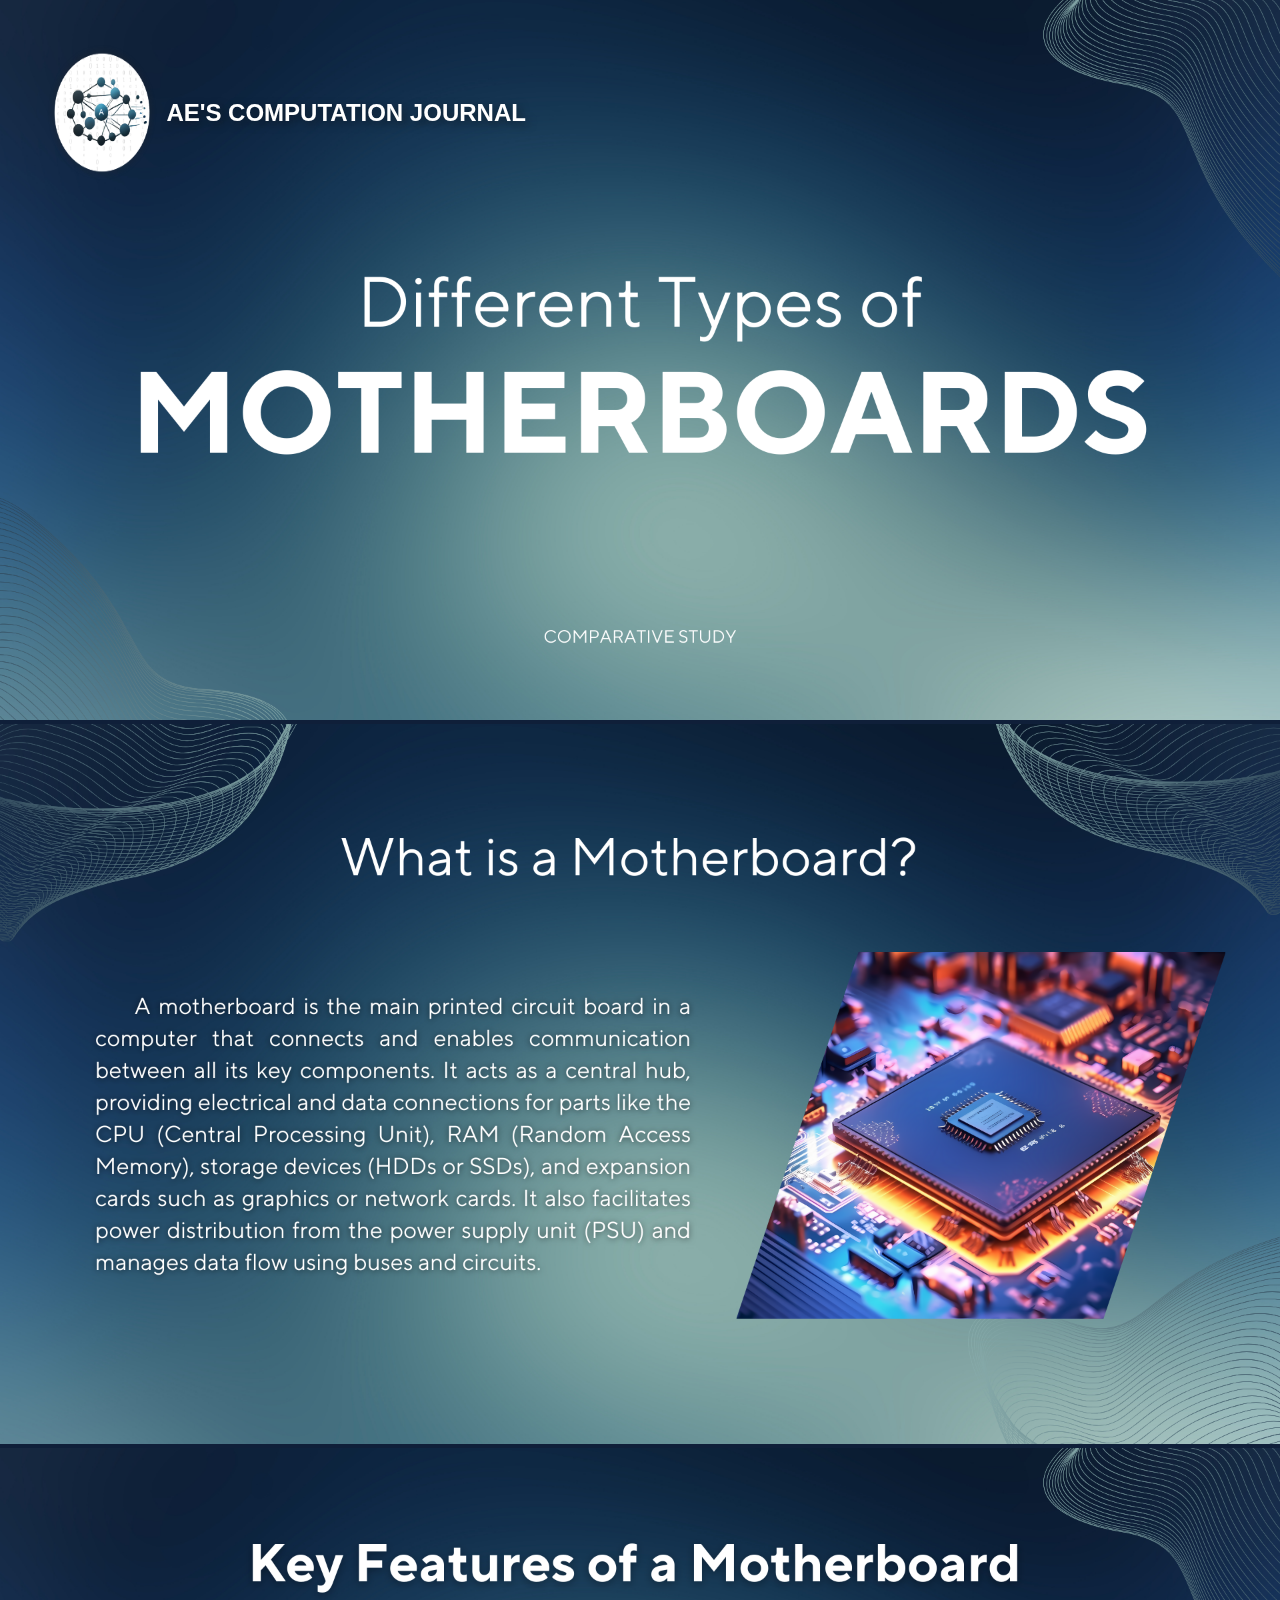
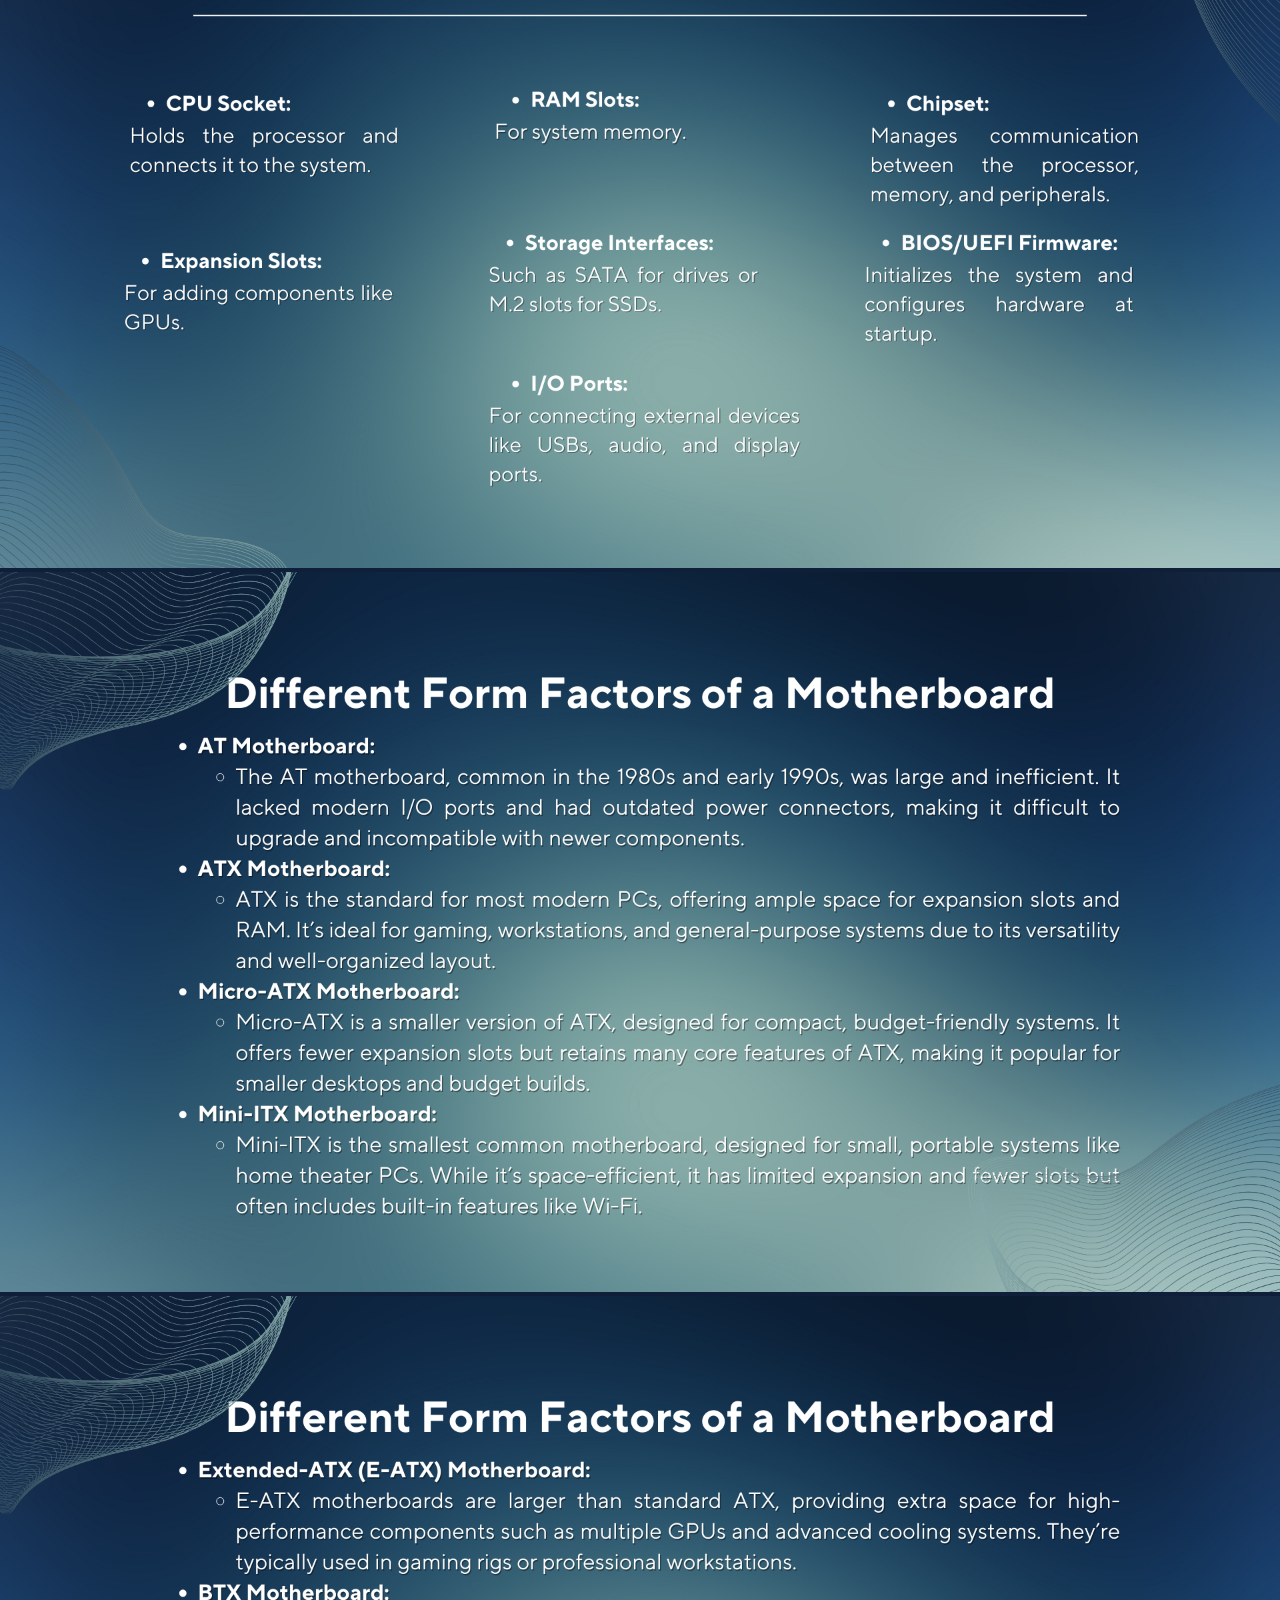
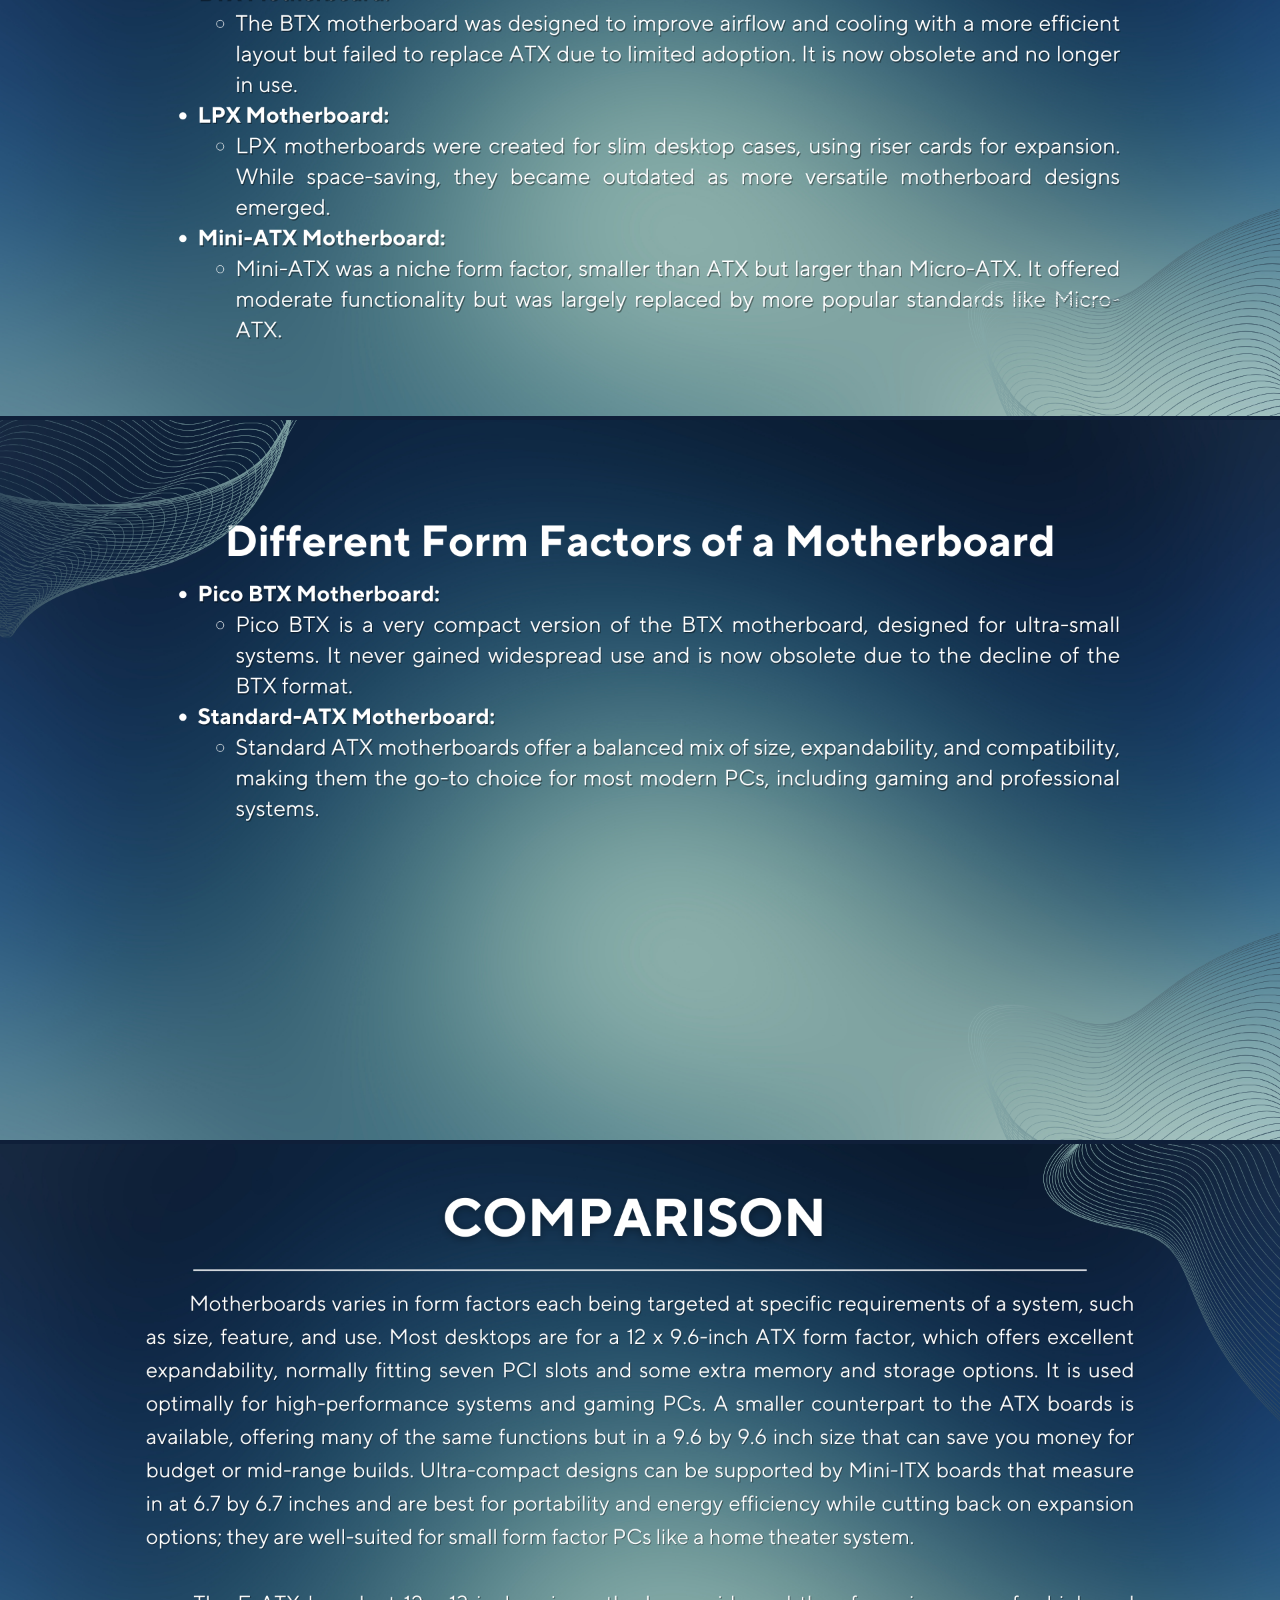
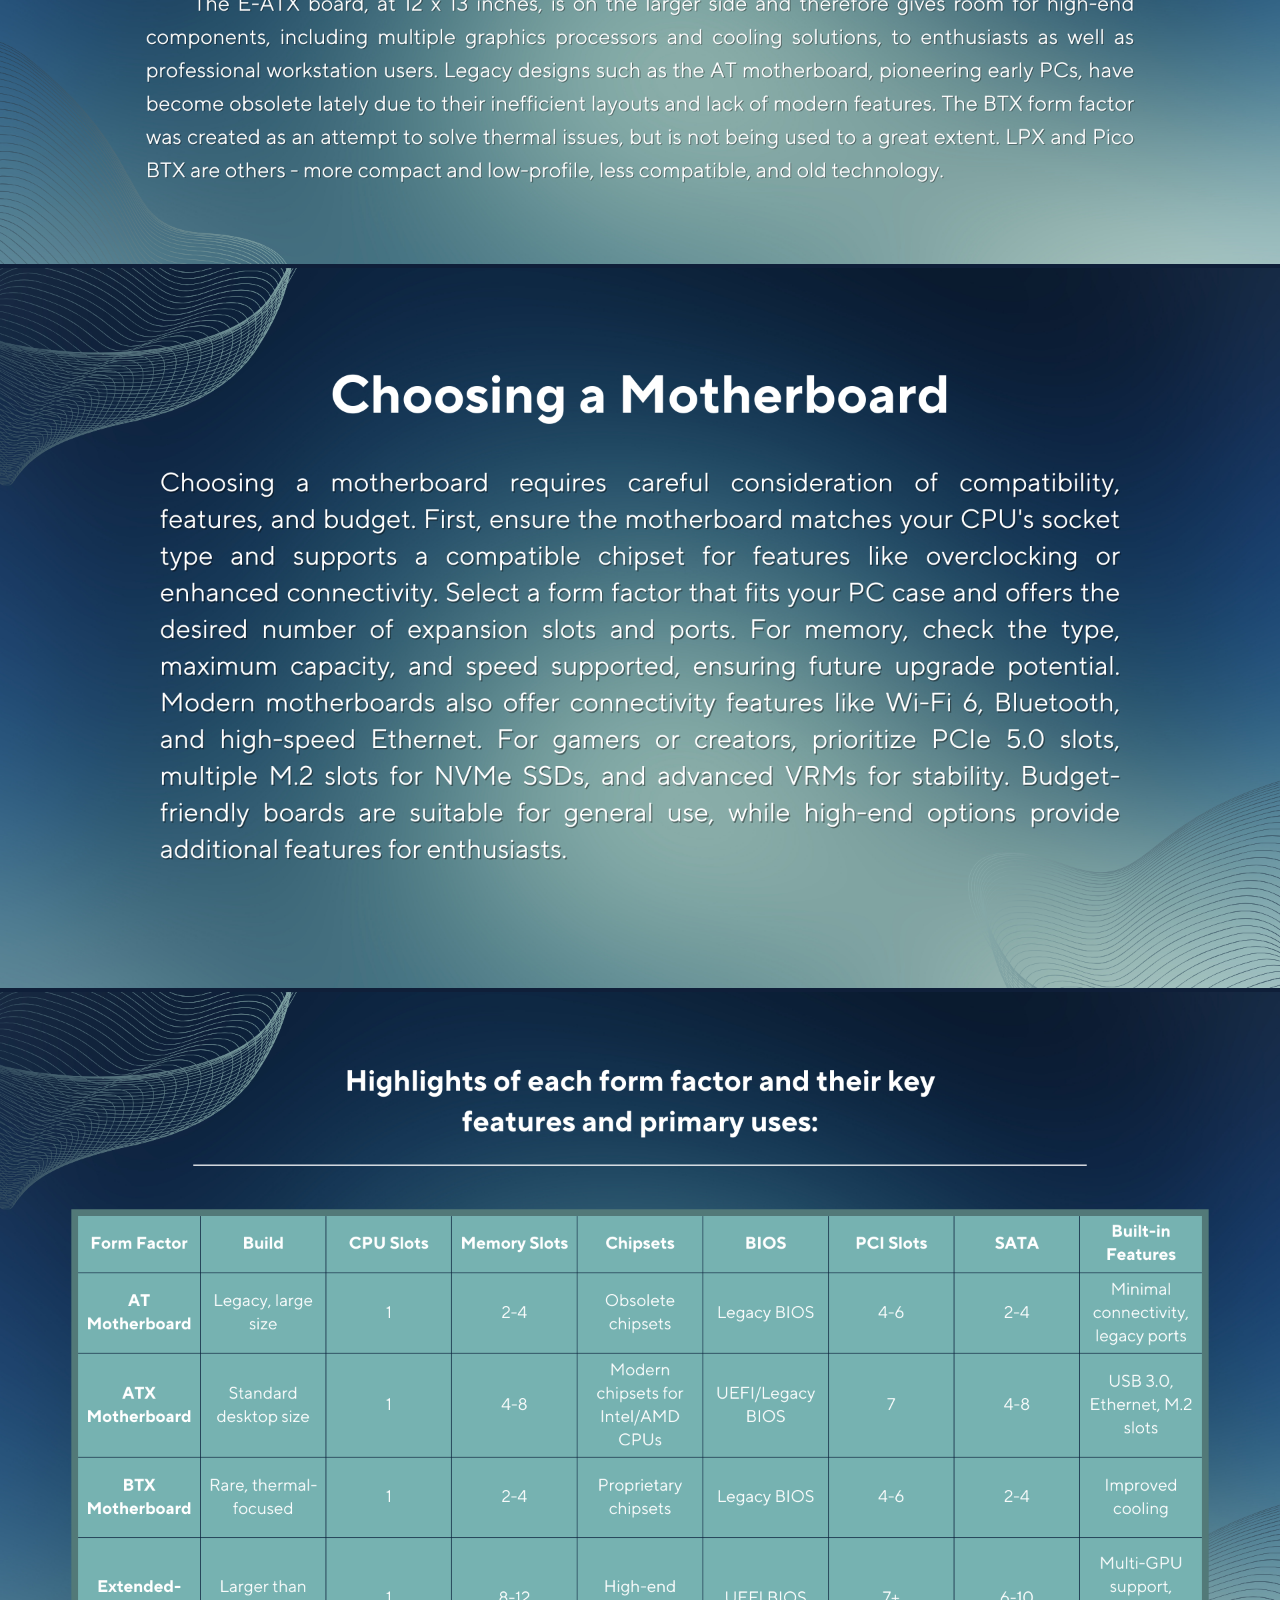
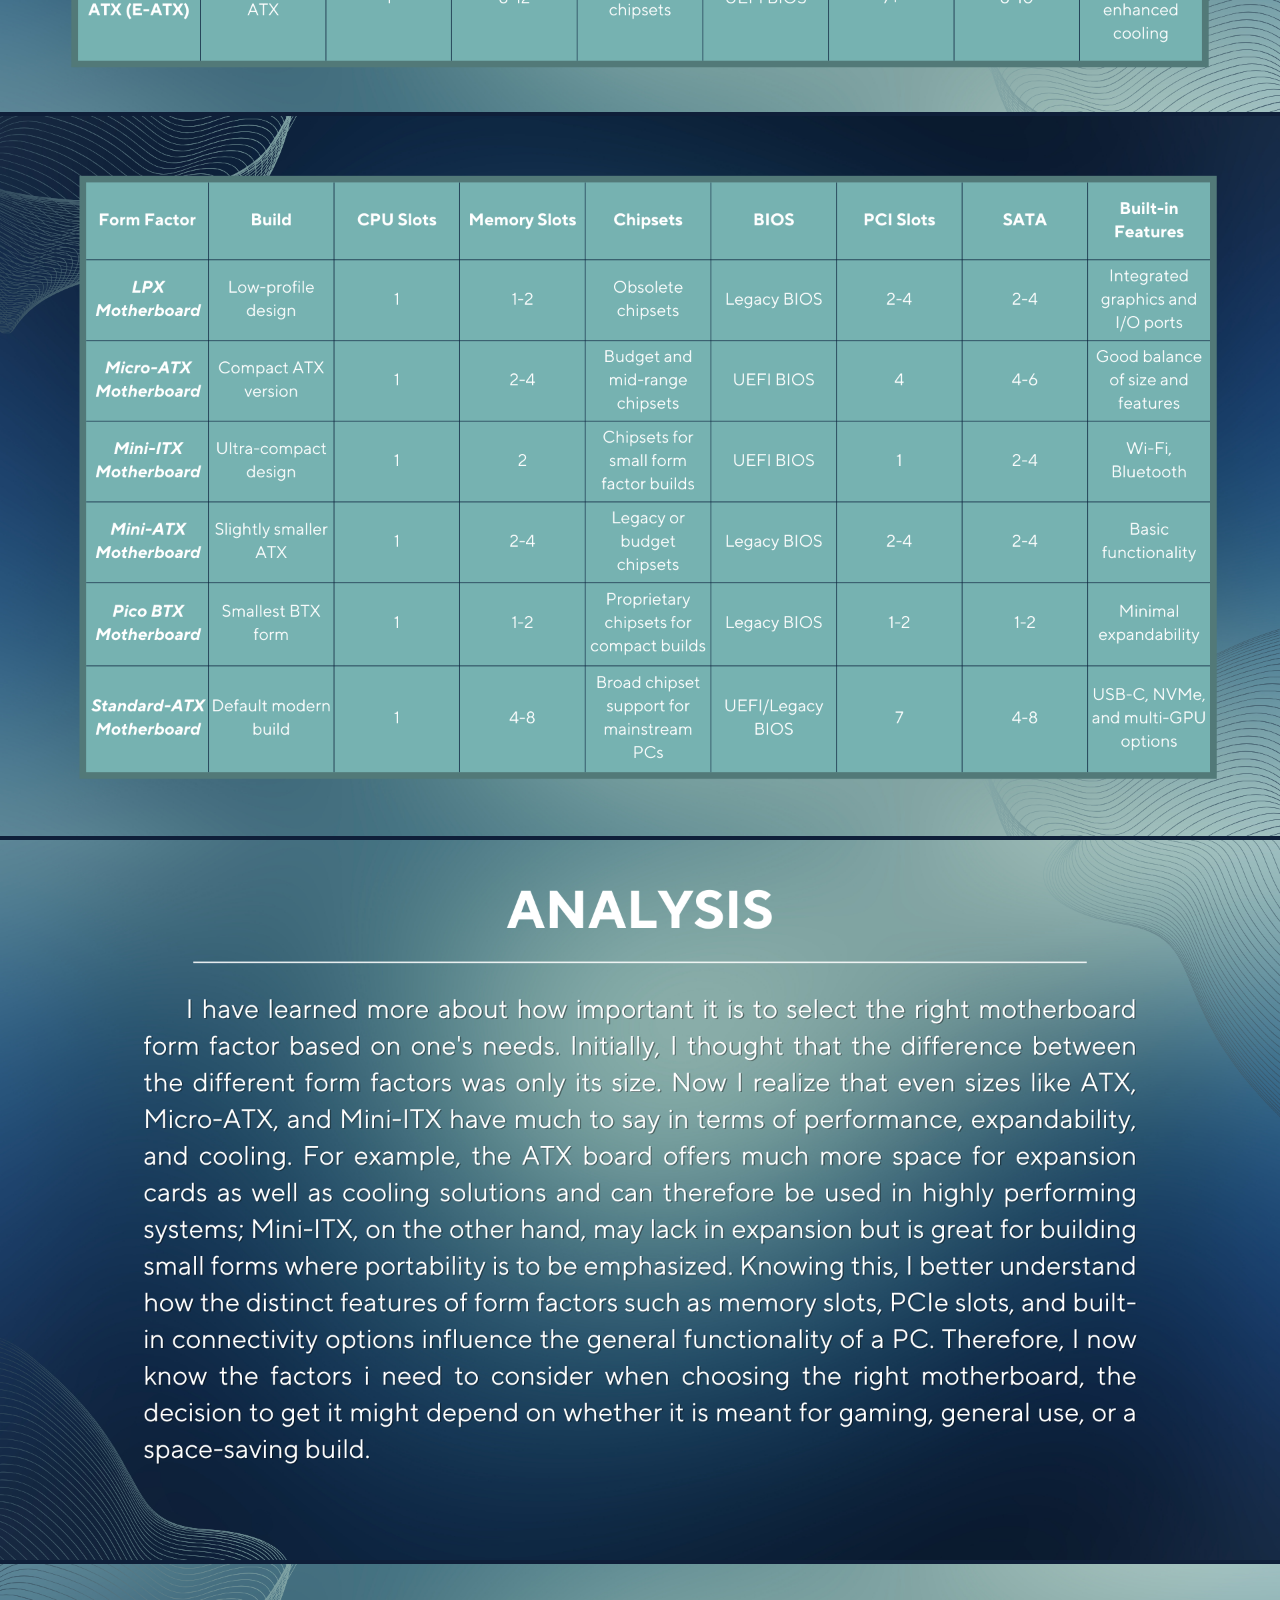
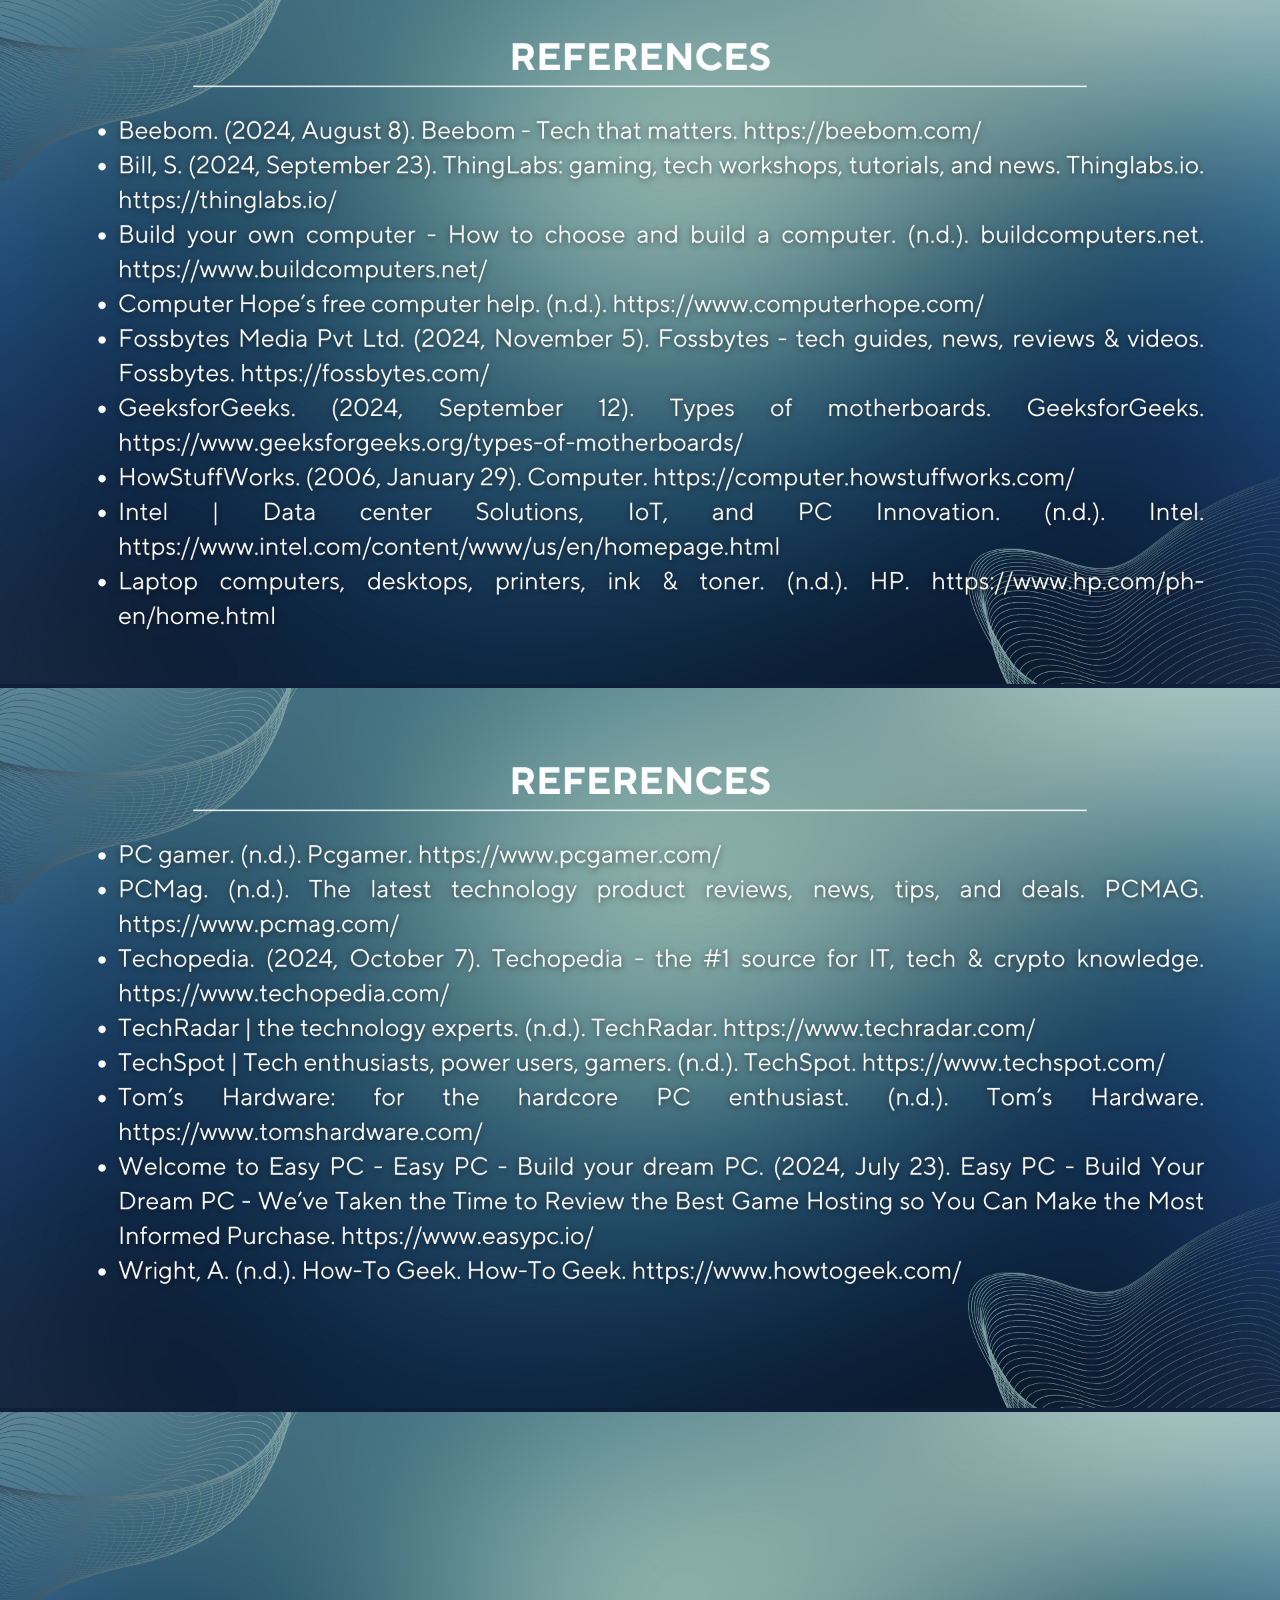
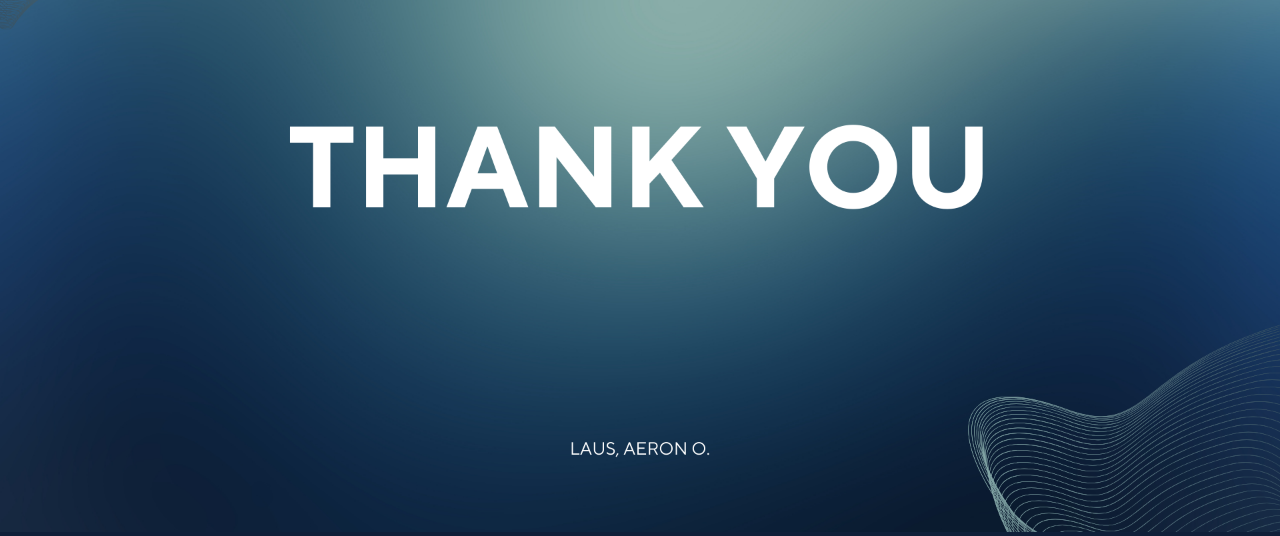
<file: P5.html>
<!DOCTYPE html>
<html lang="en">
    <head>
        <meta charset="utf-8">
        <link rel="icon" href="Logo.png">
        <title>COMPARATIVE STUDY ON DIFFERENT TYPES OF MOTHERBOARDS</title>
        <link rel="stylesheet" href="portfolioPageStyle.css">
        <style>
            body {
                background: #0f1f39;
            }
        </style>
    </head>
    <body>
        
        <div class="logo">
        <a href="Portfolios.html">
            <img src="Logo.png" alt="Logo">
        </a>
            <span>AE'S COMPUTATION JOURNAL</span>
        </div>

        <div class="container">
            <div class="slides">
                <img src="5.1.png" >
            </div>
            <div class="slides">
                <img src="5.2.png" >
            </div>
            <div class="slides">
                <img src="5.3.png" >
            </div>
            <div class="slides">
                <img src="5.4.png" >
            </div>
            <div class="slides">
                <img src="5.5.png" >
            </div>
            <div class="slides">
                <img src="5.6.png" >
            </div>
            <div class="slides">
                <img src="5.7.png" >
            </div>
            <div class="slides">
                <img src="5.8.png" >
            </div>
            <div class="slides">
                <img src="5.9.png" >
            </div>
            <div class="slides">
                <img src="5.10.png" >
            </div>
            <div class="slides">
                <img src="5.11.png" >
            </div>
            <div class="slides">
                <img src="5.12.png" >
            </div>
            <div class="slides">
                <img src="5.13.png" >
            </div>
            <div class="slides">
                <img src="5.14.png" >
            </div>
        </div>
    </body>
</html>
</file>
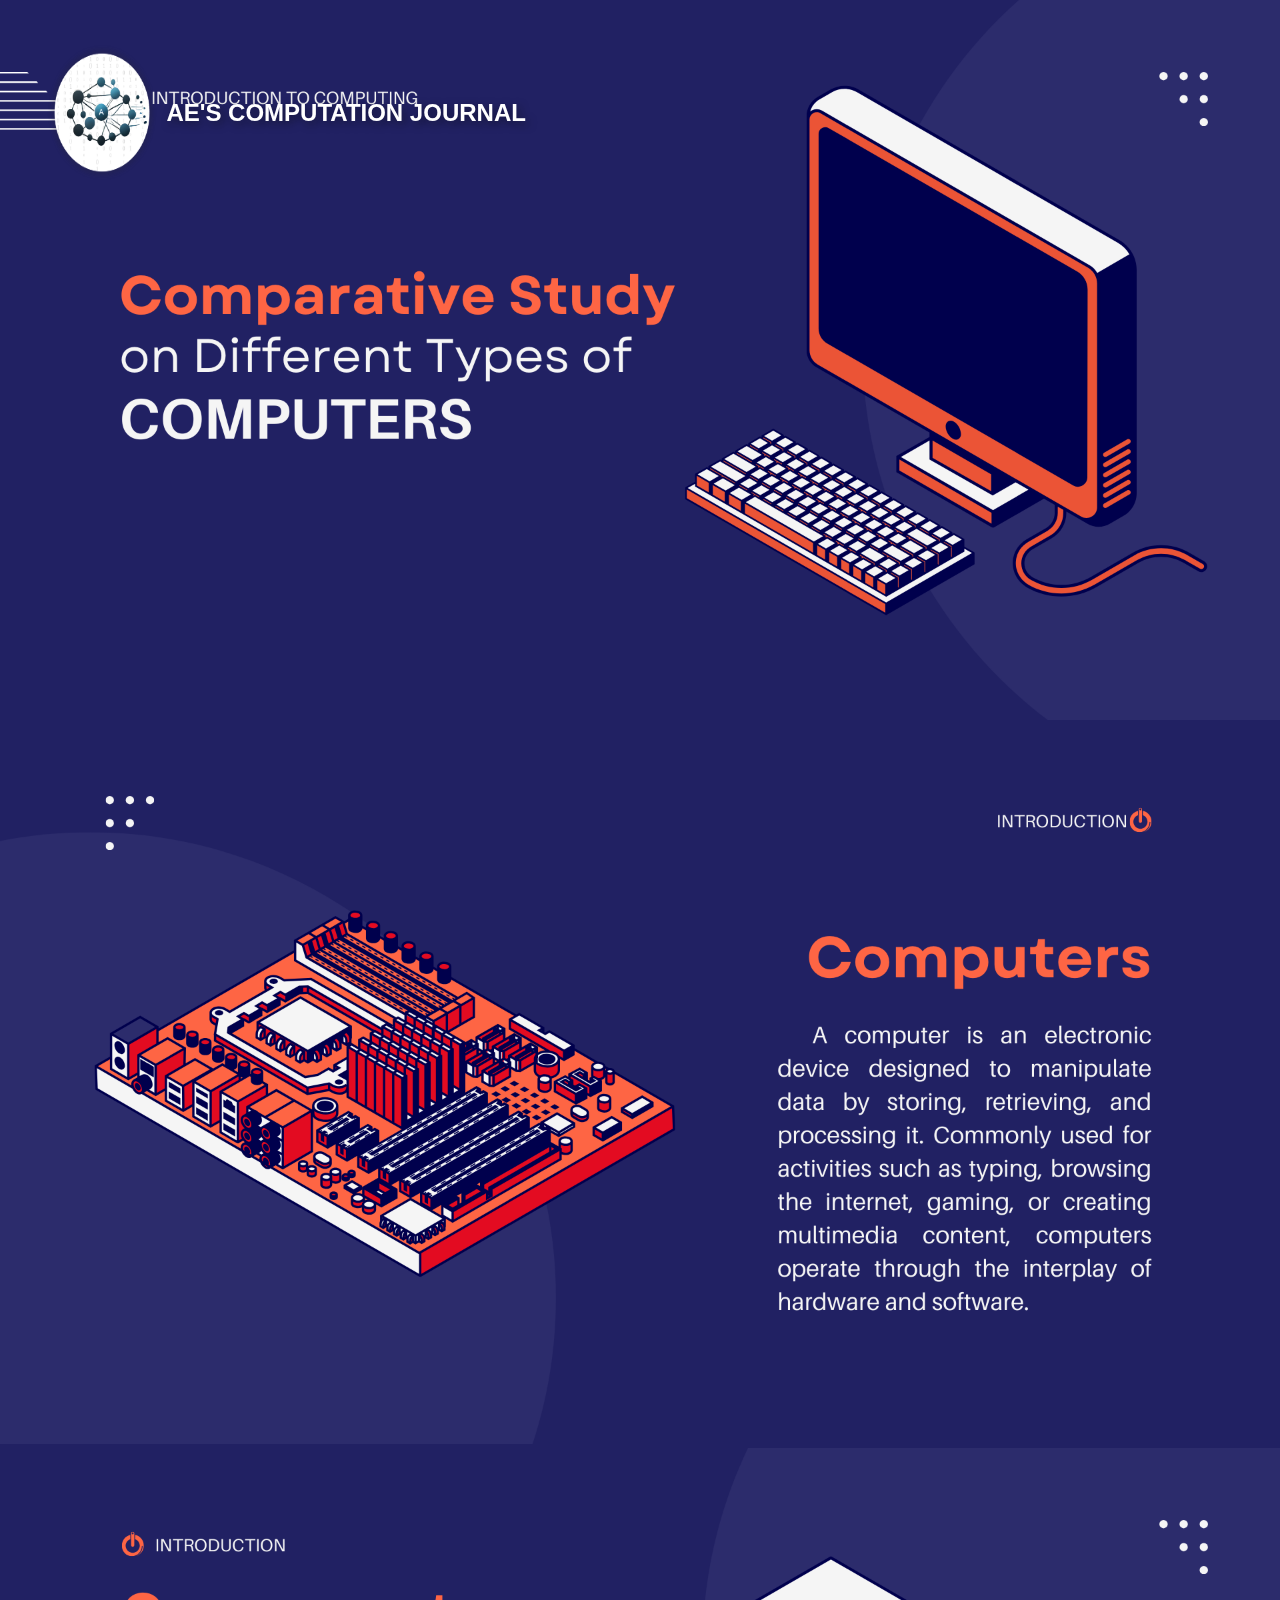
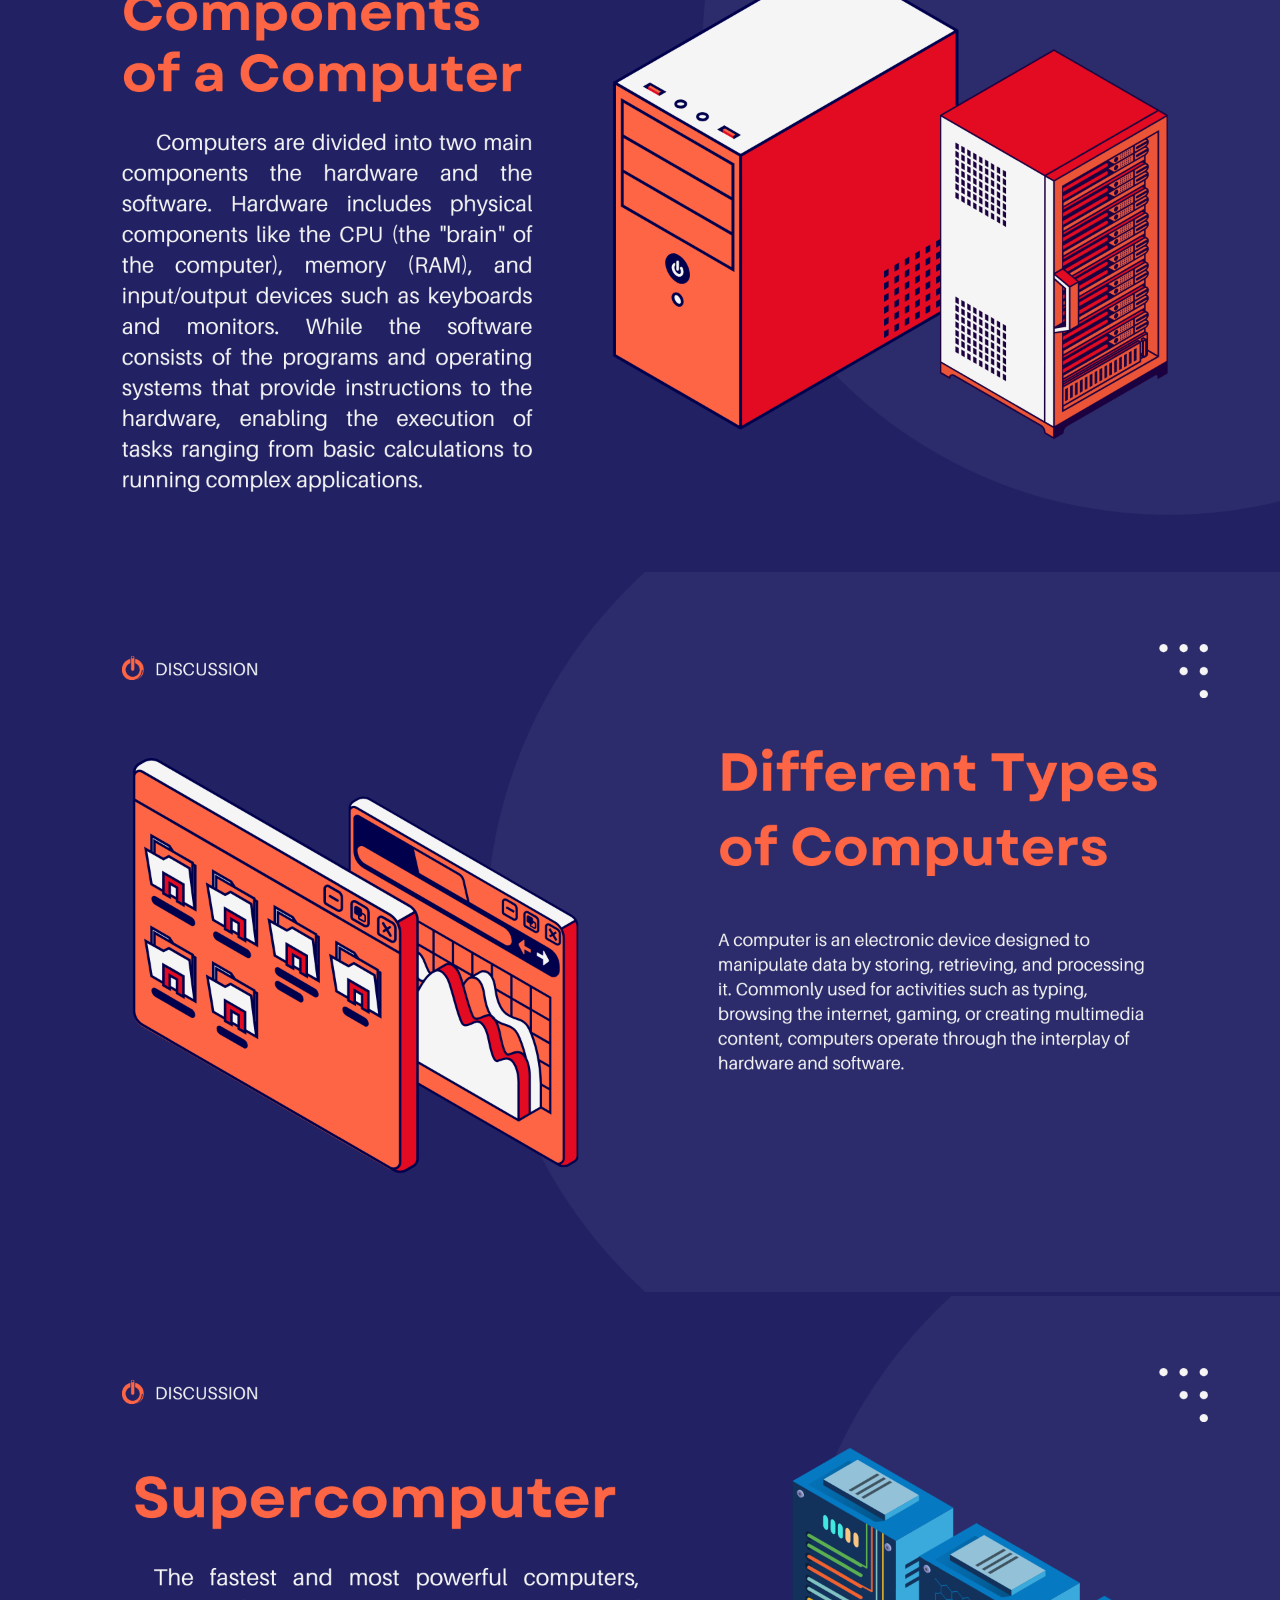
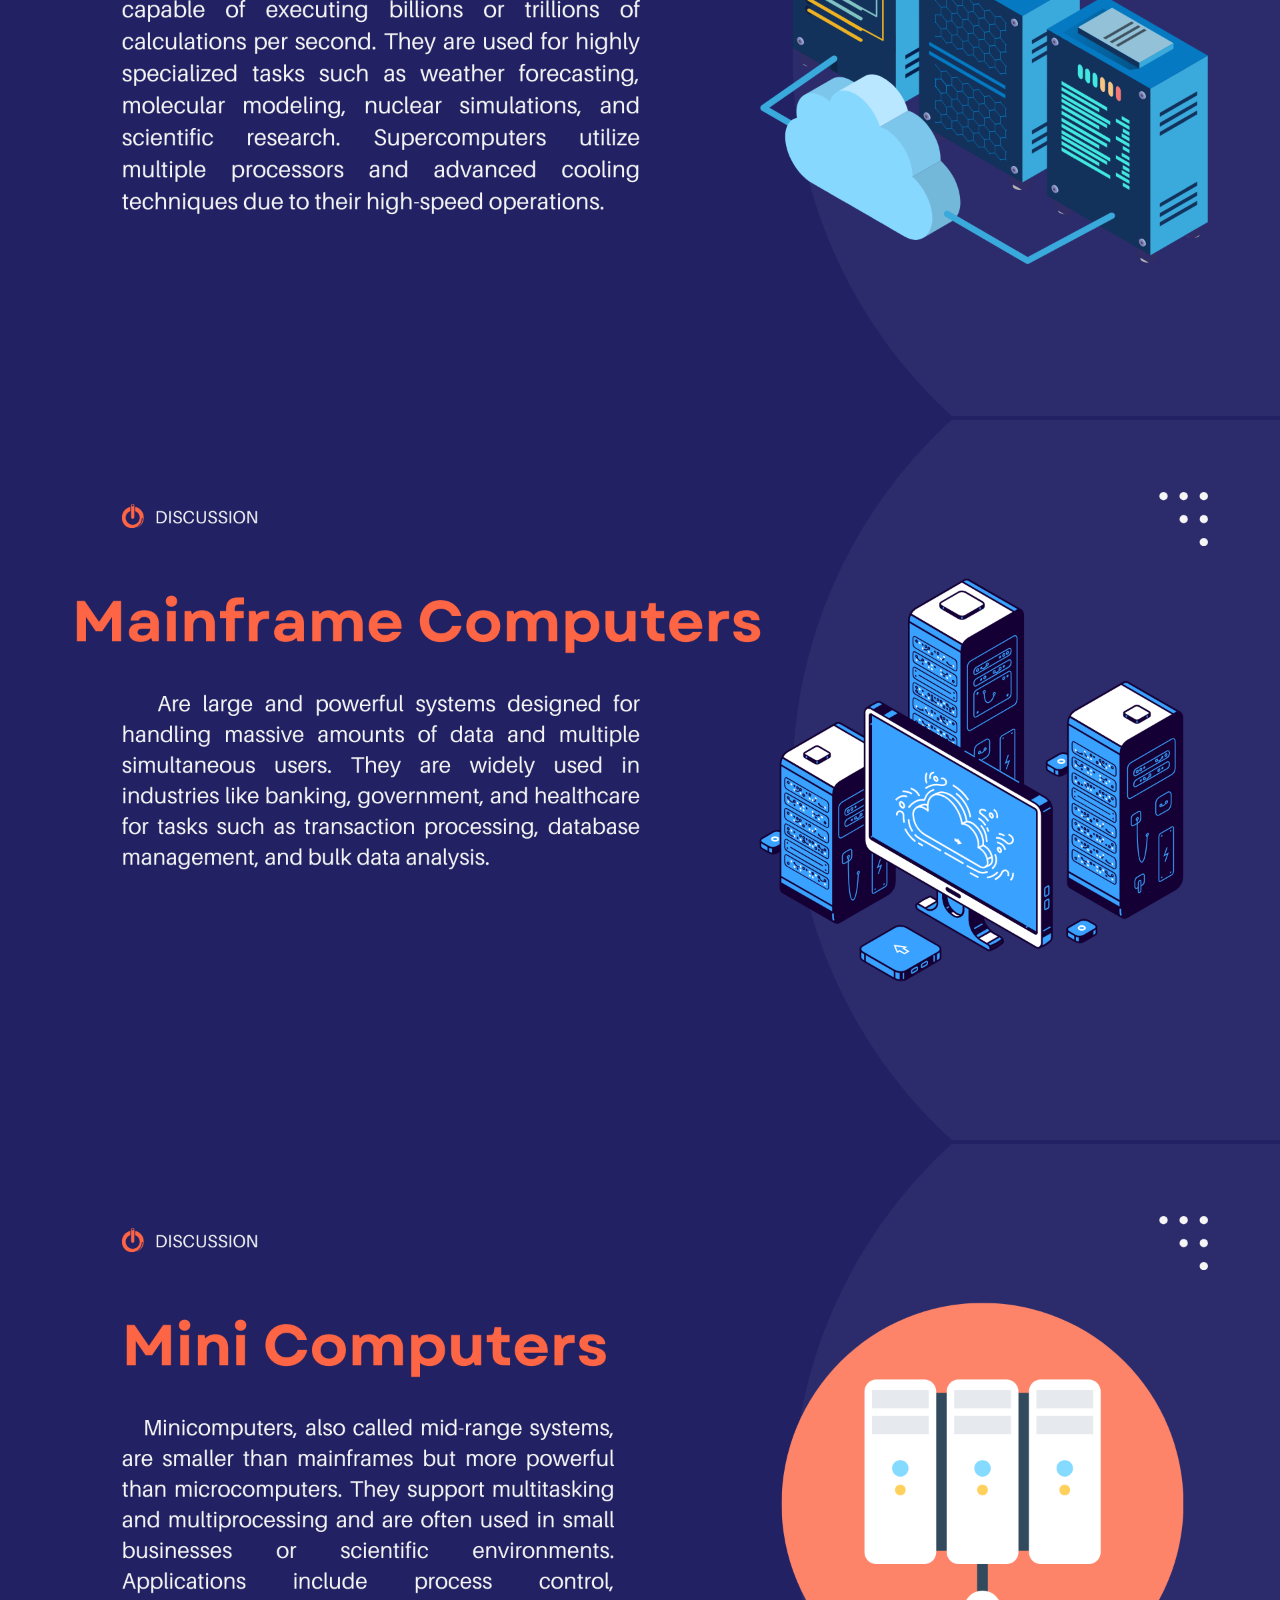
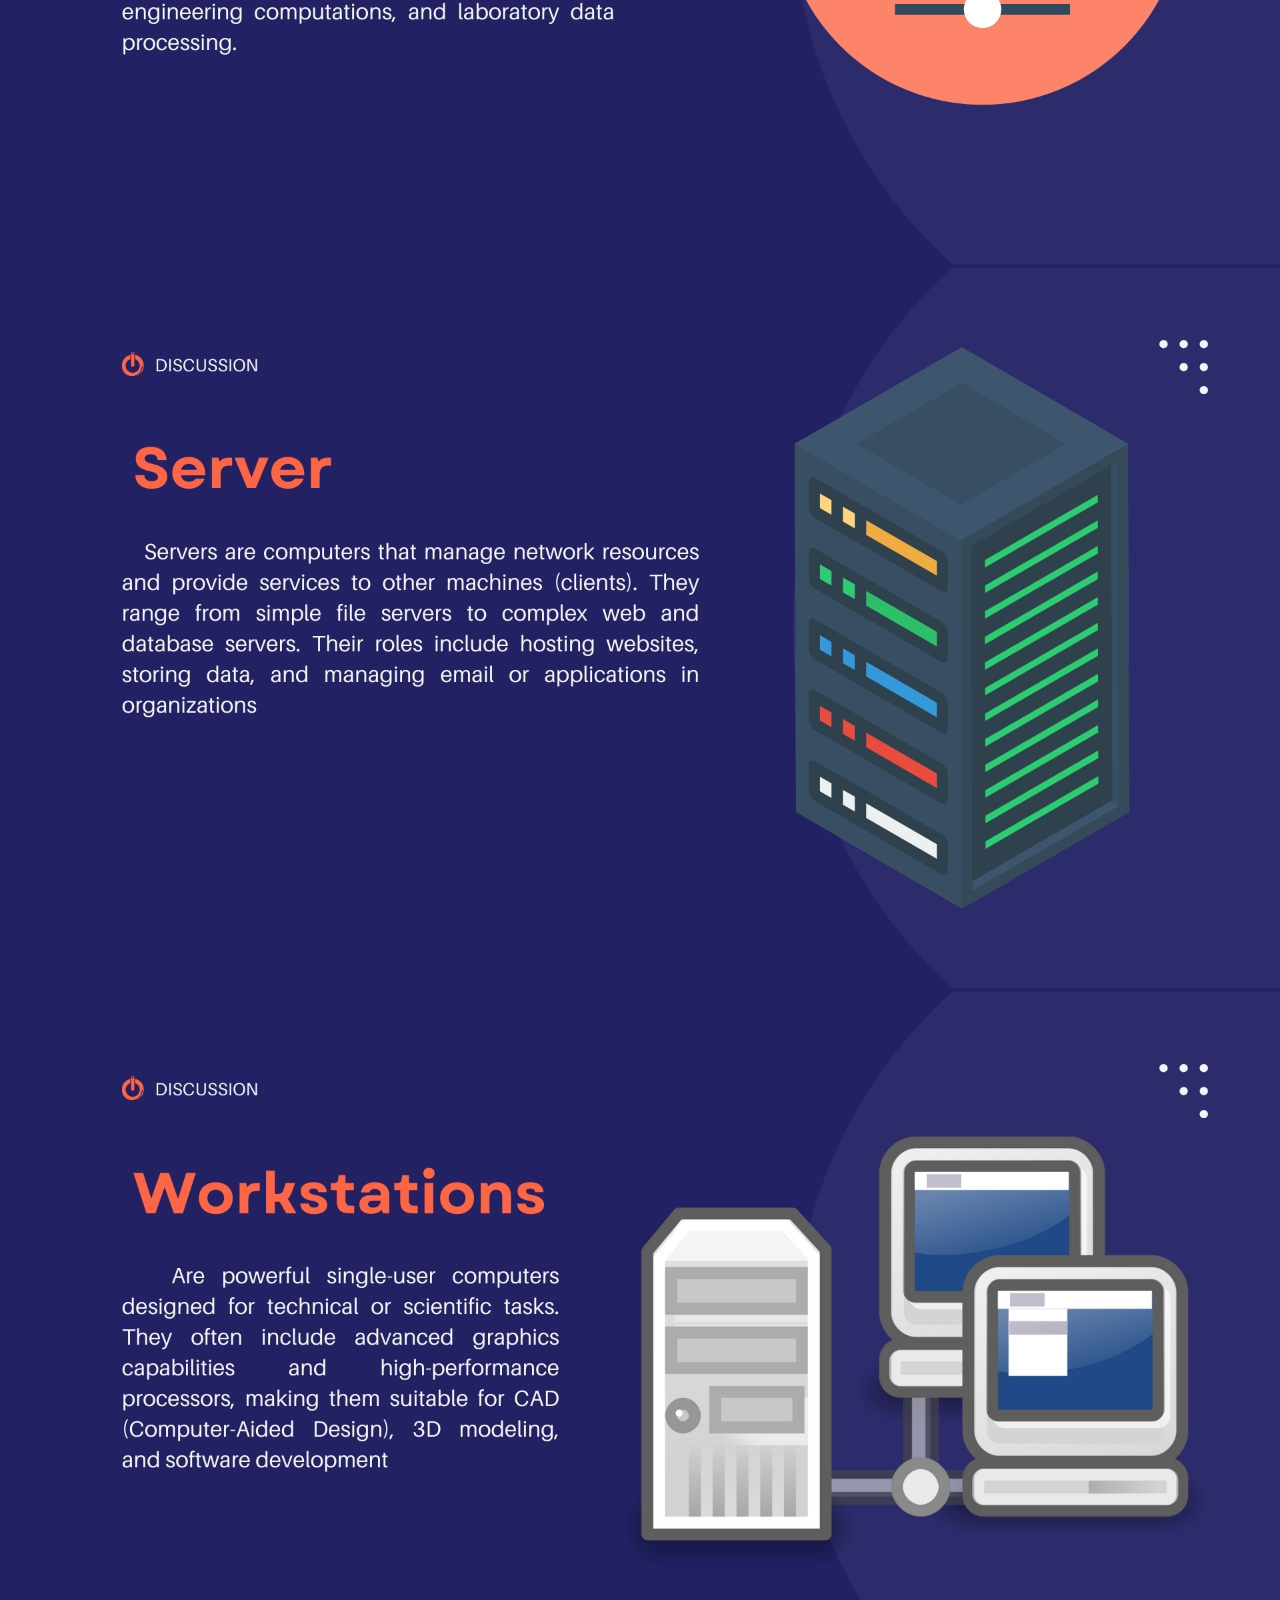
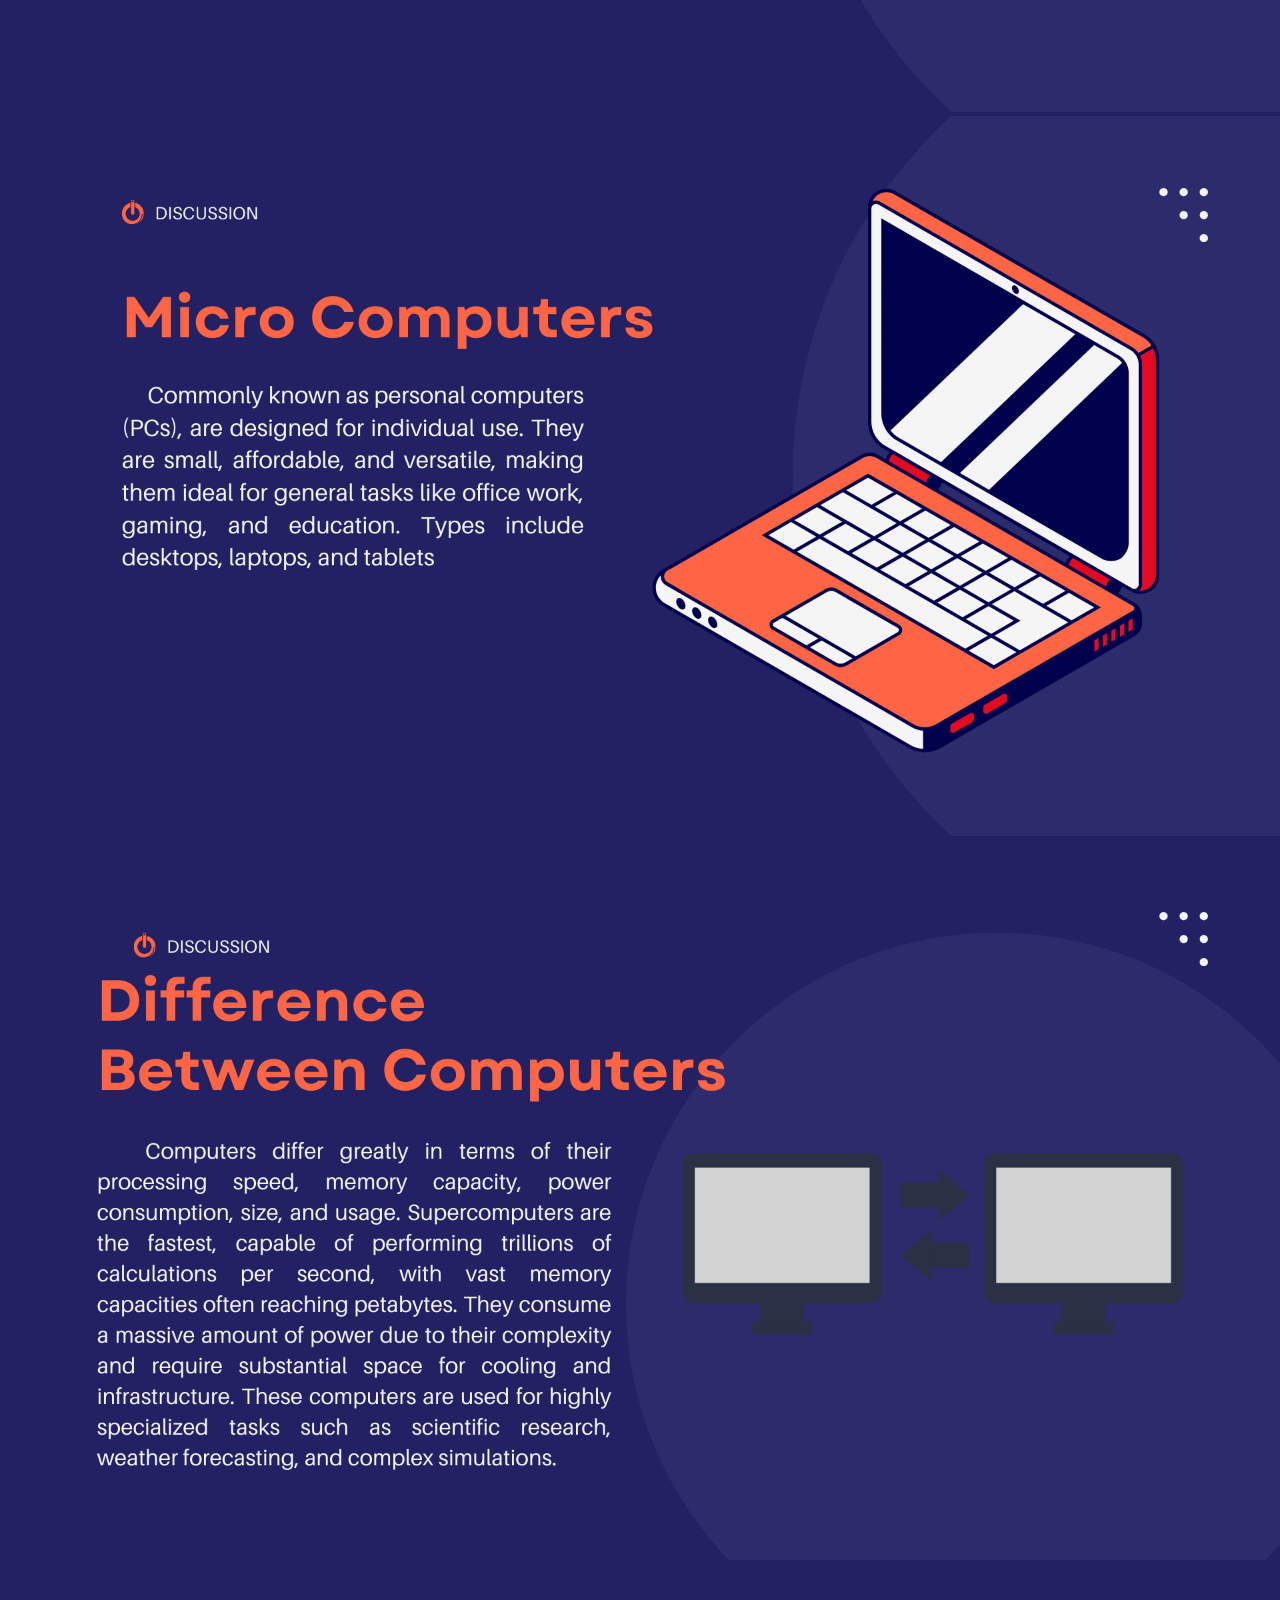
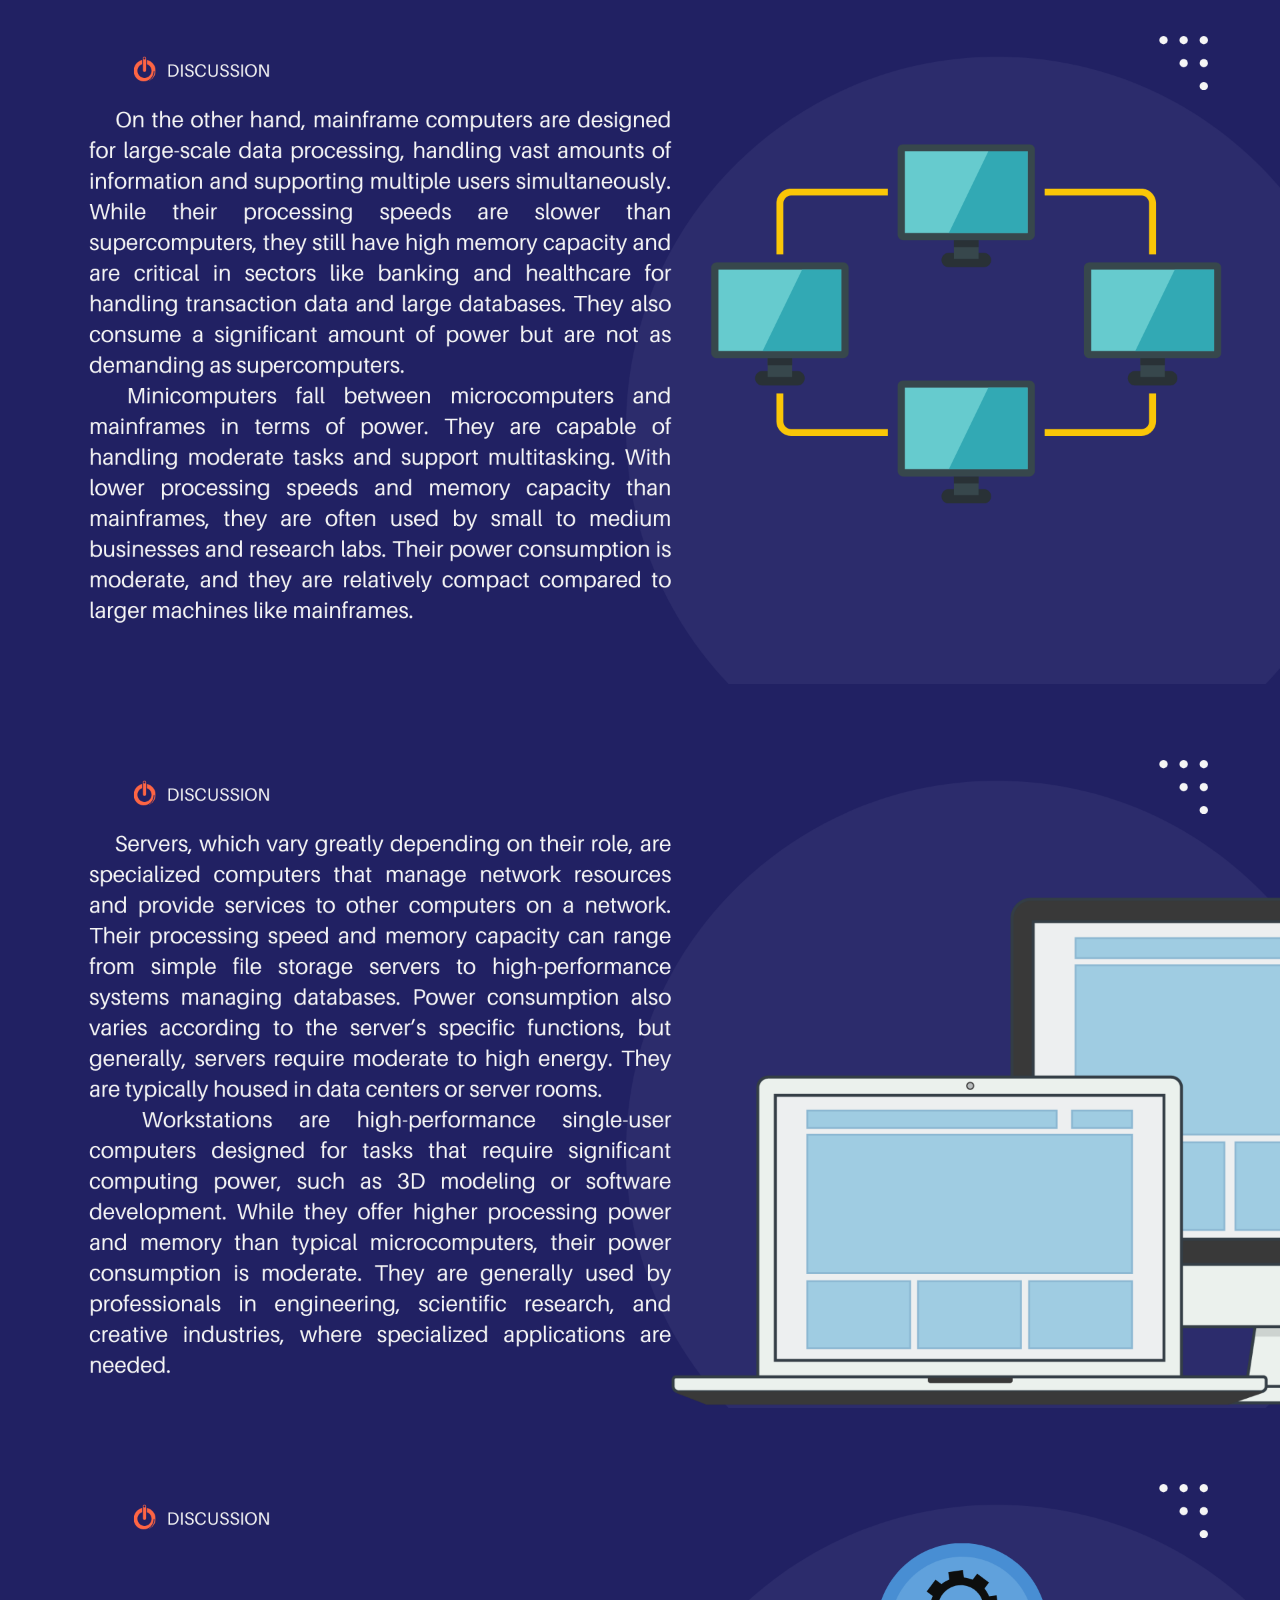
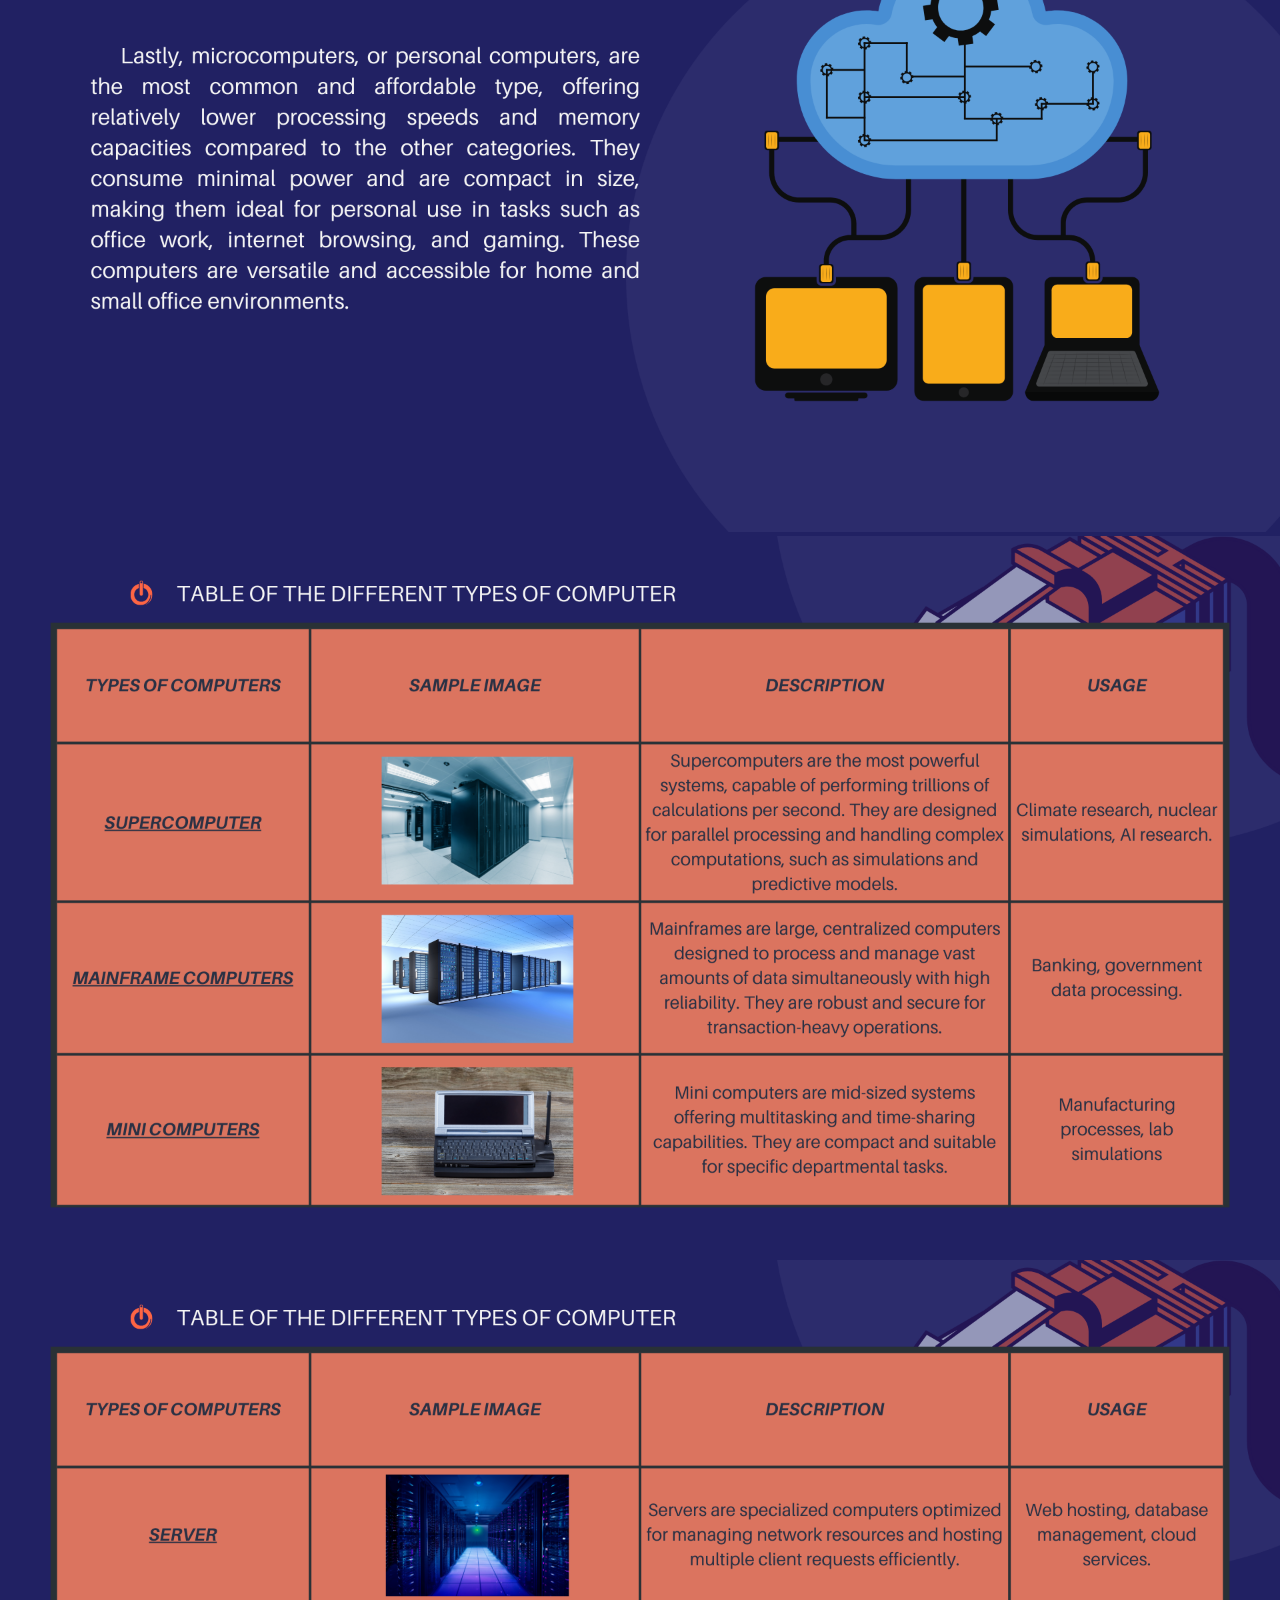
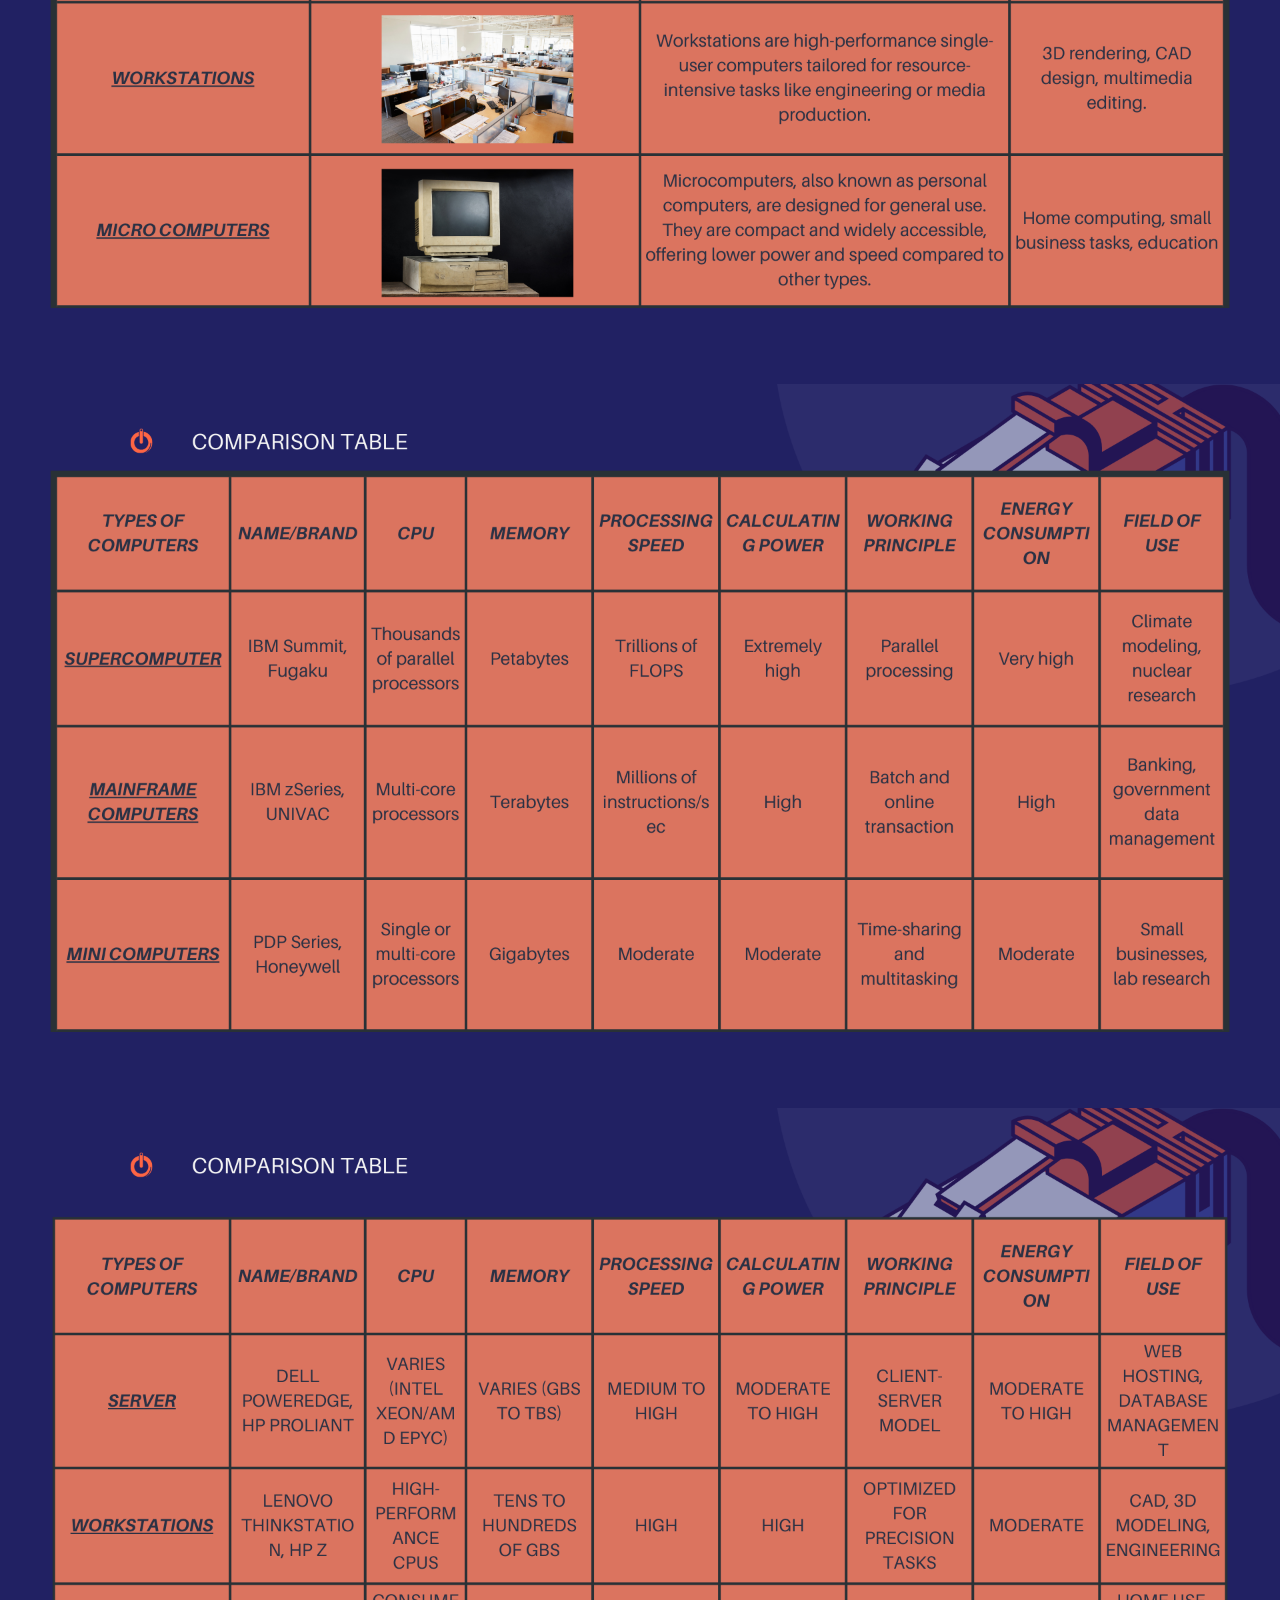
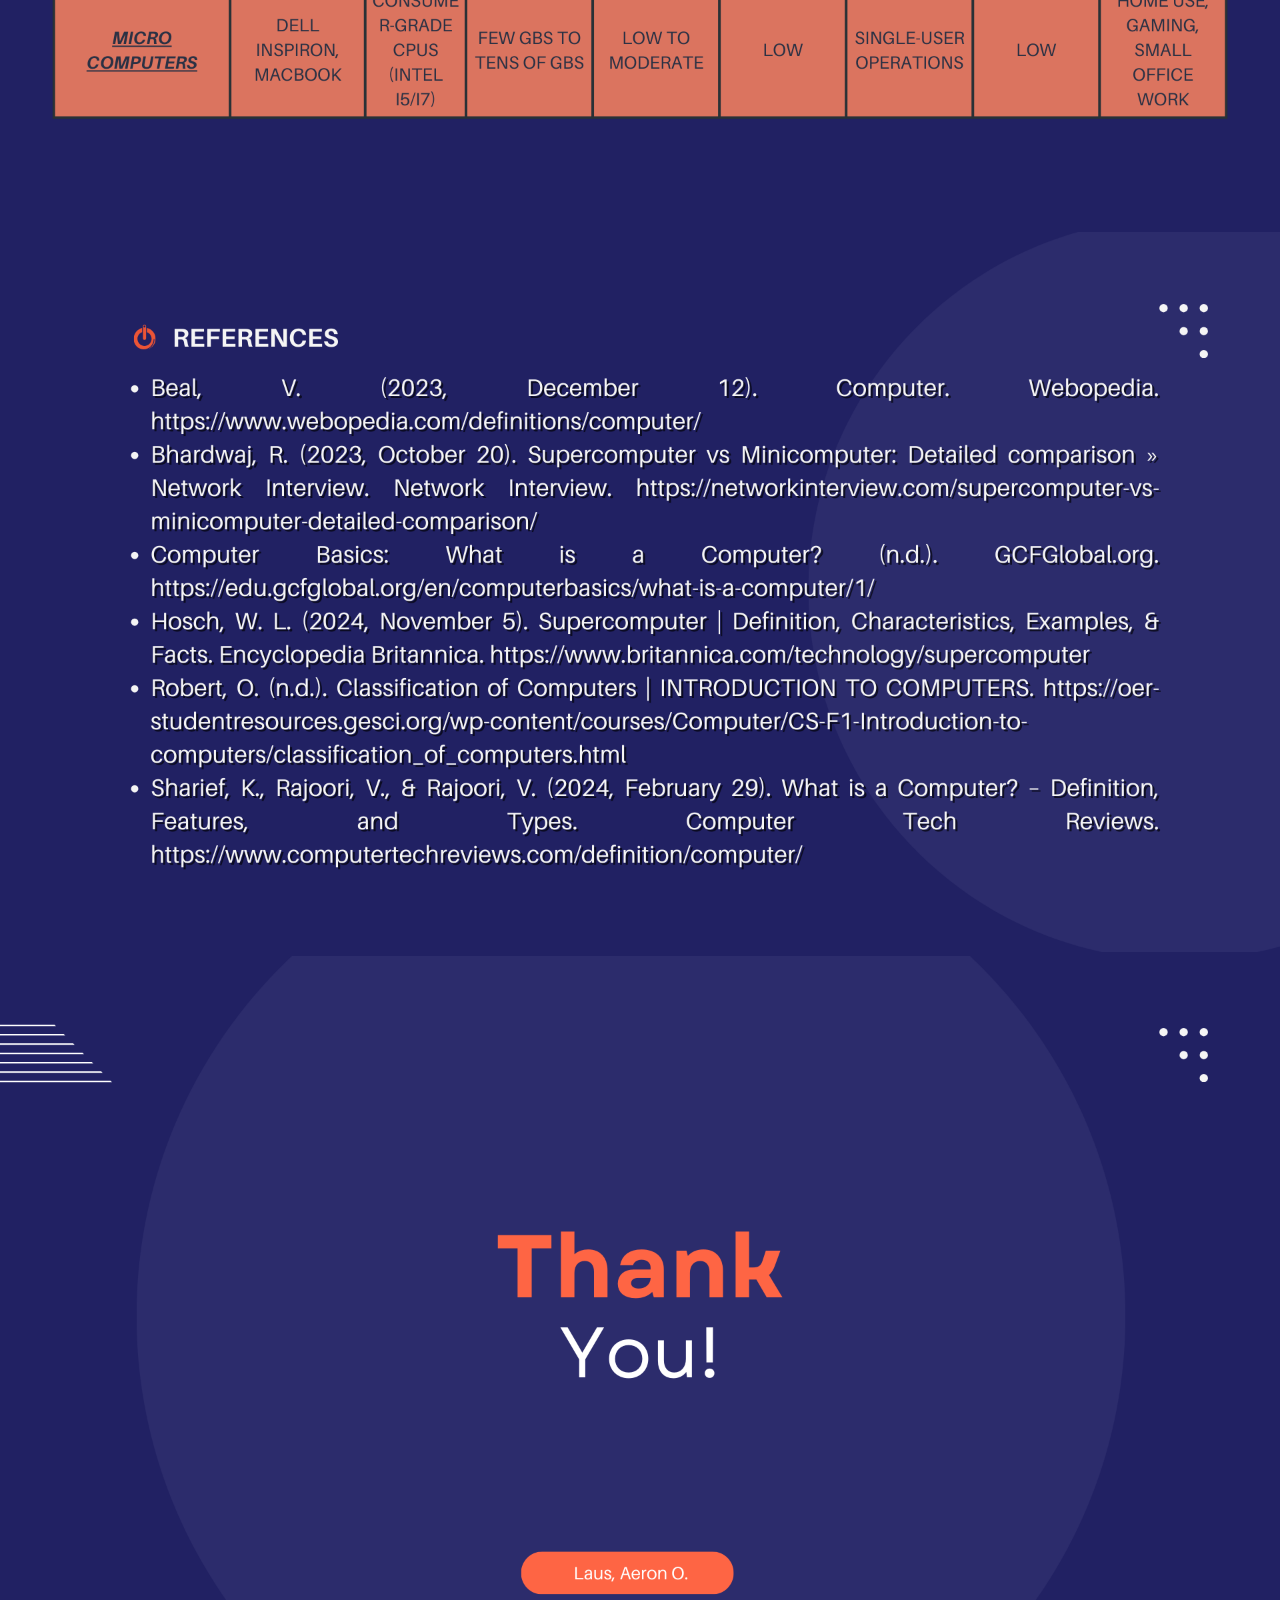
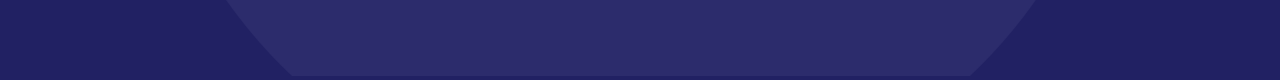
<file: P6.html>
<!DOCTYPE html>
<html lang="en">
    <head>
        <meta charset="utf-8">
        <link rel="icon" href="Logo.png">
        <title>COMPARATIVE STUDY ON DIFFERENT TYPES OF COMPUTERS</title>
        <link rel="stylesheet" href="portfolioPageStyle.css">
        <style>
            body {
                background: #212163;
            }
        </style>
    </head>
    <body>
        
        <div class="logo">
        <a href="Portfolios.html">
            <img src="Logo.png" alt="Logo">
        </a>
            <span>AE'S COMPUTATION JOURNAL</span>
        </div>

        <div class="container">
            <div class="slides">
                <img src="6.1.png" width="100%" height="780px">
            </div>
            <div class="slides">
                <img src="6.2.png" width="100%" height="780px">
            </div>
            <div class="slides">
                <img src="6.3.png" width="100%" height="780px">
            </div>
            <div class="slides">
                <img src="6.4.png" width="100%" height="780px">
            </div>
            <div class="slides">
                <img src="6.5.png" width="100%" height="780px">
            </div>
            <div class="slides">
                <img src="6.6.png" width="100%" height="780px">
            </div>
            <div class="slides">
                <img src="6.7.png" width="100%" height="780px">
            </div>
            <div class="slides">
                <img src="6.8.png" width="100%" height="780px">
            </div>
            <div class="slides">
                <img src="6.9.png" width="100%" height="780px">
            </div>
            <div class="slides">
                <img src="6.10.png" width="100%" height="780px">
            </div>
            <div class="slides">
                <img src="6.11.png" width="100%" height="780px">
            </div>
            <div class="slides">
                <img src="6.12.png" width="100%" height="780px">
            </div>
            <div class="slides">
                <img src="6.13.png" width="100%" height="780px">
            </div>
            <div class="slides">
                <img src="6.14.png" width="100%" height="780px">
            </div>
            <div class="slides">
                <img src="6.15.png" width="100%" height="780px">
            </div>
            <div class="slides">
                <img src="6.16.png" width="100%" height="780px">
            </div>
            <div class="slides">
                <img src="6.17.png" width="100%" height="780px">
            </div>
            <div class="slides">
                <img src="6.18.png" width="100%" height="780px">
            </div>
            <div class="slides">
                <img src="6.19.png" width="100%" height="780px">
            </div>
            <div class="slides">
                <img src="6.20.png" width="100%" height="780px">
            </div>
        </div>
    </body>
</html>
</file>
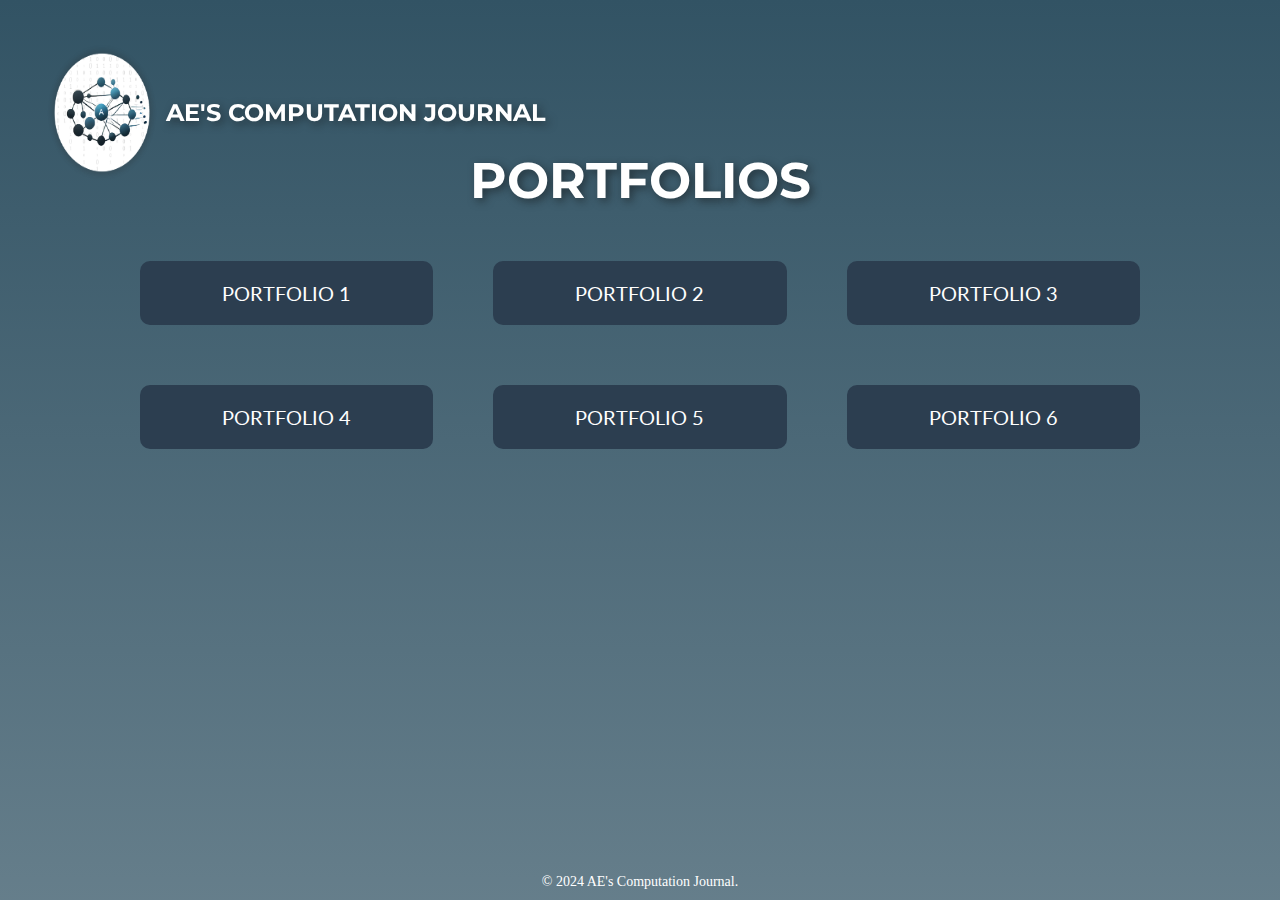
<file: Portfolios.html>
<!DOCTYPE html>
<html lang="en">

<head>
    <meta charset="UTF-8">
    <meta name="viewport" content="width=device-width, initial-scale=1.0">
    <link rel="icon" href="Logo.png">
    <title>PORTFOLIOS</title>
    <link href="https://fonts.googleapis.com/css2?family=Montserrat:wght@700&family=Lato:wght@400&display=swap" rel="stylesheet">
    <link rel="stylesheet" href="pageFormat.css">
    <style>
        .portfolios {
            font-family: 'Lato', sans-serif;
            display: grid;
            grid-template-columns: repeat(3, 1fr);
            gap: 60px;
            max-width: 1000px;
            width: 100%;
            margin: 50px 0;
        }
        .portfolio {
            background-color: #2c3e50;
            color: #ffffff;
            font-size: 20px;
            padding: 20px;
            text-align: center;
            text-decoration: none;
            border-radius: 10px;
            transition: all 0.3s ease-in-out;
        }
        .portfolio:hover {
            transform: translateY(-5px);
            box-shadow: 0 5px 15px rgba(255, 255, 255, 0.4);
            text-shadow: 2px 2px 5px rgba(255, 255, 255, 0.8);
            color: #ffffff;
        }
        .portfolio a {
            color: #ffffff;
            text-decoration: none;
            font-weight: bold;
            display: block;
            padding: 10px;
        }
    </style>
</head>
<body>
    
    <div class="logo">
    <a href="index.html">
        <img src="Logo.png" alt="Logo">
    </a>
        <span>AE'S COMPUTATION JOURNAL</span>
    </div>

    <div class="title">PORTFOLIOS</div>

    <div class="portfolios">
        <a href="P1.html" class="portfolio">
            <div>PORTFOLIO 1</div>
        </a>
        <a href="P2.html" class="portfolio">
            <div>PORTFOLIO 2</div>
        </a>
        <a href="P3.html" class="portfolio">
            <div>PORTFOLIO 3</div>
        </a>
        <a href="P4.html" class="portfolio">
            <div>PORTFOLIO 4</div>
        </a>
        <a href="P5.html" class="portfolio">
            <div>PORTFOLIO 5</div>
        </a>
        <a href="P6.html" class="portfolio">
            <div>PORTFOLIO 6</div>
        </a>
    </div>
    <footer>    &copy; 2024 AE's Computation Journal.   </footer>
</body>
</html>
</file>
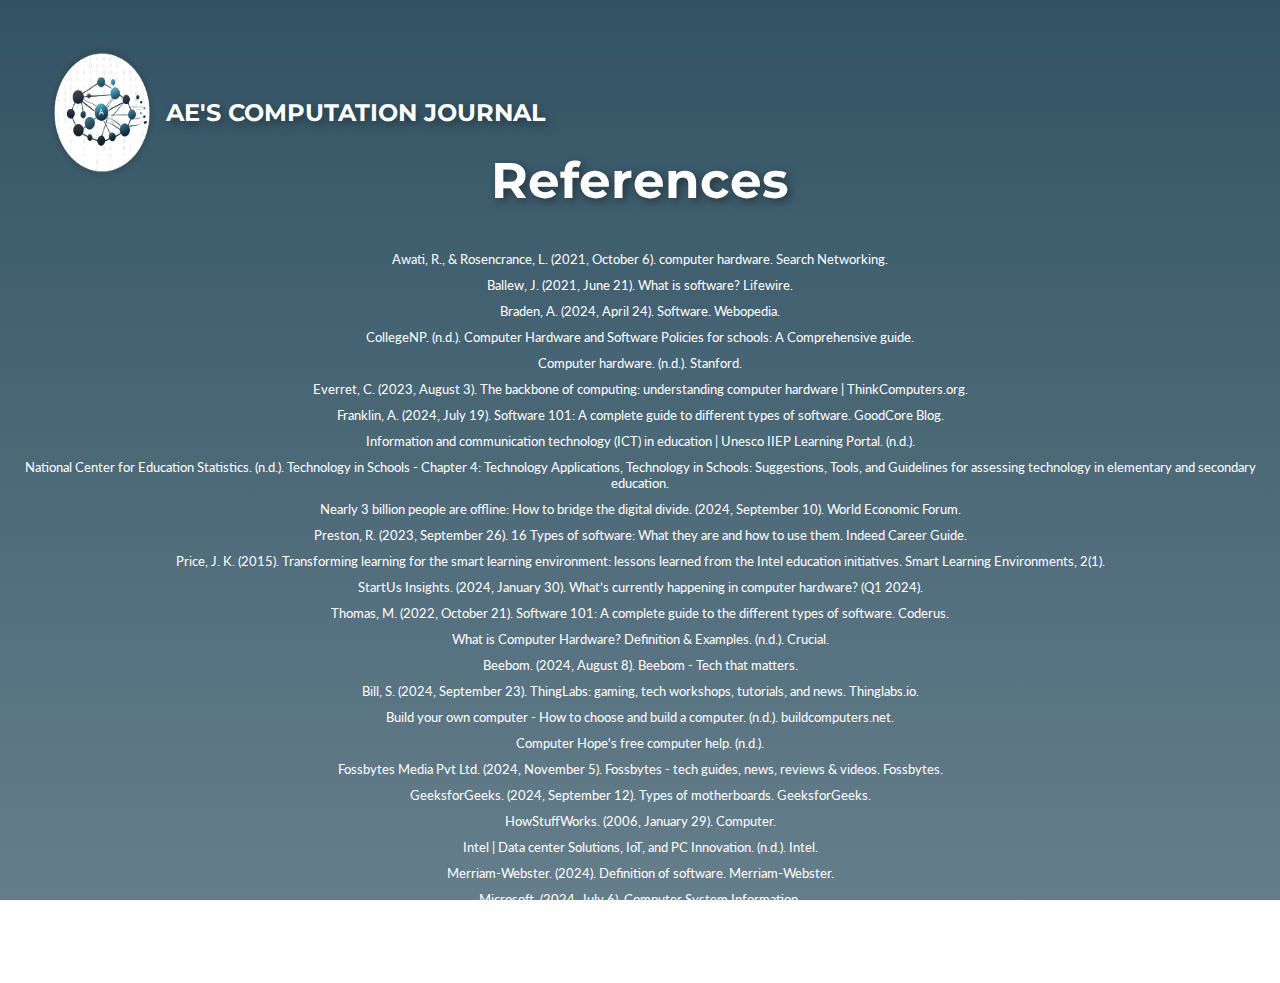
<file: References.html>
<!DOCTYPE html>
<html lang="en">

<head>
    <meta charset="UTF-8">
    <meta name="viewport" content="width=device-width, initial-scale=1.0">
    <link rel="icon" href="Logo.png">
    <title>REFERENCES</title>
    <link href="https://fonts.googleapis.com/css2?family=Montserrat:wght@700&family=Lato:wght@400&display=swap" rel="stylesheet">
    <link rel="stylesheet" href="pageFormat.css">
    <style>
        .logo {
            position: absolute;
        }
        .center {
            font-family: 'Lato', sans-serif;
            text-align: center;
            margin-left: 15px; 
            margin-right: 15px;
            font-size: small;
            margin-top: 30px;
            padding: 10px;
            margin-bottom: 20px;
            width: 100%; 
            overflow-y: auto;
            flex-grow: 1;
        }
        a {
            color: white;
            text-decoration: none;
        }
        a:hover {
            color: #3498db;
        }
        ul {
            list-style-type: none;
            padding-left: 0;
            margin: 0;
        }
        li {
            margin-bottom: 10px;
        }
    </style>
</head>

<body>
    
    <div class="logo">
        <a href="index.html">
            <img src="Logo.png" alt="Logo">
        </a>
        <span>AE'S COMPUTATION JOURNAL</span>
    </div>

    <div class="title">References</div>

    <div class="center">
        <ul>
            <li>
                <a href="https://www.techtarget.com/searchnetworking/definition/hardware">
                    Awati, R., & Rosencrance, L. (2021, October 6). computer hardware. Search Networking.
                </a>
            </li>
            <li>
                <a href="https://www.lifewire.com/what-is-software-4153107">
                    Ballew, J. (2021, June 21). What is software? Lifewire.
                </a>
            </li>
            <li>
                <a href="https://www.webopedia.com/definitions/software/">
                    Braden, A. (2024, April 24). Software. Webopedia.
                </a>
            </li>
            <li>
                <a href="https://www.collegenp.com/article/computer-hardware-and-software-policies-for-schools">
                    CollegeNP. (n.d.). Computer Hardware and Software Policies for schools: A Comprehensive guide.
                </a>
            </li>
            <li>
                <a href="https://web.stanford.edu/class/cs101/hardware-1.html">
                    Computer hardware. (n.d.). Stanford.
                </a>
            </li>
            <li>
                <a href="https://thinkcomputers.org/the-backbone-of-computing-understanding-computer-hardware/">
                    Everret, C. (2023, August 3). The backbone of computing: understanding computer hardware | ThinkComputers.org.
                </a>
            </li>
            <li>
                <a href="https://www.goodcore.co.uk/blog/types-of-software/">
                    Franklin, A. (2024, July 19). Software 101: A complete guide to different types of software. GoodCore Blog.
                </a>
            </li>
            <li>
                <a href="https://learningportal.iiep.unesco.org/en/issue-briefs/improve-learning/information-and-communication-technology-ict-in-education">
                    Information and communication technology (ICT) in education | Unesco IIEP Learning Portal. (n.d.).
                </a>
            </li>
            <li>
                <a href="https://nces.ed.gov/pubs2003/tech_schools/chapter4.asp">
                    National Center for Education Statistics. (n.d.). Technology in Schools - Chapter 4: Technology Applications, Technology in Schools: Suggestions, Tools, and Guidelines for assessing technology in elementary and secondary education.
                </a>
            </li>
            <li>
                <a href="https://www.weforum.org/stories/2022/05/nearly-3-billion-people-are-offline-how-to-bridge-the-digital-divide/">
                    Nearly 3 billion people are offline: How to bridge the digital divide. (2024, September 10). World Economic Forum.
                </a>
            </li>
            <li>
                <a href="https://www.indeed.com/career-advice/career-development/types-of-software">
                    Preston, R. (2023, September 26). 16 Types of software: What they are and how to use them. Indeed Career Guide.
                </a>
            </li>
            <li>
                <a href="https://doi.org/10.1186/s40561-015-0022-y">
                    Price, J. K. (2015). Transforming learning for the smart learning environment: lessons learned from the Intel education initiatives. Smart Learning Environments, 2(1).
                </a>
            </li>
            <li>
                <a href="https://www.startus-insights.com/innovators-guide/whats-currently-happening-in-computer-hardware/">
                    StartUs Insights. (2024, January 30). What’s currently happening in computer hardware? (Q1 2024).
                </a>
            </li>
            <li>
                <a href="https://www.coderus.com/software-101-a-complete-guide-to-the-different-types-of-software/">
                    Thomas, M. (2022, October 21). Software 101: A complete guide to the different types of software. Coderus.
                </a>
            </li>
            <li>
                <a href="https://www.crucial.com/articles/pc-builders/what-is-computer-hardware">
                    What is Computer Hardware? Definition & Examples. (n.d.). Crucial.
                </a>
            </li>
            <li>
                <a href="https://beebom.com/">
                    Beebom. (2024, August 8). Beebom - Tech that matters.
                </a>
            </li>
            <li>
                <a href="https://thinglabs.io/">
                    Bill, S. (2024, September 23). ThingLabs: gaming, tech workshops, tutorials, and news. Thinglabs.io.
                </a>
            </li>
            <li>
                <a href="https://www.buildcomputers.net/">
                    Build your own computer - How to choose and build a computer. (n.d.). buildcomputers.net.
                </a>
            </li>
            <li>
                <a href="https://www.computerhope.com/">
                    Computer Hope's free computer help. (n.d.).
                </a>
            </li>
            <li>
                <a href="https://fossbytes.com/">
                    Fossbytes Media Pvt Ltd. (2024, November 5). Fossbytes - tech guides, news, reviews & videos. Fossbytes.
                </a>
            </li>
            <li>
                <a href="https://www.geeksforgeeks.org/types-of-motherboards/">
                    GeeksforGeeks. (2024, September 12). Types of motherboards. GeeksforGeeks.
                </a>
            </li>
            <li>
                <a href="https://computer.howstuffworks.com/">
                    HowStuffWorks. (2006, January 29). Computer.
                </a>
            </li>
            <li>
                <a href="https://www.intel.com/content/www/us/en/homepage.html">
                    Intel | Data center Solutions, IoT, and PC Innovation. (n.d.). Intel.
                </a>
            </li>
            <li>
                <a href="https://www.merriam-webster.com/dictionary/software">
                    Merriam-Webster. (2024). Definition of software. Merriam-Webster.
                </a>
            </li>
            <li>
                <a href="https://learn.microsoft.com/en-us/windows/win32/sysinfo/computer-system-information">
                    Microsoft. (2024, July 6). Computer System Information.
                </a>
            </li>
        </ul>
    </div>

    <footer>Copyright &copy; 2024 by AE's Computation Journal</footer>

</body>

</html>
</file>
<file: pageFormat.css>
body {
    background: linear-gradient(to top, #ffffff, #325364);
    background-size: 400% 400%; 
    background-attachment: fixed;
    display: flex;
    flex-direction: column;
    align-items: center;
    min-height: 100vh;
    padding: 0;
    overflow-x: hidden;
}
* {
    margin: 0%;
    padding: 0%;
}
.logo {
    position: fixed;
    top: 0%;
    left: 3%;
    display: flex;
    align-items: center;
    padding: 0%;
    margin: 0%;
    width: 100%;
    height: 25%;
}
.logo a{
    height: 100%;
    width: 10%;
}
.logo img {
    height: 100%;
    width: 100%;
    margin-right: 10px;
}
.logo img:hover {
    transform: translateY(-5px);
    animation-duration: 5s;
    color: #ffffff;
}
.logo span {
    font-family: 'Montserrat', sans-serif;
    font-size: 24px;
    font-weight: bold;
    color: #ffffff;
    text-shadow: 3px 3px 8px rgba(15, 15, 15, 0.5);
}
.title {
    font-family: 'Montserrat', sans-serif;
    margin-top: 150px;
    font-size: 50px;
    font-weight: bold;
    color: #ffffff;
    text-shadow: 3px 3px 8px rgba(15, 15, 15, 0.5);
}
footer {
    font-family: 'Times New Roman', sans-serif;
    text-align: center;
    font-size: 14px;
    color: #ffffff;
    margin-top: auto;
    padding: 10px 0;
    width: 100%;
}
</file>
<file: portfolioPageStyle.css>
* {
    margin: 0%;
    padding: 0%;
}
.logo {
    position: fixed;
    top: 0%;
    left: 3%;
    display: flex;
    align-items: center;
    padding: 0%;
    margin: 0%;
    width: 100%;
    height: 25%;
}
img {
    height: 100%;
    width: 100%;
}
.logo a{
    height: 100%;
    width: 10%;
}
.logo img {
    height: 100%;
    width: 100%;
    margin-right: 10px;
    
}
.logo img:hover {
    transform: translateY(-5px);
    color: #325364;
}
.logo span {
    font-family: 'Montserrat', sans-serif;
    font-size: 24px;
    font-weight: bold;
    color: #ffffff;
    text-shadow: 3px 3px 8px rgba(15, 15, 15, 0.5);
}
.container {
    height: 100%;
    width: 100%;
}
</file>
